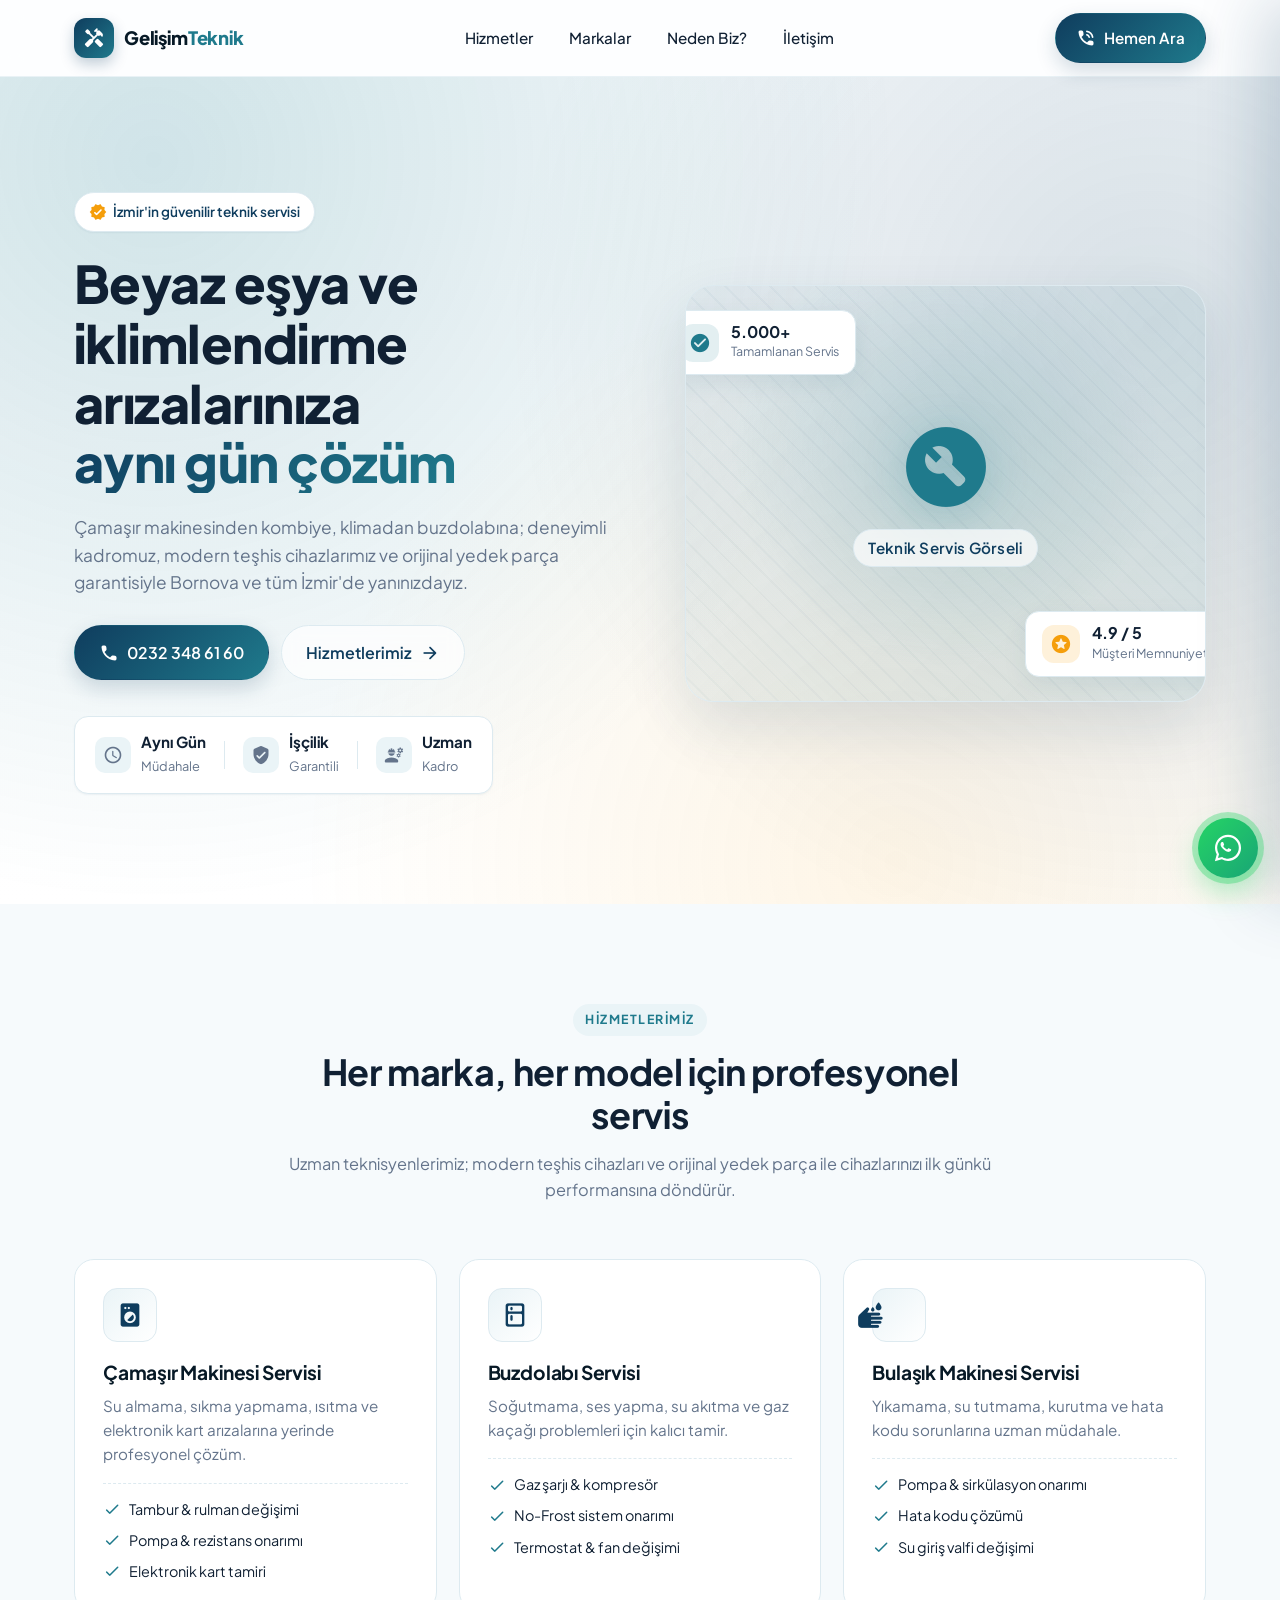
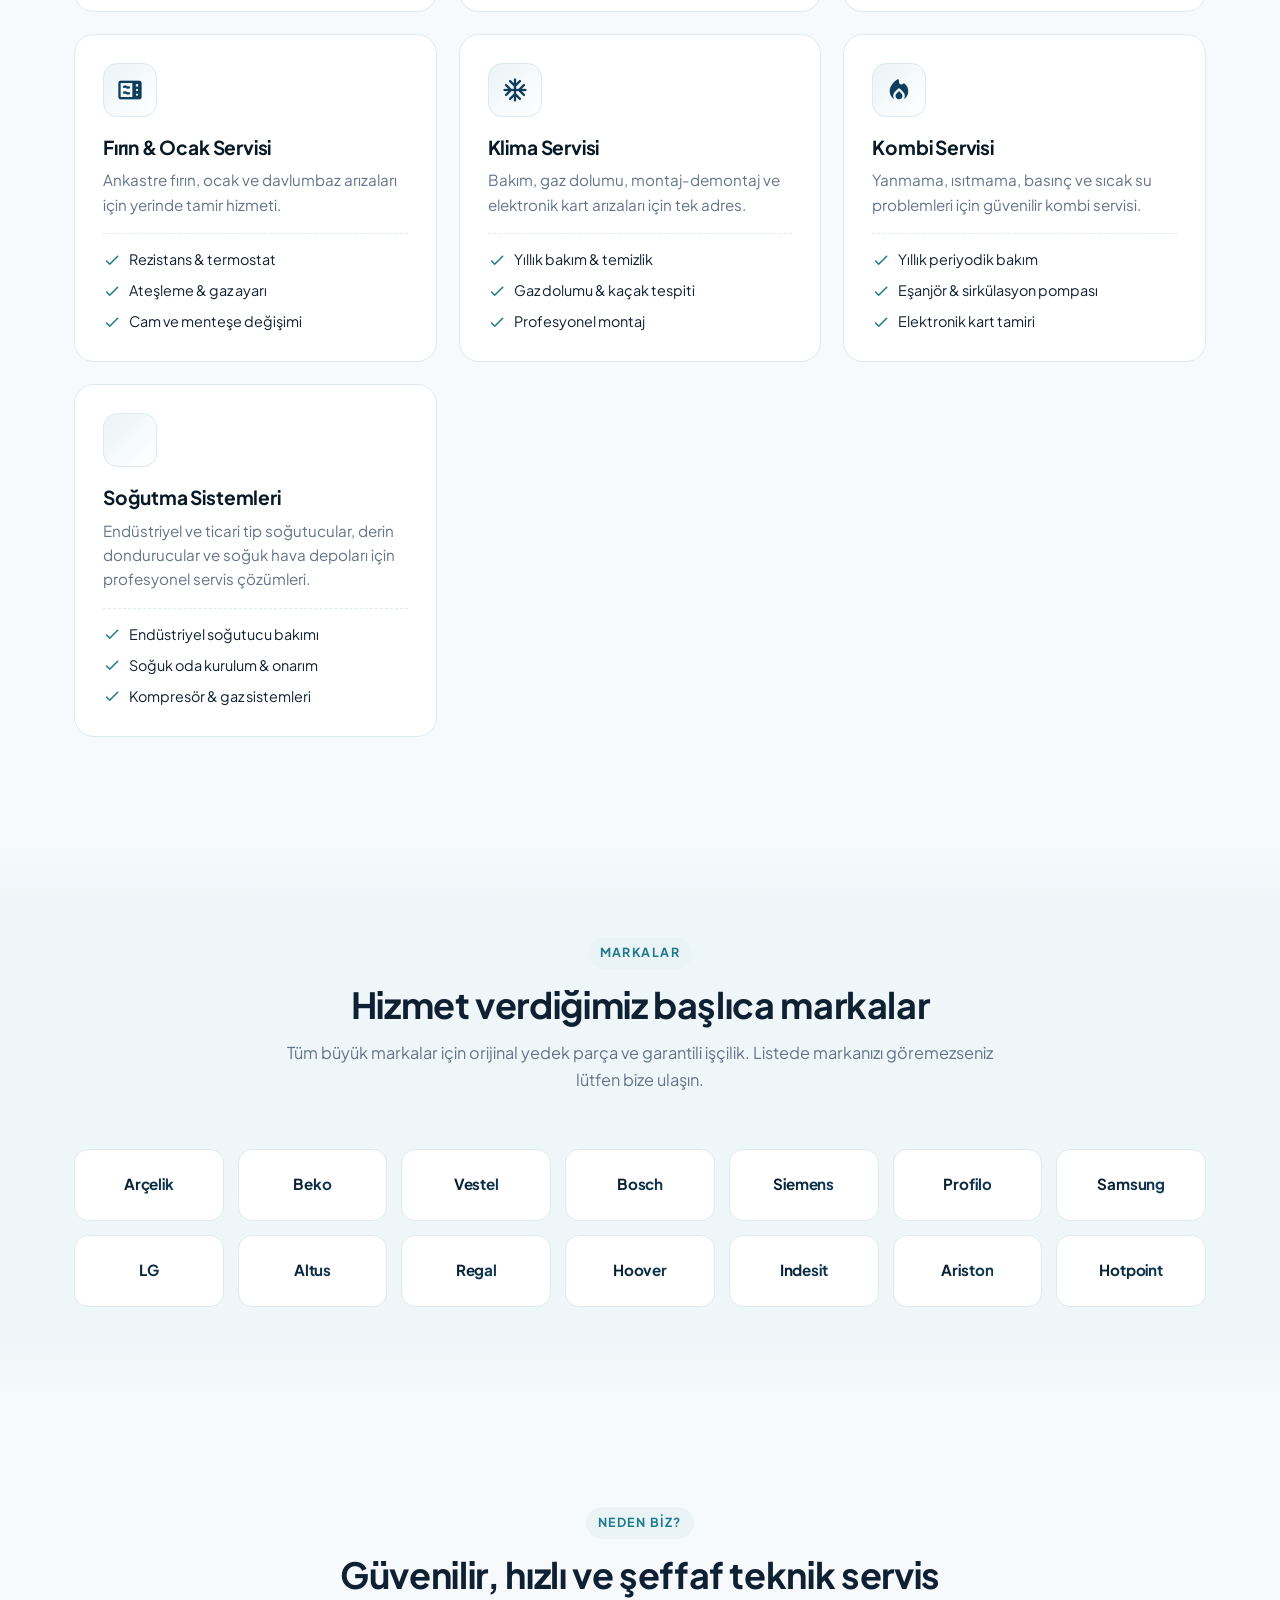
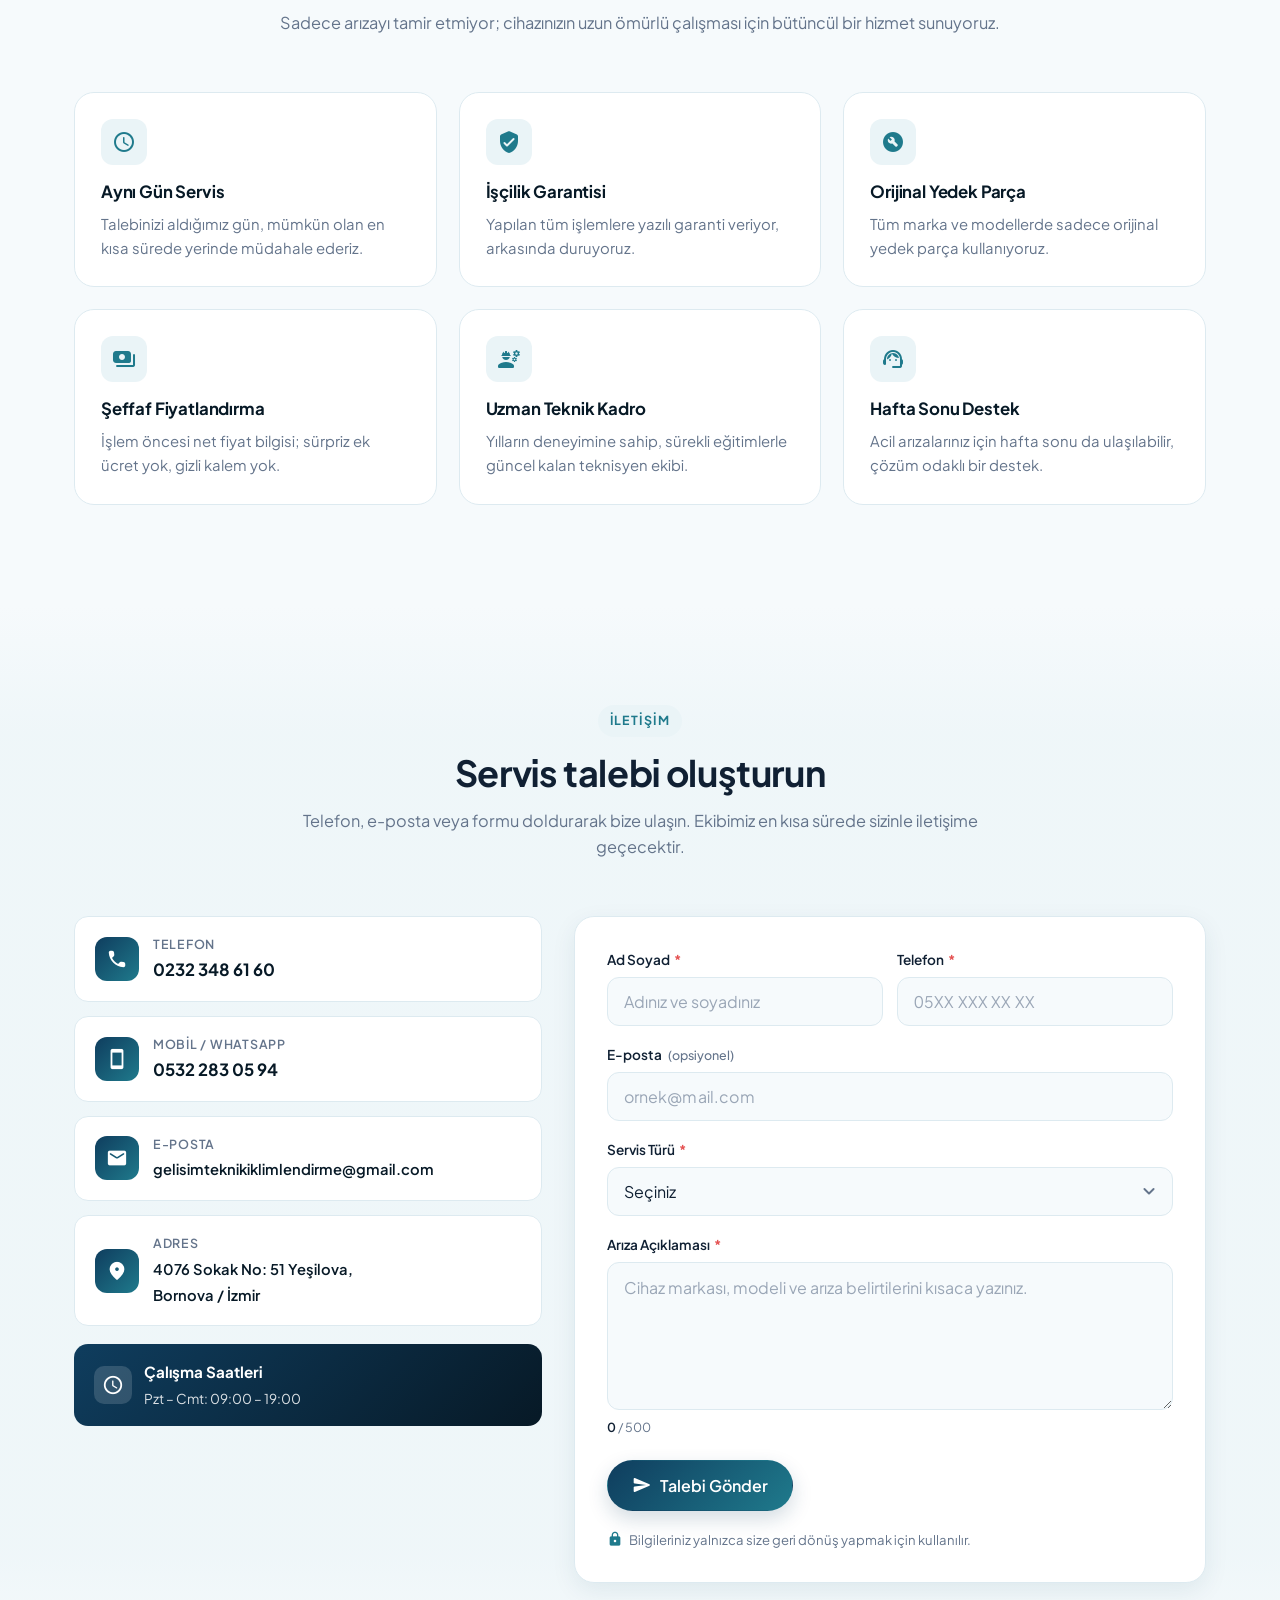
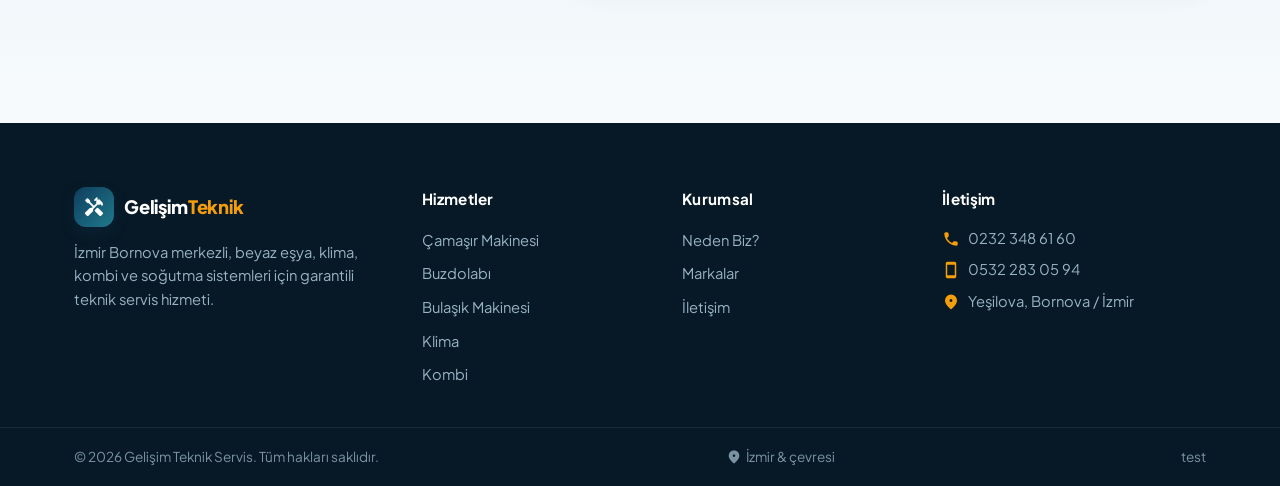
<file: index.html>
<!DOCTYPE html>
<html lang="tr">
<head>
  <meta charset="UTF-8" />
  <meta name="viewport" content="width=device-width, initial-scale=1.0" />
  <title>Gelişim Teknik Servis | İzmir Beyaz Eşya, Klima ve Kombi Servisi</title>
  <meta
    name="description"
    content="Gelişim Teknik Servis – İzmir Bornova merkezli, beyaz eşya, klima, kombi ve soğutma sistemleri için garantili, hızlı ve uzman teknik servis hizmeti."
  />

  <!-- Plus Jakarta Sans -->
  <link rel="preconnect" href="https://fonts.googleapis.com" />
  <link rel="preconnect" href="https://fonts.gstatic.com" crossorigin />
  <link
    href="https://fonts.googleapis.com/css2?family=Plus+Jakarta+Sans:wght@400;500;600;700;800&display=swap"
    rel="stylesheet"
  />

  <!-- Material Icons Round -->
  <link
    href="https://fonts.googleapis.com/icon?family=Material+Icons+Round"
    rel="stylesheet"
  />

  <!-- AOS -->
  <link href="https://unpkg.com/aos@2.3.1/dist/aos.css" rel="stylesheet" />

  <link rel="stylesheet" href="./assets/css/main.css" />
</head>
<body>
  <!-- ============ HEADER ============ -->
  <header class="site-header">
    <div class="container header-inner">
      <a href="#" class="logo" aria-label="Gelişim Teknik Servis">
        <span class="logo-mark">
          <i class="material-icons-round">handyman</i>
        </span>
        <span class="logo-text">
          Gelişim<span class="logo-text-accent">Teknik</span>
        </span>
      </a>

      <nav class="nav" aria-label="Ana menü">
        <a href="#hizmetler">Hizmetler</a>
        <a href="#markalar">Markalar</a>
        <a href="#neden-biz">Neden Biz?</a>
        <a href="#iletisim">İletişim</a>
      </nav>

      <a href="tel:02323486160" class="btn btn-primary header-cta">
        <i class="material-icons-round">phone_in_talk</i>
        Hemen Ara
      </a>

      <!-- Hamburger button (mobil) -->
      <button
        class="hamburger"
        type="button"
        id="hamburgerBtn"
        aria-label="Menüyü aç"
        aria-controls="mobileMenu"
        aria-expanded="false"
      >
        <span></span>
        <span></span>
        <span></span>
      </button>
    </div>
  </header>

  <!-- ============ MOBİL MENÜ ============ -->
  <div class="mobile-menu-backdrop" id="mobileMenuBackdrop" aria-hidden="true"></div>

  <aside class="mobile-menu" id="mobileMenu" aria-label="Mobil menü" aria-hidden="true">
    <div class="mobile-menu-head">
      <a href="#" class="logo" aria-label="Gelişim Teknik Servis">
        <span class="logo-mark">
          <i class="material-icons-round">handyman</i>
        </span>
        <span class="logo-text">
          Gelişim<span class="logo-text-accent">Teknik</span>
        </span>
      </a>
      <button
        class="mobile-menu-close"
        type="button"
        id="mobileMenuClose"
        aria-label="Menüyü kapat"
      >
        <i class="material-icons-round">close</i>
      </button>
    </div>

    <nav class="mobile-nav" aria-label="Ana menü mobil">
      <a href="#hizmetler" class="mobile-nav-link">
        <i class="material-icons-round">build</i>
        <span>Hizmetler</span>
        <i class="material-icons-round arrow">chevron_right</i>
      </a>
      <a href="#markalar" class="mobile-nav-link">
        <i class="material-icons-round">verified</i>
        <span>Markalar</span>
        <i class="material-icons-round arrow">chevron_right</i>
      </a>
      <a href="#neden-biz" class="mobile-nav-link">
        <i class="material-icons-round">workspace_premium</i>
        <span>Neden Biz?</span>
        <i class="material-icons-round arrow">chevron_right</i>
      </a>
      <a href="#iletisim" class="mobile-nav-link">
        <i class="material-icons-round">mail</i>
        <span>İletişim</span>
        <i class="material-icons-round arrow">chevron_right</i>
      </a>
    </nav>

    <div class="mobile-menu-cta">
      <a href="tel:02323486160" class="btn btn-primary btn-lg mobile-cta-btn">
        <i class="material-icons-round">phone_in_talk</i>
        0232 348 61 60
      </a>
      <a
        href="https://wa.me/905322830594"
        target="_blank"
        rel="noopener"
        class="btn btn-ghost btn-lg mobile-cta-btn mobile-cta-wa"
      >
        <i class="material-icons-round">chat</i>
        WhatsApp ile Yaz
      </a>
    </div>

    <div class="mobile-menu-info">
      <div class="mobile-info-item">
        <i class="material-icons-round">place</i>
        <span>4076 Sokak No:51 Yeşilova, Bornova / İzmir</span>
      </div>
      <div class="mobile-info-item">
        <i class="material-icons-round">schedule</i>
        <span>Pzt – Cmt: 09:00 – 19:00</span>
      </div>
    </div>
  </aside>

  <!-- ============ HERO ============ -->
  <section class="hero">
    <div class="hero-bg" aria-hidden="true"></div>

    <div class="container hero-inner">
      <div class="hero-content" data-aos="fade-right" data-aos-duration="800">
        <span class="badge">
          <i class="material-icons-round">verified</i>
          İzmir'in güvenilir teknik servisi
        </span>

        <h1>
          Beyaz eşya ve iklimlendirme arızalarınıza
          <span class="hl">aynı gün çözüm</span>
        </h1>

        <p class="hero-desc">
          Çamaşır makinesinden kombiye, klimadan buzdolabına;
          deneyimli kadromuz, modern teşhis cihazlarımız ve orijinal
          yedek parça garantisiyle Bornova ve tüm İzmir'de yanınızdayız.
        </p>

        <div class="hero-cta">
          <a href="tel:02323486160" class="btn btn-primary btn-lg">
            <i class="material-icons-round">phone</i>
            0232 348 61 60
          </a>
          <a href="#hizmetler" class="btn btn-ghost btn-lg">
            Hizmetlerimiz
            <i class="material-icons-round">arrow_forward</i>
          </a>
        </div>

        <div class="hero-meta">
          <div class="meta-item">
            <span class="meta-icon"><i class="material-icons-round">schedule</i></span>
            <div>
              <strong>Aynı Gün</strong>
              <span>Müdahale</span>
            </div>
          </div>
          <div class="meta-divider" aria-hidden="true"></div>
          <div class="meta-item">
            <span class="meta-icon"><i class="material-icons-round">verified_user</i></span>
            <div>
              <strong>İşçilik</strong>
              <span>Garantili</span>
            </div>
          </div>
          <div class="meta-divider" aria-hidden="true"></div>
          <div class="meta-item">
            <span class="meta-icon"><i class="material-icons-round">engineering</i></span>
            <div>
              <strong>Uzman</strong>
              <span>Kadro</span>
            </div>
          </div>
        </div>
      </div>

      <div class="hero-visual" data-aos="fade-left" data-aos-duration="900">
        <div class="hero-card">
          <div class="hero-card-img">
            <i class="material-icons-round hero-card-icon">build_circle</i>
            <span class="hero-card-label">Teknik Servis Görseli</span>
          </div>

          <div class="floating-card floating-1">
            <span class="floating-icon ok">
              <i class="material-icons-round">check_circle</i>
            </span>
            <div>
              <strong>5.000+</strong>
              <span>Tamamlanan Servis</span>
            </div>
          </div>

          <div class="floating-card floating-2">
            <span class="floating-icon star">
              <i class="material-icons-round">stars</i>
            </span>
            <div>
              <strong>4.9 / 5</strong>
              <span>Müşteri Memnuniyeti</span>
            </div>
          </div>
        </div>
      </div>
    </div>
  </section>

  <!-- ============ HİZMETLER ============ -->
  <section class="section" id="hizmetler">
    <div class="container">
      <div class="section-head" data-aos="fade-up">
        <span class="eyebrow">Hizmetlerimiz</span>
        <h2>Her marka, her model için profesyonel servis</h2>
        <p>
          Uzman teknisyenlerimiz; modern teşhis cihazları ve orijinal
          yedek parça ile cihazlarınızı ilk günkü performansına döndürür.
        </p>
      </div>

      <div class="services-grid">
        <article class="service-card" data-aos="fade-up" data-aos-delay="0">
          <div class="service-icon"><i class="material-icons-round">local_laundry_service</i></div>
          <h3>Çamaşır Makinesi Servisi</h3>
          <p>Su almama, sıkma yapmama, ısıtma ve elektronik kart arızalarına yerinde profesyonel çözüm.</p>
          <ul class="fault-list">
            <li><i class="material-icons-round">check</i>Tambur & rulman değişimi</li>
            <li><i class="material-icons-round">check</i>Pompa & rezistans onarımı</li>
            <li><i class="material-icons-round">check</i>Elektronik kart tamiri</li>
          </ul>
        </article>

        <article class="service-card" data-aos="fade-up" data-aos-delay="60">
          <div class="service-icon"><i class="material-icons-round">kitchen</i></div>
          <h3>Buzdolabı Servisi</h3>
          <p>Soğutmama, ses yapma, su akıtma ve gaz kaçağı problemleri için kalıcı tamir.</p>
          <ul class="fault-list">
            <li><i class="material-icons-round">check</i>Gaz şarjı & kompresör</li>
            <li><i class="material-icons-round">check</i>No-Frost sistem onarımı</li>
            <li><i class="material-icons-round">check</i>Termostat & fan değişimi</li>
          </ul>
        </article>

        <article class="service-card" data-aos="fade-up" data-aos-delay="120">
          <div class="service-icon"><i class="material-icons-round">dishwasher_gen</i></div>
          <h3>Bulaşık Makinesi Servisi</h3>
          <p>Yıkamama, su tutmama, kurutma ve hata kodu sorunlarına uzman müdahale.</p>
          <ul class="fault-list">
            <li><i class="material-icons-round">check</i>Pompa & sirkülasyon onarımı</li>
            <li><i class="material-icons-round">check</i>Hata kodu çözümü</li>
            <li><i class="material-icons-round">check</i>Su giriş valfi değişimi</li>
          </ul>
        </article>

        <article class="service-card" data-aos="fade-up" data-aos-delay="0">
          <div class="service-icon"><i class="material-icons-round">microwave</i></div>
          <h3>Fırın & Ocak Servisi</h3>
          <p>Ankastre fırın, ocak ve davlumbaz arızaları için yerinde tamir hizmeti.</p>
          <ul class="fault-list">
            <li><i class="material-icons-round">check</i>Rezistans & termostat</li>
            <li><i class="material-icons-round">check</i>Ateşleme & gaz ayarı</li>
            <li><i class="material-icons-round">check</i>Cam ve menteşe değişimi</li>
          </ul>
        </article>

        <article class="service-card" data-aos="fade-up" data-aos-delay="60">
          <div class="service-icon"><i class="material-icons-round">ac_unit</i></div>
          <h3>Klima Servisi</h3>
          <p>Bakım, gaz dolumu, montaj-demontaj ve elektronik kart arızaları için tek adres.</p>
          <ul class="fault-list">
            <li><i class="material-icons-round">check</i>Yıllık bakım & temizlik</li>
            <li><i class="material-icons-round">check</i>Gaz dolumu & kaçak tespiti</li>
            <li><i class="material-icons-round">check</i>Profesyonel montaj</li>
          </ul>
        </article>

        <article class="service-card" data-aos="fade-up" data-aos-delay="120">
          <div class="service-icon"><i class="material-icons-round">local_fire_department</i></div>
          <h3>Kombi Servisi</h3>
          <p>Yanmama, ısıtmama, basınç ve sıcak su problemleri için güvenilir kombi servisi.</p>
          <ul class="fault-list">
            <li><i class="material-icons-round">check</i>Yıllık periyodik bakım</li>
            <li><i class="material-icons-round">check</i>Eşanjör & sirkülasyon pompası</li>
            <li><i class="material-icons-round">check</i>Elektronik kart tamiri</li>
          </ul>
        </article>

        <article class="service-card service-card-wide" data-aos="fade-up" data-aos-delay="0">
          <div class="service-icon"><i class="material-icons-round">mode_cool</i></div>
          <h3>Soğutma Sistemleri</h3>
          <p>Endüstriyel ve ticari tip soğutucular, derin dondurucular ve soğuk hava depoları için profesyonel servis çözümleri.</p>
          <ul class="fault-list">
            <li><i class="material-icons-round">check</i>Endüstriyel soğutucu bakımı</li>
            <li><i class="material-icons-round">check</i>Soğuk oda kurulum & onarım</li>
            <li><i class="material-icons-round">check</i>Kompresör & gaz sistemleri</li>
          </ul>
        </article>
      </div>
    </div>
  </section>

  <!-- ============ MARKALAR ============ -->
  <section class="section section-soft" id="markalar">
    <div class="container">
      <div class="section-head" data-aos="fade-up">
        <span class="eyebrow">Markalar</span>
        <h2>Hizmet verdiğimiz başlıca markalar</h2>
        <p>Tüm büyük markalar için orijinal yedek parça ve garantili işçilik. Listede markanızı göremezseniz lütfen bize ulaşın.</p>
      </div>

      <div class="brands-grid" data-aos="fade-up">
        <div class="brand-chip"><span>Arçelik</span></div>
        <div class="brand-chip"><span>Beko</span></div>
        <div class="brand-chip"><span>Vestel</span></div>
        <div class="brand-chip"><span>Bosch</span></div>
        <div class="brand-chip"><span>Siemens</span></div>
        <div class="brand-chip"><span>Profilo</span></div>
        <div class="brand-chip"><span>Samsung</span></div>
        <div class="brand-chip"><span>LG</span></div>
        <div class="brand-chip"><span>Altus</span></div>
        <div class="brand-chip"><span>Regal</span></div>
        <div class="brand-chip"><span>Hoover</span></div>
        <div class="brand-chip"><span>Indesit</span></div>
        <div class="brand-chip"><span>Ariston</span></div>
        <div class="brand-chip"><span>Hotpoint</span></div>
      </div>
    </div>
  </section>

  <!-- ============ NEDEN BİZ ============ -->
  <section class="section" id="neden-biz">
    <div class="container">
      <div class="section-head" data-aos="fade-up">
        <span class="eyebrow">Neden Biz?</span>
        <h2>Güvenilir, hızlı ve şeffaf teknik servis</h2>
        <p>Sadece arızayı tamir etmiyor; cihazınızın uzun ömürlü çalışması için bütüncül bir hizmet sunuyoruz.</p>
      </div>

      <div class="benefits-grid">
        <div class="benefit-card" data-aos="fade-up" data-aos-delay="0">
          <span class="benefit-icon"><i class="material-icons-round">schedule</i></span>
          <h4>Aynı Gün Servis</h4>
          <p>Talebinizi aldığımız gün, mümkün olan en kısa sürede yerinde müdahale ederiz.</p>
        </div>
        <div class="benefit-card" data-aos="fade-up" data-aos-delay="60">
          <span class="benefit-icon"><i class="material-icons-round">verified_user</i></span>
          <h4>İşçilik Garantisi</h4>
          <p>Yapılan tüm işlemlere yazılı garanti veriyor, arkasında duruyoruz.</p>
        </div>
        <div class="benefit-card" data-aos="fade-up" data-aos-delay="120">
          <span class="benefit-icon"><i class="material-icons-round">build_circle</i></span>
          <h4>Orijinal Yedek Parça</h4>
          <p>Tüm marka ve modellerde sadece orijinal yedek parça kullanıyoruz.</p>
        </div>
        <div class="benefit-card" data-aos="fade-up" data-aos-delay="0">
          <span class="benefit-icon"><i class="material-icons-round">payments</i></span>
          <h4>Şeffaf Fiyatlandırma</h4>
          <p>İşlem öncesi net fiyat bilgisi; sürpriz ek ücret yok, gizli kalem yok.</p>
        </div>
        <div class="benefit-card" data-aos="fade-up" data-aos-delay="60">
          <span class="benefit-icon"><i class="material-icons-round">engineering</i></span>
          <h4>Uzman Teknik Kadro</h4>
          <p>Yılların deneyimine sahip, sürekli eğitimlerle güncel kalan teknisyen ekibi.</p>
        </div>
        <div class="benefit-card" data-aos="fade-up" data-aos-delay="120">
          <span class="benefit-icon"><i class="material-icons-round">support_agent</i></span>
          <h4>Hafta Sonu Destek</h4>
          <p>Acil arızalarınız için hafta sonu da ulaşılabilir, çözüm odaklı bir destek.</p>
        </div>
      </div>
    </div>
  </section>

  <!-- ============ İLETİŞİM ============ -->
  <section class="section section-soft" id="iletisim">
    <div class="container">
      <div class="section-head" data-aos="fade-up">
        <span class="eyebrow">İletişim</span>
        <h2>Servis talebi oluşturun</h2>
        <p>Telefon, e-posta veya formu doldurarak bize ulaşın. Ekibimiz en kısa sürede sizinle iletişime geçecektir.</p>
      </div>

      <div class="contact-grid">
        <!-- Sol kolon: bilgiler -->
        <aside class="contact-info" data-aos="fade-right">
          <div class="info-card">
            <span class="info-icon"><i class="material-icons-round">phone</i></span>
            <div>
              <span class="info-label">Telefon</span>
              <a href="tel:02323486160" class="info-value">0232 348 61 60</a>
            </div>
          </div>

          <div class="info-card">
            <span class="info-icon"><i class="material-icons-round">smartphone</i></span>
            <div>
              <span class="info-label">Mobil / WhatsApp</span>
              <a href="tel:05322830594" class="info-value">0532 283 05 94</a>
            </div>
          </div>

          <div class="info-card">
            <span class="info-icon"><i class="material-icons-round">mail</i></span>
            <div>
              <span class="info-label">E-posta</span>
              <a href="mailto:gelisimteknikiklimlendirme@gmail.com" class="info-value info-value-sm"
                >gelisimteknikiklimlendirme@gmail.com</a>
            </div>
          </div>

          <div class="info-card">
            <span class="info-icon"><i class="material-icons-round">location_on</i></span>
            <div>
              <span class="info-label">Adres</span>
              <span class="info-value info-value-sm">
                4076 Sokak No: 51 Yeşilova,<br />Bornova / İzmir
              </span>
            </div>
          </div>

          <div class="info-hours">
            <i class="material-icons-round">schedule</i>
            <div>
              <strong>Çalışma Saatleri</strong>
              <span>Pzt – Cmt: 09:00 – 19:00</span>
            </div>
          </div>
        </aside>

        <!-- Sağ kolon: form -->
        <form class="contact-form" id="contactForm" data-aos="fade-left" novalidate>
          <div class="form-row">
            <div class="form-group">
              <label for="name">Ad Soyad <span class="req">*</span></label>
              <input
                type="text"
                id="name"
                name="name"
                placeholder="Adınız ve soyadınız"
                autocomplete="name"
                minlength="3"
                maxlength="60"
                pattern="[A-Za-zÇĞİıÖŞÜçğıöşü\s'\-]{3,60}"
                oninput="this.value=this.value.replace(/[^A-Za-zÇĞİıÖŞÜçğıöşü\s'\-]/g,'')"
                required
                data-error-required="Ad soyad alanı boş bırakılamaz."
                data-error-minlength="Ad soyad en az 3 karakter olmalıdır."
                data-error-pattern="Lütfen geçerli bir ad soyad giriniz (sadece harfler)."
              />
              <span class="form-error" data-error-for="name"></span>
            </div>

            <div class="form-group">
              <label for="phone">Telefon <span class="req">*</span></label>
              <input
                type="tel"
                id="phone"
                name="phone"
                placeholder="05XX XXX XX XX"
                autocomplete="tel"
                inputmode="numeric"
                maxlength="11"
                minlength="10"
                pattern="0[0-9]{9,10}"
                oninput="this.value=this.value.replace(/\D/g,'').slice(0,11)"
                onkeydown="if(['e','E','+','-','.',',',' '].includes(event.key))event.preventDefault()"
                required
                data-error-required="Telefon numarası boş bırakılamaz."
                data-error-minlength="Telefon numarası en az 10 haneli olmalıdır."
                data-error-pattern="Lütfen geçerli bir telefon numarası giriniz (örn: 05XX XXX XX XX)."
              />
              <span class="form-error" data-error-for="phone"></span>
            </div>
          </div>

          <div class="form-group">
            <label for="email">E-posta <span class="optional">(opsiyonel)</span></label>
            <input
              type="email"
              id="email"
              name="email"
              placeholder="ornek@mail.com"
              autocomplete="email"
              inputmode="email"
              maxlength="80"
              data-error-typemismatch="Lütfen geçerli bir e-posta adresi giriniz."
              data-error-pattern="Lütfen geçerli bir e-posta adresi giriniz."
              data-error-required="E-posta alanı boş bırakılamaz."
            />
            <span class="form-error" data-error-for="email"></span>
          </div>

          <div class="form-group">
            <label for="service">Servis Türü <span class="req">*</span></label>
            <div class="select-wrap">
              <select
                id="service"
                name="service"
                required
                data-error-required="Lütfen bir servis türü seçiniz."
              >
                <option value="">Seçiniz</option>
                <option>Çamaşır Makinesi</option>
                <option>Buzdolabı</option>
                <option>Bulaşık Makinesi</option>
                <option>Fırın & Ocak</option>
                <option>Klima</option>
                <option>Kombi</option>
                <option>Soğutma Sistemleri</option>
              </select>
              <i class="material-icons-round select-caret">expand_more</i>
            </div>
            <span class="form-error" data-error-for="service"></span>
          </div>

          <div class="form-group">
            <label for="message">Arıza Açıklaması <span class="req">*</span></label>
            <textarea
              id="message"
              name="message"
              rows="5"
              maxlength="500"
              minlength="10"
              placeholder="Cihaz markası, modeli ve arıza belirtilerini kısaca yazınız."
              required
              data-error-required="Lütfen arıza açıklamasını giriniz."
              data-error-minlength="Açıklama en az 10 karakter olmalıdır."
            ></textarea>
            <div class="form-meta">
              <span class="form-error" data-error-for="message"></span>
              <span class="form-counter"><span id="msgCount">0</span> / 500</span>
            </div>
          </div>

          <button type="submit" class="btn btn-primary btn-lg form-submit">
            <i class="material-icons-round">send</i>
            Talebi Gönder
          </button>

          <p class="form-success" id="formSuccess">
            <i class="material-icons-round">check_circle</i>
            Talebiniz alındı. En kısa sürede sizinle iletişime geçeceğiz.
          </p>

          <p class="form-note">
            <i class="material-icons-round">lock</i>
            Bilgileriniz yalnızca size geri dönüş yapmak için kullanılır.
          </p>
        </form>
      </div>
    </div>
  </section>

  <!-- ============ FOOTER ============ -->
  <footer class="site-footer">
    <div class="container footer-inner">
      <div class="footer-brand">
        <a href="#" class="logo logo-light">
          <span class="logo-mark"><i class="material-icons-round">handyman</i></span>
          <span class="logo-text">Gelişim<span class="logo-text-accent">Teknik</span></span>
        </a>
        <p>İzmir Bornova merkezli, beyaz eşya, klima, kombi ve soğutma sistemleri için garantili teknik servis hizmeti.</p>
      </div>

      <div class="footer-col">
        <h5>Hizmetler</h5>
        <ul>
          <li><a href="#hizmetler">Çamaşır Makinesi</a></li>
          <li><a href="#hizmetler">Buzdolabı</a></li>
          <li><a href="#hizmetler">Bulaşık Makinesi</a></li>
          <li><a href="#hizmetler">Klima</a></li>
          <li><a href="#hizmetler">Kombi</a></li>
        </ul>
      </div>

      <div class="footer-col">
        <h5>Kurumsal</h5>
        <ul>
          <li><a href="#neden-biz">Neden Biz?</a></li>
          <li><a href="#markalar">Markalar</a></li>
          <li><a href="#iletisim">İletişim</a></li>
        </ul>
      </div>

      <div class="footer-col">
        <h5>İletişim</h5>
        <ul class="footer-contact">
          <li><i class="material-icons-round">phone</i> 0232 348 61 60</li>
          <li><i class="material-icons-round">smartphone</i> 0532 283 05 94</li>
          <li><i class="material-icons-round">place</i> Yeşilova, Bornova / İzmir</li>
        </ul>
      </div>
    </div>

    <div class="footer-bottom">
      <div class="container footer-bottom-inner">
        <span>© 2026 Gelişim Teknik Servis. Tüm hakları saklıdır.</span>
        <span class="footer-region"><i class="material-icons-round">place</i> İzmir & çevresi</span>
         <span ><a href="./index-Second.html" target="_blank">test</a></span>
    </div>
    </div>
  </footer>

  <!-- ============ WHATSAPP FLOATING ============ -->
  <a
    href="https://wa.me/905322830594"
    target="_blank"
    rel="noopener"
    class="whatsapp-float"
    aria-label="WhatsApp ile iletişime geç"
  >
    <svg viewBox="0 0 32 32" width="28" height="28" aria-hidden="true">
      <path fill="currentColor" d="M19.11 17.21c-.3-.15-1.78-.88-2.06-.98-.28-.1-.48-.15-.68.15-.2.3-.78.98-.96 1.18-.18.2-.35.22-.65.07-.3-.15-1.27-.47-2.42-1.5-.9-.8-1.5-1.78-1.67-2.08-.18-.3-.02-.46.13-.61.13-.13.3-.35.45-.52.15-.18.2-.3.3-.5.1-.2.05-.37-.02-.52-.07-.15-.68-1.62-.92-2.22-.24-.6-.5-.5-.68-.5h-.58c-.2 0-.52.07-.8.37-.27.3-1.05 1.02-1.05 2.5 0 1.47 1.07 2.9 1.22 3.1.15.2 2.1 3.2 5.1 4.48.71.3 1.27.49 1.7.62.71.23 1.36.2 1.87.12.57-.08 1.78-.72 2.03-1.42.25-.7.25-1.3.18-1.43-.08-.13-.28-.2-.58-.35z" />
      <path fill="currentColor" d="M26.65 5.34A14.86 14.86 0 0 0 16.02.93C7.83.93 1.16 7.6 1.16 15.79c0 2.62.69 5.18 2 7.43L1 31.07l7.99-2.1a14.84 14.84 0 0 0 7.04 1.79h.01c8.19 0 14.86-6.66 14.86-14.86a14.78 14.78 0 0 0-4.25-10.56zM16.04 28.27h-.01c-2.22 0-4.4-.6-6.3-1.72l-.45-.27-4.74 1.24 1.27-4.62-.3-.47a12.32 12.32 0 0 1-1.9-6.64c0-6.81 5.55-12.36 12.37-12.36 3.3 0 6.4 1.29 8.74 3.62a12.27 12.27 0 0 1 3.62 8.75c0 6.81-5.55 12.37-12.3 12.37z" />
    </svg>
  </a>

  <!-- AOS -->
  <script src="https://unpkg.com/aos@2.3.1/dist/aos.js"></script>
  <script src="./assets/js/main.js"></script>

</body>
</html>
</file>
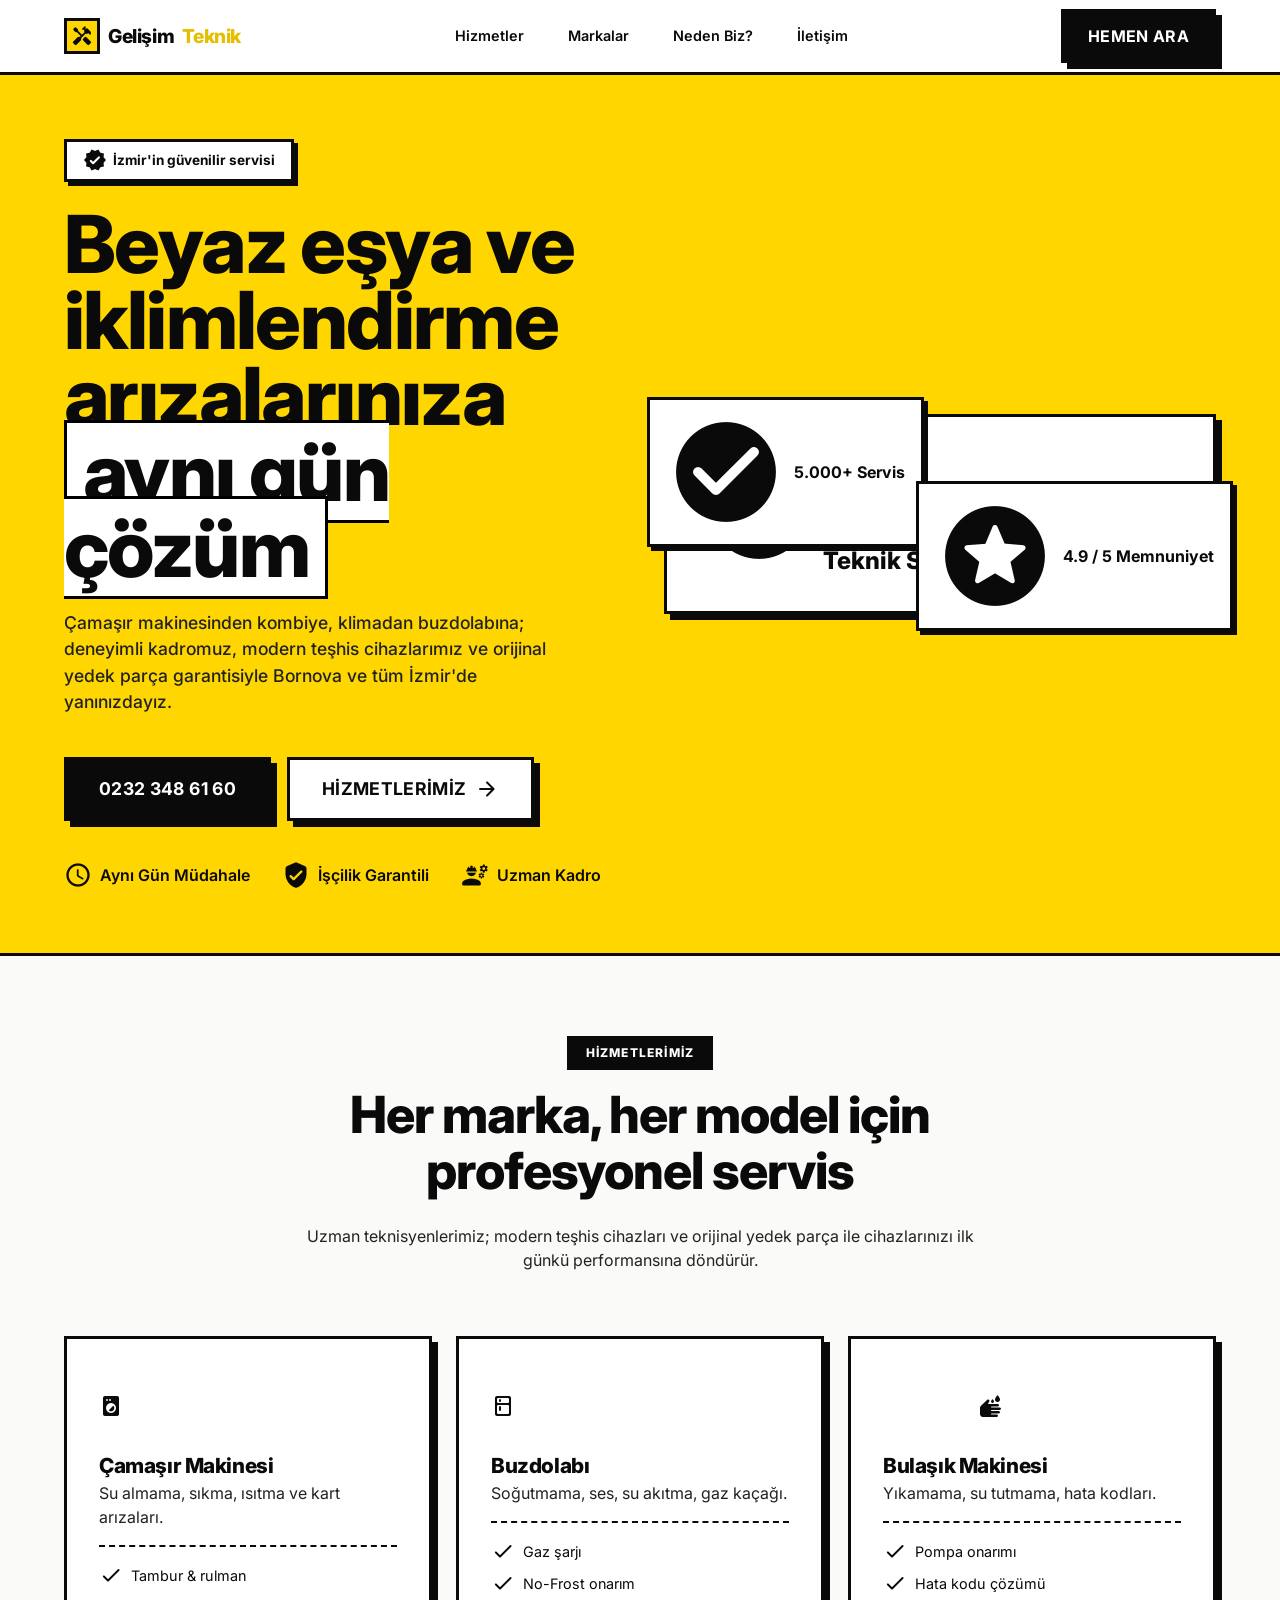
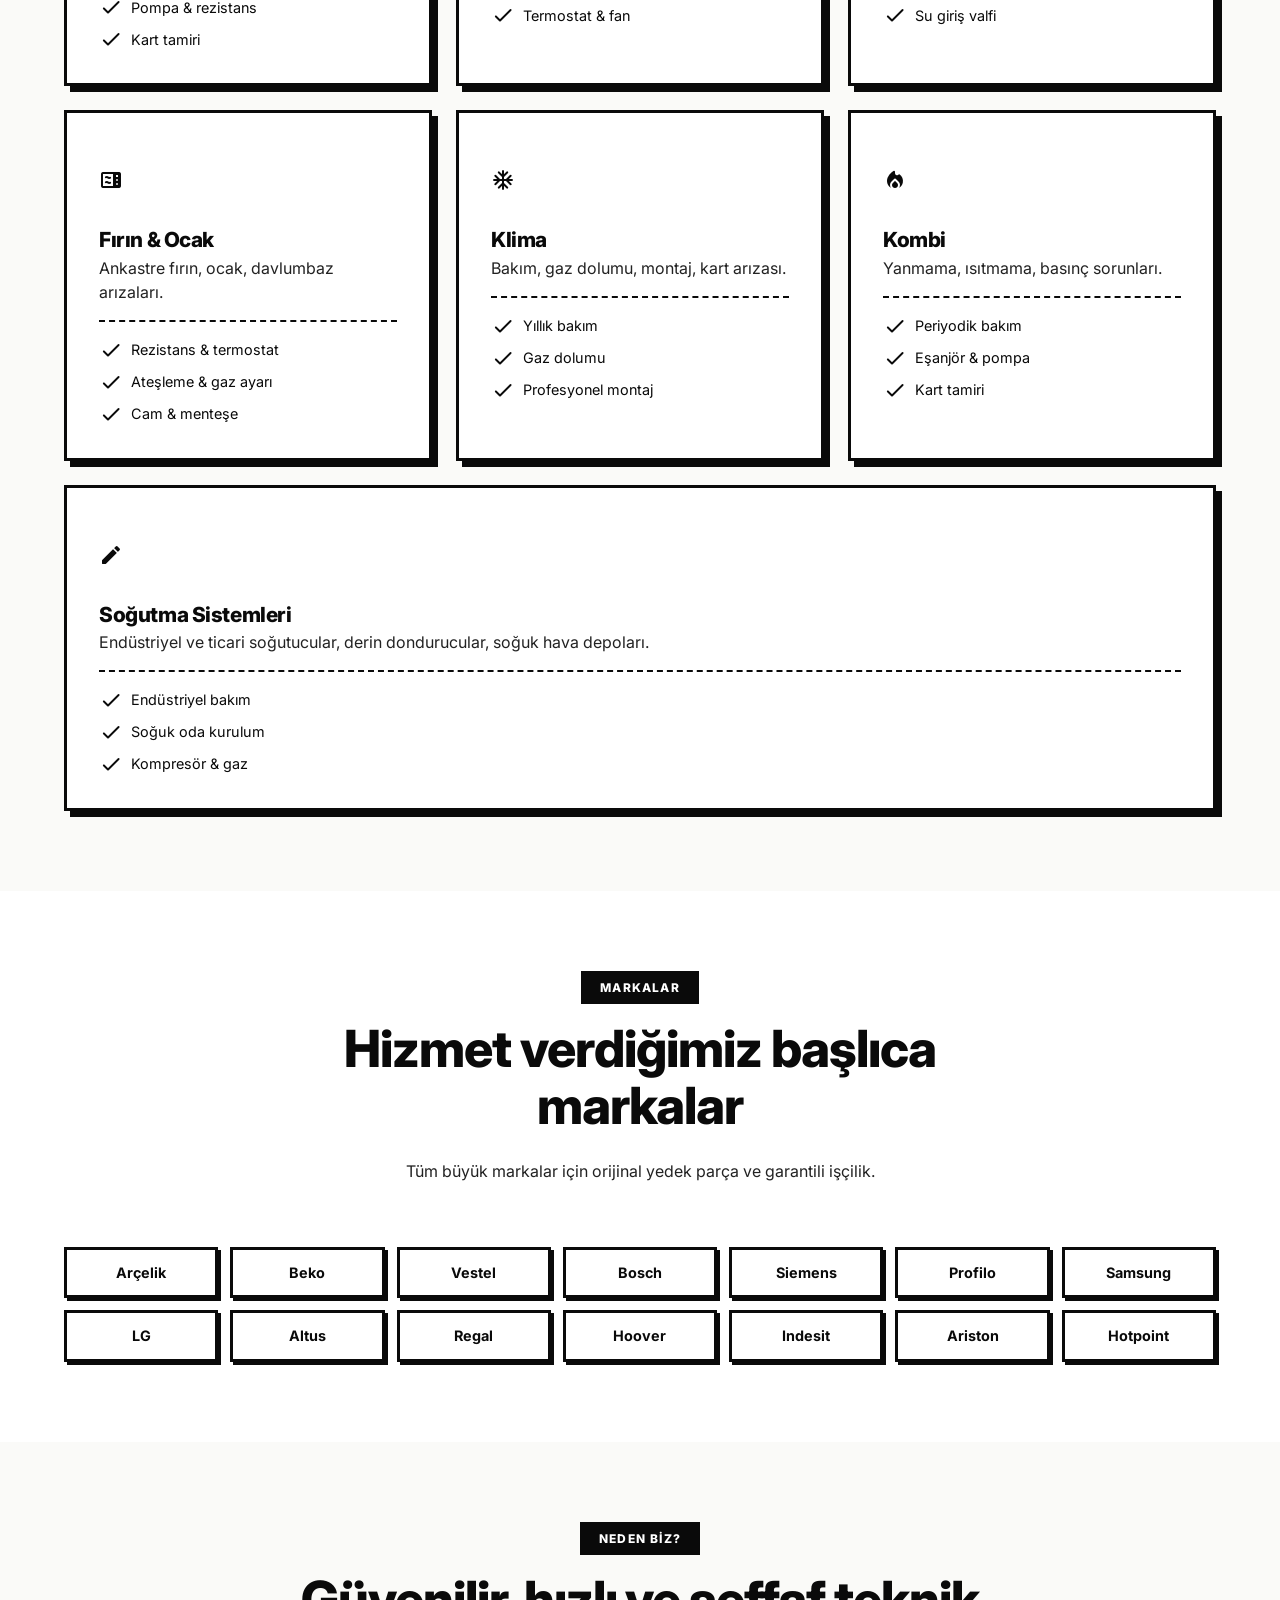
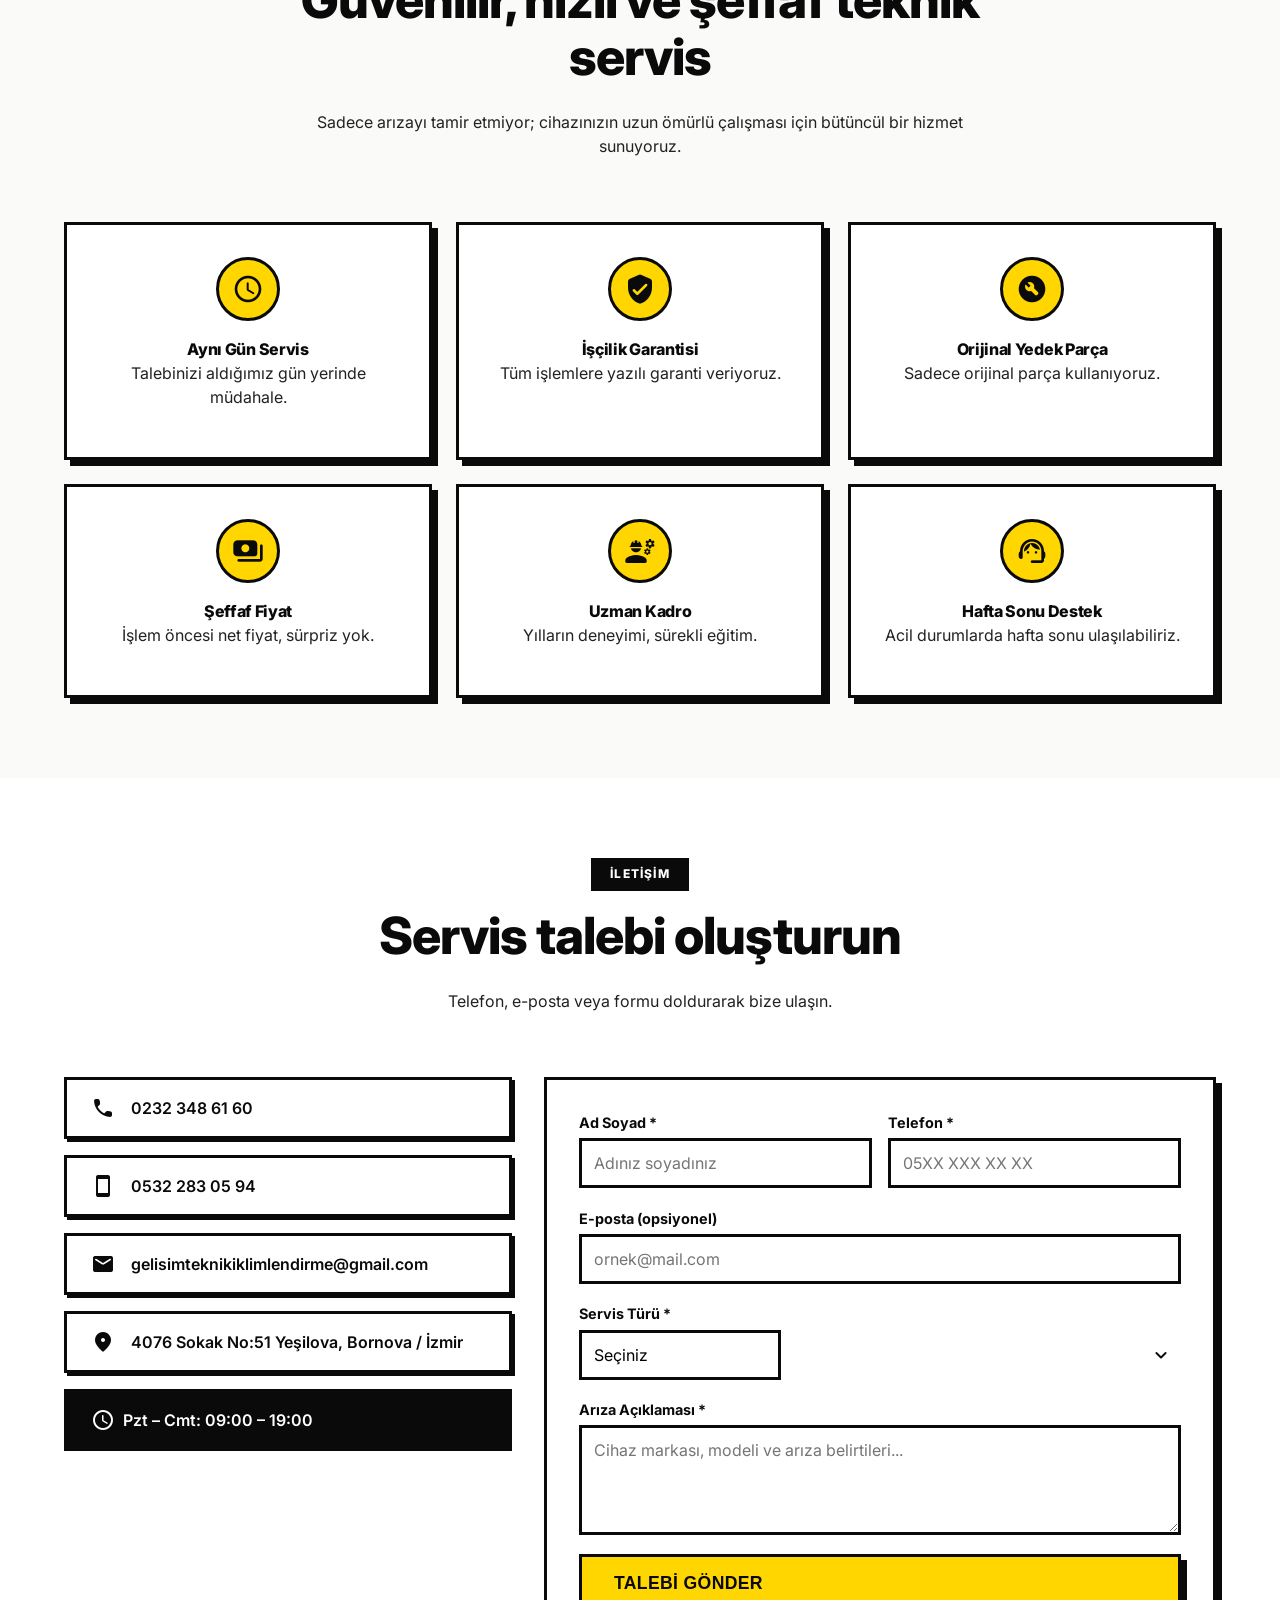
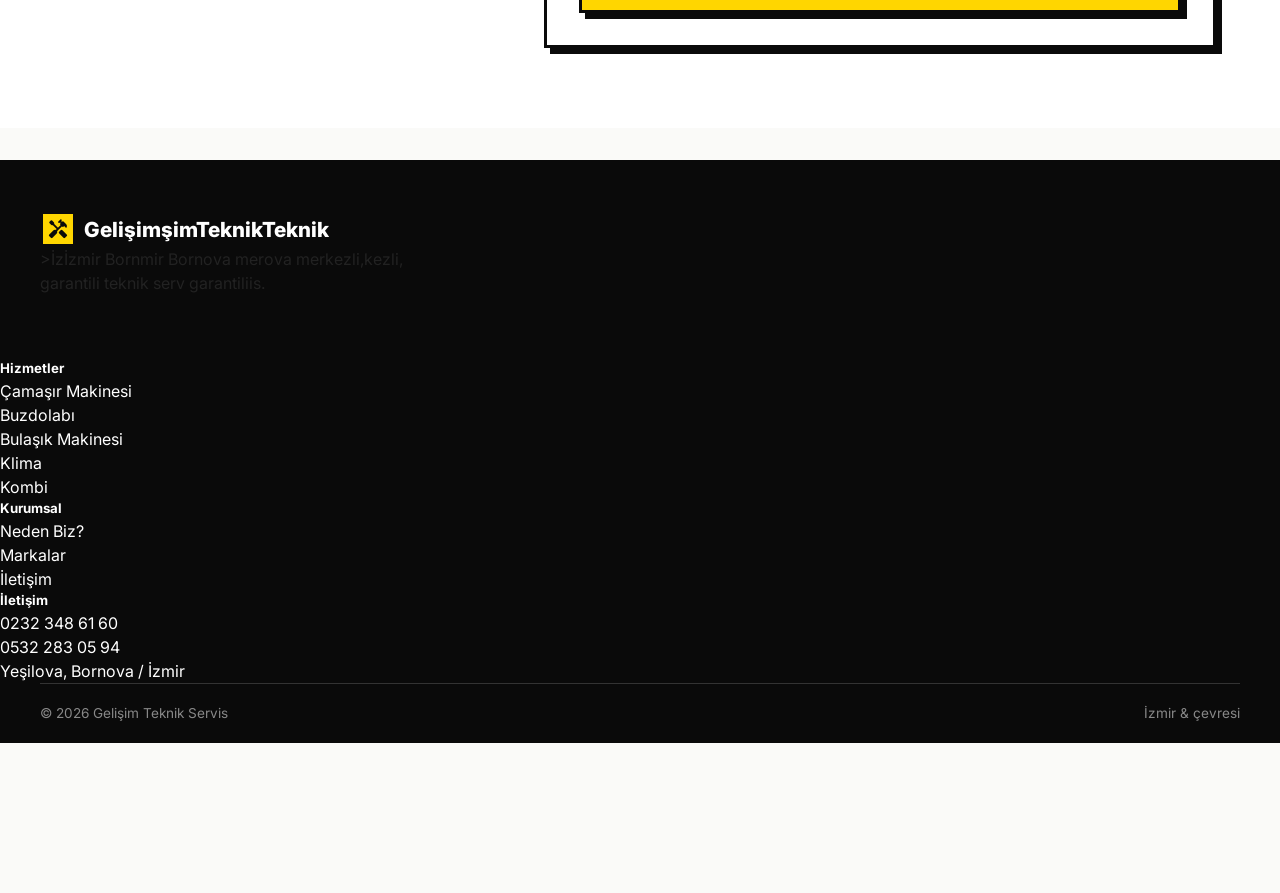
<file: index-Fourth.html>
<!DOCTYPE html>
<html lang="tr">
<head>
  <meta charset="UTF-8" />
  <meta name="viewport" content="width=device-width, initial-scale=1.0" />
  <title>Gelişim Teknik Servis | İzmir Beyaz Eşya, Klima ve Kombi Servisi</title>
  <meta name="description" content="Gelişim Teknik Servis – İzmir Bornova merkezli, beyaz eşya, klima, kombi ve soğutma sistemleri için garantili, hızlı ve uzman teknik servis hizmeti." />

  <link rel="preconnect" href="https://fonts.googleapis.com" />
  <link rel="preconnect" href="https://fonts.gstatic.com" crossorigin />
  <link href="https://fonts.googleapis.com/css2?family=Inter:opsz,wght@14..32,400;14..32,500;14..32,600;14..32,700;14..32,800&display=swap" rel="stylesheet" />

  <link href="https://fonts.googleapis.com/icon?family=Material+Icons+Round" rel="stylesheet" />
  <link href="https://unpkg.com/aos@2.3.1/dist/aos.css" rel="stylesheet" />

  <style>
    :root {
      --ink: #0a0a0a;
      --paper: #fafaf8;
      --yellow: #ffd600;
      --yellow-dark: #e6be00;
      --red: #ff3b30;
      --blue: #007aff;
      --border: 3px solid var(--ink);
      --shadow: 6px 6px 0 var(--ink);
      --shadow-hover: 10px 10px 0 var(--ink);
      --radius: 0px;
      --transition: 0.15s ease;
      --container: 1200px;
    }

    * { box-sizing: border-box; margin: 0; padding: 0; }
    html { scroll-behavior: smooth; }

    body {
      font-family: "Inter", system-ui, sans-serif;
      font-size: 16px;
      line-height: 1.5;
      color: var(--ink);
      background: var(--paper);
      -webkit-font-smoothing: antialiased;
    }

    img, svg { display: block; max-width: 100%; }
    a { color: inherit; text-decoration: none; }
    ul { list-style: none; padding: 0; }

    h1, h2, h3, h4 { font-weight: 800; color: var(--ink); letter-spacing: -0.02em; }
    h1 { font-size: clamp(2.5rem, 8vw, 5rem); line-height: 0.95; }
    h2 { font-size: clamp(1.8rem, 5vw, 3.2rem); line-height: 1.1; margin-bottom: 0.5em; }
    h3 { font-size: 1.3rem; }
    p { color: #222; margin-bottom: 1em; font-size: 1rem; }

    .container { width: 100%; max-width: var(--container); margin: 0 auto; padding: 0 1.5rem; }

    /* Buttons */
    .btn {
      display: inline-flex; align-items: center; gap: 8px;
      padding: 0.75rem 1.5rem;
      font-weight: 700; font-size: 1rem;
      border: var(--border); background: var(--ink); color: #fff;
      box-shadow: var(--shadow); transition: all var(--transition);
      text-transform: uppercase; letter-spacing: 0.02em;
      cursor: pointer; white-space: nowrap;
    }
    .btn:hover { background: var(--yellow); color: var(--ink); border-color: var(--ink); box-shadow: var(--shadow-hover); transform: translate(-2px, -2px); }
    .btn-yellow { background: var(--yellow); color: var(--ink); }
    .btn-white { background: #fff; color: var(--ink); }
    .btn-lg { padding: 1rem 2rem; font-size: 1.1rem; }

    /* Header */
    .site-header {
      border-bottom: var(--border); background: #fff;
      position: sticky; top: 0; z-index: 100;
    }
    .header-inner {
      display: flex; align-items: center; justify-content: space-between;
      height: 72px; gap: 1rem;
    }
    .logo {
      display: inline-flex; align-items: center; gap: 8px;
      font-weight: 800; font-size: 1.2rem; color: var(--ink);
      letter-spacing: -0.02em;
    }
    .logo-square {
      width: 36px; height: 36px; background: var(--yellow);
      border: var(--border); display: flex; align-items: center; justify-content: center;
    }
    .logo-square .material-icons-round { font-size: 22px; color: var(--ink); }
    .nav { display: flex; gap: 0.5rem; }
    .nav a {
      padding: 0.5rem 1rem; font-weight: 600; font-size: 0.9rem;
      border: 2px solid transparent; transition: all var(--transition);
    }
    .nav a:hover { border: 2px solid var(--ink); background: var(--yellow); }

    /* Hamburger */
    .hamburger {
      display: none; flex-direction: column; justify-content: center; align-items: center;
      gap: 5px; width: 44px; height: 44px; background: #fff; border: var(--border);
      cursor: pointer; padding: 0; transition: background var(--transition);
    }
    .hamburger span { display: block; width: 22px; height: 3px; background: var(--ink); transition: all 0.3s; }
    .hamburger.is-active span:nth-child(1) { transform: translateY(8px) rotate(45deg); }
    .hamburger.is-active span:nth-child(2) { opacity: 0; }
    .hamburger.is-active span:nth-child(3) { transform: translateY(-8px) rotate(-45deg); }

    /* Mobile Menu */
    .mobile-backdrop {
      position: fixed; inset: 0; background: rgba(0,0,0,0.7);
      z-index: 90; opacity: 0; visibility: hidden; transition: all 0.3s;
    }
    .mobile-backdrop.is-open { opacity: 1; visibility: visible; }
    .mobile-menu {
      position: fixed; top: 0; right: 0; width: min(340px, 90vw); height: 100dvh;
      background: #fff; border-left: var(--border); z-index: 95;
      transform: translateX(100%); transition: transform 0.35s ease;
      display: flex; flex-direction: column; overflow-y: auto;
    }
    .mobile-menu.is-open { transform: translateX(0); }
    .mobile-menu-head {
      display: flex; align-items: center; justify-content: space-between;
      padding: 1rem 1.5rem; border-bottom: var(--border);
    }
    .mobile-close {
      width: 40px; height: 40px; border: var(--border); background: #fff;
      cursor: pointer; display: flex; align-items: center; justify-content: center;
    }
    .mobile-nav { padding: 1rem; flex: 1; }
    .mobile-nav a {
      display: flex; align-items: center; gap: 12px; padding: 0.75rem 1rem;
      font-weight: 700; font-size: 1.1rem; border: 2px solid transparent;
      margin-bottom: 0.5rem; transition: all var(--transition);
    }
    .mobile-nav a:hover { border: 2px solid var(--ink); background: var(--yellow); }
    .mobile-nav .material-icons-round { font-size: 24px; }
    .mobile-cta { padding: 1.5rem; border-top: var(--border); }
    .mobile-cta .btn { width: 100%; justify-content: center; margin-bottom: 0.5rem; }

    /* Hero */
    .hero {
      padding: 4rem 0; background: var(--yellow);
      border-bottom: var(--border); position: relative; overflow: hidden;
    }
    .hero-inner { display: grid; grid-template-columns: 1fr 1fr; gap: 3rem; align-items: center; }
    .hero-content { display: flex; flex-direction: column; gap: 1.5rem; }
    .hero-badge {
      display: inline-flex; align-items: center; gap: 6px;
      background: #fff; border: var(--border); padding: 0.4rem 1rem;
      font-weight: 700; font-size: 0.85rem; width: fit-content;
      box-shadow: 4px 4px 0 var(--ink);
    }
    .hero-desc { font-size: 1.1rem; max-width: 500px; font-weight: 500; }
    .hero-cta { display: flex; gap: 1rem; flex-wrap: wrap; }
    .hero-meta { display: flex; gap: 2rem; margin-top: 1rem; }
    .meta-item { display: flex; align-items: center; gap: 0.5rem; font-weight: 600; }
    .meta-item .material-icons-round { font-size: 28px; }

    .hero-visual {
      border: var(--border); background: #fff; padding: 2rem;
      box-shadow: var(--shadow); position: relative;
    }
    .hero-visual .material-icons-round { font-size: 120px; }
    .floating-card {
      position: absolute; background: #fff; border: var(--border);
      padding: 0.75rem 1rem; box-shadow: 4px 4px 0 var(--ink);
      font-weight: 700; display: flex; align-items: center; gap: 0.5rem;
    }
    .floating-1 { top: -20px; left: -20px; }
    .floating-2 { bottom: -20px; right: -20px; }

    /* Sections */
    .section { padding: 5rem 0; }
    .section-head { max-width: 700px; margin: 0 auto 4rem; text-align: center; }
    .eyebrow {
      display: inline-block; font-size: 0.75rem; font-weight: 800; text-transform: uppercase;
      letter-spacing: 0.1em; background: var(--ink); color: #fff; padding: 0.3rem 1rem;
      border: var(--border); margin-bottom: 1rem;
    }

    /* Services */
    .services-grid { display: grid; grid-template-columns: repeat(3, 1fr); gap: 1.5rem; }
    .service-card {
      background: #fff; border: var(--border); padding: 2rem;
      box-shadow: var(--shadow); transition: all var(--transition);
      position: relative;
    }
    .service-card:hover { box-shadow: var(--shadow-hover); transform: translate(-3px, -3px); background: var(--yellow); }
    .service-icon { font-size: 42px; margin-bottom: 1rem; }
    .fault-list { border-top: 2px dashed var(--ink); padding-top: 1rem; margin-top: 1rem; display: flex; flex-direction: column; gap: 0.5rem; }
    .fault-list li { display: flex; align-items: center; gap: 0.5rem; font-size: 0.9rem; }
    .service-card-wide { grid-column: 1 / -1; }

    /* Brands */
    .brands-grid { display: grid; grid-template-columns: repeat(7, 1fr); gap: 0.75rem; }
    .brand-chip {
      background: #fff; border: var(--border); padding: 0.75rem 0.5rem;
      text-align: center; font-weight: 700; font-size: 0.9rem;
      box-shadow: 3px 3px 0 var(--ink); transition: all var(--transition);
    }
    .brand-chip:hover { background: var(--yellow); box-shadow: 5px 5px 0 var(--ink); transform: translate(-2px, -2px); }

    /* Benefits */
    .benefits-grid { display: grid; grid-template-columns: repeat(3, 1fr); gap: 1.5rem; }
    .benefit-card {
      background: #fff; border: var(--border); padding: 2rem; text-align: center;
      box-shadow: var(--shadow); transition: all var(--transition);
    }
    .benefit-card:hover { box-shadow: var(--shadow-hover); transform: translate(-3px, -3px); }
    .benefit-icon-circle {
      width: 64px; height: 64px; border: var(--border); border-radius: 50%;
      display: flex; align-items: center; justify-content: center; margin: 0 auto 1rem;
      background: var(--yellow);
    }
    .benefit-icon-circle .material-icons-round { font-size: 32px; }

    /* Contact */
    .contact-grid { display: grid; grid-template-columns: 1fr 1.5fr; gap: 2rem; }
    .contact-info-cards { display: flex; flex-direction: column; gap: 1rem; }
    .contact-info-card {
      background: #fff; border: var(--border); padding: 1rem 1.5rem;
      display: flex; align-items: center; gap: 1rem; font-weight: 600;
      box-shadow: 3px 3px 0 var(--ink); transition: all var(--transition);
    }
    .contact-info-card:hover { box-shadow: 5px 5px 0 var(--ink); transform: translate(-2px, -2px); }
    .contact-hours {
      background: var(--ink); color: #fff; padding: 1rem 1.5rem; border: var(--border);
      font-weight: 600; display: flex; align-items: center; gap: 0.5rem;
    }

    .contact-form {
      background: #fff; border: var(--border); padding: 2rem;
      box-shadow: var(--shadow); display: flex; flex-direction: column; gap: 1.2rem;
    }
    .form-row { display: grid; grid-template-columns: 1fr 1fr; gap: 1rem; }
    .form-group { display: flex; flex-direction: column; gap: 0.3rem; }
    .form-group label { font-weight: 700; font-size: 0.9rem; }
    .form-group input, .form-group select, .form-group textarea {
      padding: 0.75rem; border: var(--border); font-family: inherit; font-size: 1rem;
      background: #fff; transition: all var(--transition);
    }
    .form-group input:focus, .form-group select:focus, .form-group textarea:focus {
      outline: none; background: var(--yellow); box-shadow: 0 0 0 3px rgba(0,0,0,0.1);
    }
    .select-wrap { position: relative; }
    .select-wrap select { appearance: none; padding-right: 2.5rem; }
    .select-caret { position: absolute; right: 0.5rem; top: 50%; transform: translateY(-50%); pointer-events: none; }
    .form-error { display: none; color: var(--red); font-size: 0.8rem; font-weight: 600; }
    .form-group.has-error .form-error { display: block; }
    .form-group.has-error input, .form-group.has-error select, .form-group.has-error textarea { border-color: var(--red); background: #fff5f5; }
    .form-success {
      display: none; background: #000; color: #fff; padding: 1rem; font-weight: 700; border: var(--border);
    }
    .form-success.is-visible { display: block; }

    /* Footer */
    .site-footer { background: var(--ink); color: #fff; border-top: var(--border); margin-top: 2rem; }
    .footer-inner { display: grid; grid-template-columns: 1.5fr 1fr 1fr 1fr; gap: 2rem; padding: 3rem 0; }
    .footer-logo { font-weight: 800; font-size: 1.3rem; color: #fff; display: flex; align-items: center; gap: 0.5rem; }
    .footer-logo .logo-square { background: var(--yellow); }
    .footer-col h5 { font-weight: 700; margin-bottom: 1rem; color: #fff; }
    .footer-col ul li { margin-bottom: 0.5rem; }
    .footer-col a { color: #aaa; transition: color var(--transition); }
    .footer-col a:hover { color: var(--yellow); }
    .footer-bottom { border-top: 1px solid #333; padding: 1.2rem 0; display: flex; justify-content: space-between; font-size: 0.85rem; color: #888; }

    .whatsapp-float {
      position: fixed; bottom: 20px; right: 20px; width: 56px; height: 56px;
      background: #25d366; border: var(--border); box-shadow: 4px 4px 0 var(--ink);
      display: flex; align-items: center; justify-content: center; border-radius: 50%;
      z-index: 80; transition: all var(--transition);
    }
    .whatsapp-float:hover { box-shadow: 6px 6px 0 var(--ink); transform: translate(-2px, -2px); }

    @media (max-width: 1024px) {
      .nav, .header-cta { display: none; }
      .hamburger { display: flex; }
      .hero-inner { grid-template-columns: 1fr; }
      .services-grid, .benefits-grid { grid-template-columns: repeat(2, 1fr); }
      .brands-grid { grid-template-columns: repeat(4, 1fr); }
      .contact-grid { grid-template-columns: 1fr; }
      .footer-inner { grid-template-columns: 1fr 1fr; }
    }

    @media (max-width: 640px) {
      .services-grid, .benefits-grid { grid-template-columns: 1fr; }
      .brands-grid { grid-template-columns: repeat(3, 1fr); }
      .form-row { grid-template-columns: 1fr; }
      .footer-inner { grid-template-columns: 1fr; }
      .hero-meta { flex-direction: column; gap: 0.5rem; }
    }
  </style>
</head>
<body>
  <header class="site-header">
    <div class="container header-inner">
      <a href="#" class="logo">
        <span class="logo-square"><i class="material-icons-round">handyman</i></span>
        Gelişim<span style="color:var(--yellow-dark)">Teknik</span>
      </a>
      <nav class="nav">
        <a href="#hizmetler">Hizmetler</a>
        <a href="#markalar">Markalar</a>
        <a href="#neden-biz">Neden Biz?</a>
        <a href="#iletisim">İletişim</a>
      </nav>
      <a href="tel:02323486160" class="btn header-cta">Hemen Ara</a>
      <button class="hamburger" id="hamburgerBtn" aria-label="Menü"><span></span><span></span><span></span></button>
    </div>
  </header>

  <div class="mobile-backdrop" id="mobileBackdrop"></div>
  <aside class="mobile-menu" id="mobileMenu">
    <div class="mobile-menu-head">
      <a href="#" class="logo"><span class="logo-square"><i class="material-icons-round">handyman</i></span>GelişimTeknik</a>
      <button class="mobile-close" id="mobileClose"><i class="material-icons-round">close</i></button>
    </div>
    <nav class="mobile-nav">
      <a href="#hizmetler"><i class="material-icons-round">build</i>Hizmetler</a>
      <a href="#markalar"><i class="material-icons-round">verified</i>Markalar</a>
      <a href="#neden-biz"><i class="material-icons-round">workspace_premium</i>Neden Biz?</a>
      <a href="#iletisim"><i class="material-icons-round">mail</i>İletişim</a>
    </nav>
    <div class="mobile-cta">
      <a href="tel:02323486160" class="btn btn-lg">0232 348 61 60</a>
      <a href="https://wa.me/905322830594" class="btn btn-lg btn-yellow">WhatsApp</a>
    </div>
  </aside>

  <section class="hero">
    <div class="container hero-inner">
      <div class="hero-content" data-aos="fade-up">
        <span class="hero-badge"><i class="material-icons-round">verified</i> İzmir'in güvenilir servisi</span>
        <h1>Beyaz eşya ve iklimlendirme arızalarınıza <span style="background: #fff; padding: 0 0.2em; border: 3px solid #000;">aynı gün çözüm</span></h1>
        <p class="hero-desc">Çamaşır makinesinden kombiye, klimadan buzdolabına; deneyimli kadromuz, modern teşhis cihazlarımız ve orijinal yedek parça garantisiyle Bornova ve tüm İzmir'de yanınızdayız.</p>
        <div class="hero-cta">
          <a href="tel:02323486160" class="btn btn-lg">0232 348 61 60</a>
          <a href="#hizmetler" class="btn btn-lg btn-white">Hizmetlerimiz <i class="material-icons-round">arrow_forward</i></a>
        </div>
        <div class="hero-meta">
          <div class="meta-item"><i class="material-icons-round">schedule</i> Aynı Gün Müdahale</div>
          <div class="meta-item"><i class="material-icons-round">verified_user</i> İşçilik Garantili</div>
          <div class="meta-item"><i class="material-icons-round">engineering</i> Uzman Kadro</div>
        </div>
      </div>
      <div class="hero-visual" data-aos="fade-left">
        <i class="material-icons-round">build_circle</i>
        <span style="font-weight:800; font-size:1.5rem;">Teknik Servis</span>
        <div class="floating-card floating-1"><i class="material-icons-round">check_circle</i> 5.000+ Servis</div>
        <div class="floating-card floating-2"><i class="material-icons-round">stars</i> 4.9 / 5 Memnuniyet</div>
      </div>
    </div>
  </section>

  <section class="section" id="hizmetler">
    <div class="container">
      <div class="section-head" data-aos="fade-up">
        <span class="eyebrow">Hizmetlerimiz</span>
        <h2>Her marka, her model için profesyonel servis</h2>
        <p>Uzman teknisyenlerimiz; modern teşhis cihazları ve orijinal yedek parça ile cihazlarınızı ilk günkü performansına döndürür.</p>
      </div>
      <div class="services-grid">
        <article class="service-card" data-aos="fade-up"><div class="service-icon"><i class="material-icons-round">local_laundry_service</i></div><h3>Çamaşır Makinesi</h3><p>Su almama, sıkma, ısıtma ve kart arızaları.</p><ul class="fault-list"><li><i class="material-icons-round">check</i>Tambur & rulman</li><li><i class="material-icons-round">check</i>Pompa & rezistans</li><li><i class="material-icons-round">check</i>Kart tamiri</li></ul></article>
        <article class="service-card" data-aos="fade-up"><div class="service-icon"><i class="material-icons-round">kitchen</i></div><h3>Buzdolabı</h3><p>Soğutmama, ses, su akıtma, gaz kaçağı.</p><ul class="fault-list"><li><i class="material-icons-round">check</i>Gaz şarjı</li><li><i class="material-icons-round">check</i>No-Frost onarım</li><li><i class="material-icons-round">check</i>Termostat & fan</li></ul></article>
        <article class="service-card" data-aos="fade-up"><div class="service-icon"><i class="material-icons-round">dishwasher_gen</i></div><h3>Bulaşık Makinesi</h3><p>Yıkamama, su tutmama, hata kodları.</p><ul class="fault-list"><li><i class="material-icons-round">check</i>Pompa onarımı</li><li><i class="material-icons-round">check</i>Hata kodu çözümü</li><li><i class="material-icons-round">check</i>Su giriş valfi</li></ul></article>
        <article class="service-card" data-aos="fade-up"><div class="service-icon"><i class="material-icons-round">microwave</i></div><h3>Fırın & Ocak</h3><p>Ankastre fırın, ocak, davlumbaz arızaları.</p><ul class="fault-list"><li><i class="material-icons-round">check</i>Rezistans & termostat</li><li><i class="material-icons-round">check</i>Ateşleme & gaz ayarı</li><li><i class="material-icons-round">check</i>Cam & menteşe</li></ul></article>
        <article class="service-card" data-aos="fade-up"><div class="service-icon"><i class="material-icons-round">ac_unit</i></div><h3>Klima</h3><p>Bakım, gaz dolumu, montaj, kart arızası.</p><ul class="fault-list"><li><i class="material-icons-round">check</i>Yıllık bakım</li><li><i class="material-icons-round">check</i>Gaz dolumu</li><li><i class="material-icons-round">check</i>Profesyonel montaj</li></ul></article>
        <article class="service-card" data-aos="fade-up"><div class="service-icon"><i class="material-icons-round">local_fire_department</i></div><h3>Kombi</h3><p>Yanmama, ısıtmama, basınç sorunları.</p><ul class="fault-list"><li><i class="material-icons-round">check</i>Periyodik bakım</li><li><i class="material-icons-round">check</i>Eşanjör & pompa</li><li><i class="material-icons-round">check</i>Kart tamiri</li></ul></article>
        <article class="service-card service-card-wide" data-aos="fade-up"><div class="service-icon"><i class="material-icons-round">mode_cool</i></div><h3>Soğutma Sistemleri</h3><p>Endüstriyel ve ticari soğutucular, derin dondurucular, soğuk hava depoları.</p><ul class="fault-list"><li><i class="material-icons-round">check</i>Endüstriyel bakım</li><li><i class="material-icons-round">check</i>Soğuk oda kurulum</li><li><i class="material-icons-round">check</i>Kompresör & gaz</li></ul></article>
      </div>
    </div>
  </section>

  <section class="section" id="markalar" style="background:#fff;">
    <div class="container">
      <div class="section-head" data-aos="fade-up"><span class="eyebrow">Markalar</span><h2>Hizmet verdiğimiz başlıca markalar</h2><p>Tüm büyük markalar için orijinal yedek parça ve garantili işçilik.</p></div>
      <div class="brands-grid" data-aos="fade-up">
        <div class="brand-chip">Arçelik</div><div class="brand-chip">Beko</div><div class="brand-chip">Vestel</div><div class="brand-chip">Bosch</div><div class="brand-chip">Siemens</div><div class="brand-chip">Profilo</div><div class="brand-chip">Samsung</div><div class="brand-chip">LG</div><div class="brand-chip">Altus</div><div class="brand-chip">Regal</div><div class="brand-chip">Hoover</div><div class="brand-chip">Indesit</div><div class="brand-chip">Ariston</div><div class="brand-chip">Hotpoint</div>
      </div>
    </div>
  </section>

  <section class="section" id="neden-biz">
    <div class="container">
      <div class="section-head" data-aos="fade-up"><span class="eyebrow">Neden Biz?</span><h2>Güvenilir, hızlı ve şeffaf teknik servis</h2><p>Sadece arızayı tamir etmiyor; cihazınızın uzun ömürlü çalışması için bütüncül bir hizmet sunuyoruz.</p></div>
      <div class="benefits-grid">
        <div class="benefit-card" data-aos="fade-up"><div class="benefit-icon-circle"><i class="material-icons-round">schedule</i></div><h4>Aynı Gün Servis</h4><p>Talebinizi aldığımız gün yerinde müdahale.</p></div>
        <div class="benefit-card" data-aos="fade-up"><div class="benefit-icon-circle"><i class="material-icons-round">verified_user</i></div><h4>İşçilik Garantisi</h4><p>Tüm işlemlere yazılı garanti veriyoruz.</p></div>
        <div class="benefit-card" data-aos="fade-up"><div class="benefit-icon-circle"><i class="material-icons-round">build_circle</i></div><h4>Orijinal Yedek Parça</h4><p>Sadece orijinal parça kullanıyoruz.</p></div>
        <div class="benefit-card" data-aos="fade-up"><div class="benefit-icon-circle"><i class="material-icons-round">payments</i></div><h4>Şeffaf Fiyat</h4><p>İşlem öncesi net fiyat, sürpriz yok.</p></div>
        <div class="benefit-card" data-aos="fade-up"><div class="benefit-icon-circle"><i class="material-icons-round">engineering</i></div><h4>Uzman Kadro</h4><p>Yılların deneyimi, sürekli eğitim.</p></div>
        <div class="benefit-card" data-aos="fade-up"><div class="benefit-icon-circle"><i class="material-icons-round">support_agent</i></div><h4>Hafta Sonu Destek</h4><p>Acil durumlarda hafta sonu ulaşılabiliriz.</p></div>
      </div>
    </div>
  </section>

  <section class="section" id="iletisim" style="background:#fff;">
    <div class="container">
      <div class="section-head" data-aos="fade-up"><span class="eyebrow">İletişim</span><h2>Servis talebi oluşturun</h2><p>Telefon, e-posta veya formu doldurarak bize ulaşın.</p></div>
      <div class="contact-grid">
        <aside class="contact-info-cards" data-aos="fade-up">
          <div class="contact-info-card"><i class="material-icons-round">phone</i> 0232 348 61 60</div>
          <div class="contact-info-card"><i class="material-icons-round">smartphone</i> 0532 283 05 94</div>
          <div class="contact-info-card"><i class="material-icons-round">mail</i> gelisimteknikiklimlendirme@gmail.com</div>
          <div class="contact-info-card"><i class="material-icons-round">location_on</i> 4076 Sokak No:51 Yeşilova, Bornova / İzmir</div>
          <div class="contact-hours"><i class="material-icons-round">schedule</i> Pzt – Cmt: 09:00 – 19:00</div>
        </aside>
        <form class="contact-form" id="contactForm" data-aos="fade-up" novalidate>
          <div class="form-row">
            <div class="form-group"><label>Ad Soyad *</label><input type="text" id="name" required placeholder="Adınız soyadınız" /></div>
            <div class="form-group"><label>Telefon *</label><input type="tel" id="phone" required placeholder="05XX XXX XX XX" /></div>
          </div>
          <div class="form-group"><label>E-posta (opsiyonel)</label><input type="email" id="email" placeholder="ornek@mail.com" /></div>
          <div class="form-group">
            <label>Servis Türü *</label>
            <div class="select-wrap">
              <select id="service" required><option value="">Seçiniz</option><option>Çamaşır Makinesi</option><option>Buzdolabı</option><option>Bulaşık Makinesi</option><option>Fırın & Ocak</option><option>Klima</option><option>Kombi</option><option>Soğutma Sistemleri</option></select>
              <i class="material-icons-round select-caret">expand_more</i>
            </div>
          </div>
          <div class="form-group"><label>Arıza Açıklaması *</label><textarea id="message" rows="4" required placeholder="Cihaz markası, modeli ve arıza belirtileri..."></textarea></div>
          <button type="submit" class="btn btn-lg btn-yellow">Talebi Gönder</button>
          <div class="form-success" id="formSuccess">✅ Talebiniz alındı, en kısa sürede dönüş yapacağız.</div>
        </form>
      </div>
    </div>
  </section>

  <footer class="site-footer">
    <div class="container footer-inner">
      <div class="footer-brand"><a href="#" class="footer-logo"><span class="logo-square"><i class="material-icons-round">handyman</i></span>GelişimşimTeknikTeknik</a><p</a><p>>İzİzmir Bornmir Bornova merova merkezli,kezli, garantili teknik serv garantiliis.</p></div teknik servis.</p></div>
      <div class="footer">
      <div class="footer-col-col"><h5>Hizmetler</h5><ul><li><a href="#">Çamaşır Makinesi</a></li><li><a href="#">Buzdolabı</a></li><li><a href="#">Bulaşık Makinesi</a></li><li><a href="#">Klima</a></li><li><a href="#">Kombi</a></li></ul></div>

    <div class="footer-col-col"><h5>Kurumsal</h5><ul><li><a href="#">Neden Biz?</a></li><li><a href="#">Markalar</a></li><li><a href="#">İletişim</a></li></ul></div>

    <div class="footer-col-col"><h5>İletişim</h5><ul><li>0232 348 61 60</li><li>0532 283 05 94</li><li>Yeşilova, Bornova / İzmir</li></ul></div>

    </div>

  <div class="container footer-bottom"><span>© 2026 Gelişim Teknik Servis</span><span>İzmir & çevresi</span></div>

  </footer>



 <a href="https://https://wa.mewa.me/905/905322830322830594" class=" class="whatswhatsapp-float"app-float" target="_ target="_blankblank"><svg"><svg width width="28="28" height" height="28="28" view" viewBox="Box="0 0 0 0 32 32 32" fill="32" fill="whitewhite"><path d"><path d="M="M19.19.11 11 17.17.21c21c-.3-.3-.15-.15-1-1.78-.88.78-.88-2-2.06.06-.98-.98-.28-.28-.1-.1-.48-.48-.15-.15-.68-.68.15.15-.2-.2.3.3-.78-.78.98.98-.96-.96 1 1.18.18-.18-.18.2.2-.35-.35.22.22-.65.07-.65.07-.3-.3-.15-.15-1-1.27.27-.47-.47-2-2.42.42-1-1.5.5-.9-.9-.8-.8--11.5.5-1-1.78-1.78-1.67.67-2-2.08.08-.18-.18-.3-.3-.02-.02-.46-.46.13.13-.61-.61.13.13-.13-.13.3.3-.35-.35.45.45-.52-.52.15.15-.18-.18.2.2-.3-.3.3.3-.5-.5.1.1-.2-.2.05.05-.37-.37-.02-.02-.52-.52-.07-.15-.07-.15-.68-.68-1-1.62.62-.92-.92-2-2.22.22-.24-.24-.6-.6-.5-.5-.5-.5-.68-.68-.5-.5h-.h-.58c58c-.2-.2 0 0-.52-.52.07.07-.8-.8.37.37-.27-.27.3.3-1.05-1.05 1 1.02.02-1-1.05.05 2 2.5.5 0 0 1 1.47.47 1 1.07 2.07 2.9.9 1 1.22.22 3 3.1.1.15.15.2.2 2 2..1 31 3..2 52 5.1 4.1 4.48.48.71.71.3.3 1.27 1.27.49.49 1 1.7.7.62.71.62.71.23.23 1.36 1.36.2 1.2 1.87.87.12.12.57.57-.08-.08 1.78 1.78-.72-.72 2.03 2.03-1-1.42.25.42.25-.7-.7.25-1.25-1.3.3.18-1.18-1.43.43-.08-.08-.13-.28-.13-.28-.2-.58-.2-.58-.35-.35z"/z"/><path d="M26><path d="M26.65.65 5 5.34A14.86.34A14.86 14.86 0 14.86 0 0 0 0 0 16.02 16.02.93.93C7.83C7.83.93.93 1 1.16 7.16 7.6 1.6 1.16 15.79c0.16 15.79c0 2 2.62.69.62.69 5 5.18 2.18 2 7 7.43L1.43L1 31.07l7 31.07l7.99.99-2.1-2.1a14a14.84 14.84.84 14.84 0 0 0 0 0 0 7.04 1 7.04 1.79.79h.h.01c01c8.19 8.19 00  14.14.86-86-6.6.66 66 14.14.86-86-14.14.86a14.86a14.78 78 14.14.78 78 0 0 0 0 0-0-4.4.25-25-10.10.56z56zM16M16.04.04 28 28.27.27h-.h-.01c01c-2-2.22.22 0 0-4-4.4.4-.6-.6-6-6.3.3-1-1.72.72l-.l-.45-.27-4.45-.27-4.74 74 1.24 1.24 1.1.27-27-4.4.62-.62-.3-.3-.47a47a12.12.32 32 12.12.32 32 0 0 0 0 1-1-1.1.9-9-6.6.64c64c0-0-6.6.81 81 5.5.55-55-12.12.36 36 12.12.37-37-12.12.36 36 3.3.3 3 0 0 6.6.4 4 1.1.29 29 8.8.74 74 3.3.62a62a12.12.27 27 12.12.27 27 0 0 0 1 0 1 3.3.62 62 8.8.75c75c0 0 6.6.81-81-5.5.55 55 12.12.37-37-12.12.3 3 12.37z12.37z"/></svg></svg></a>

  <script src="https://unpkg.com/aos@2.3.1/dist/aos.js"></script>
  <script>
    AOS.init({ once: true, duration: 600, easing: "ease-out-quadratic" });
    // Mobile menu
    const btn = document.getElementById("hamburgerBtn"),
          menu = document.getElementById("mobileMenu"),
          backdrop = document.getElementById("mobileBackdrop"),
          close = document.getElementById("mobileClose");
    function open() {
      menu.classList.add("is-open");
      backdrop.classList.add("is-open");
      btn.classList.add("is-active");
      document.body.style.overflow = "hidden";
    }
    function shut() {
      menu.classList.remove("is-open");
      backdrop.classList.remove("is-open");
      btn.classList.remove("is-active");
      document.body.style.overflow = "";
    }
    btn.onclick = () => (menu.classList.contains("is-open") ? shut() : open());
    close.onclick = shut;
    backdrop.onclick = shut;
    document.querySelectorAll(".mobile-nav a").forEach((a) =>
      a.addEventListener("click", shut)
    );
    // Basit form
    document
      .getElementById("contactForm")
      .addEventListener("submit", function (e) {
        e.preventDefault();
        document.getElementById("formSuccess").classList.add("is-visible");
        this.reset();
      });
      setTimeout(() => document.getElementById("formSuccess").classList.remove("is-visible"), 4000);
  </script>
</body>
</html>
</file>
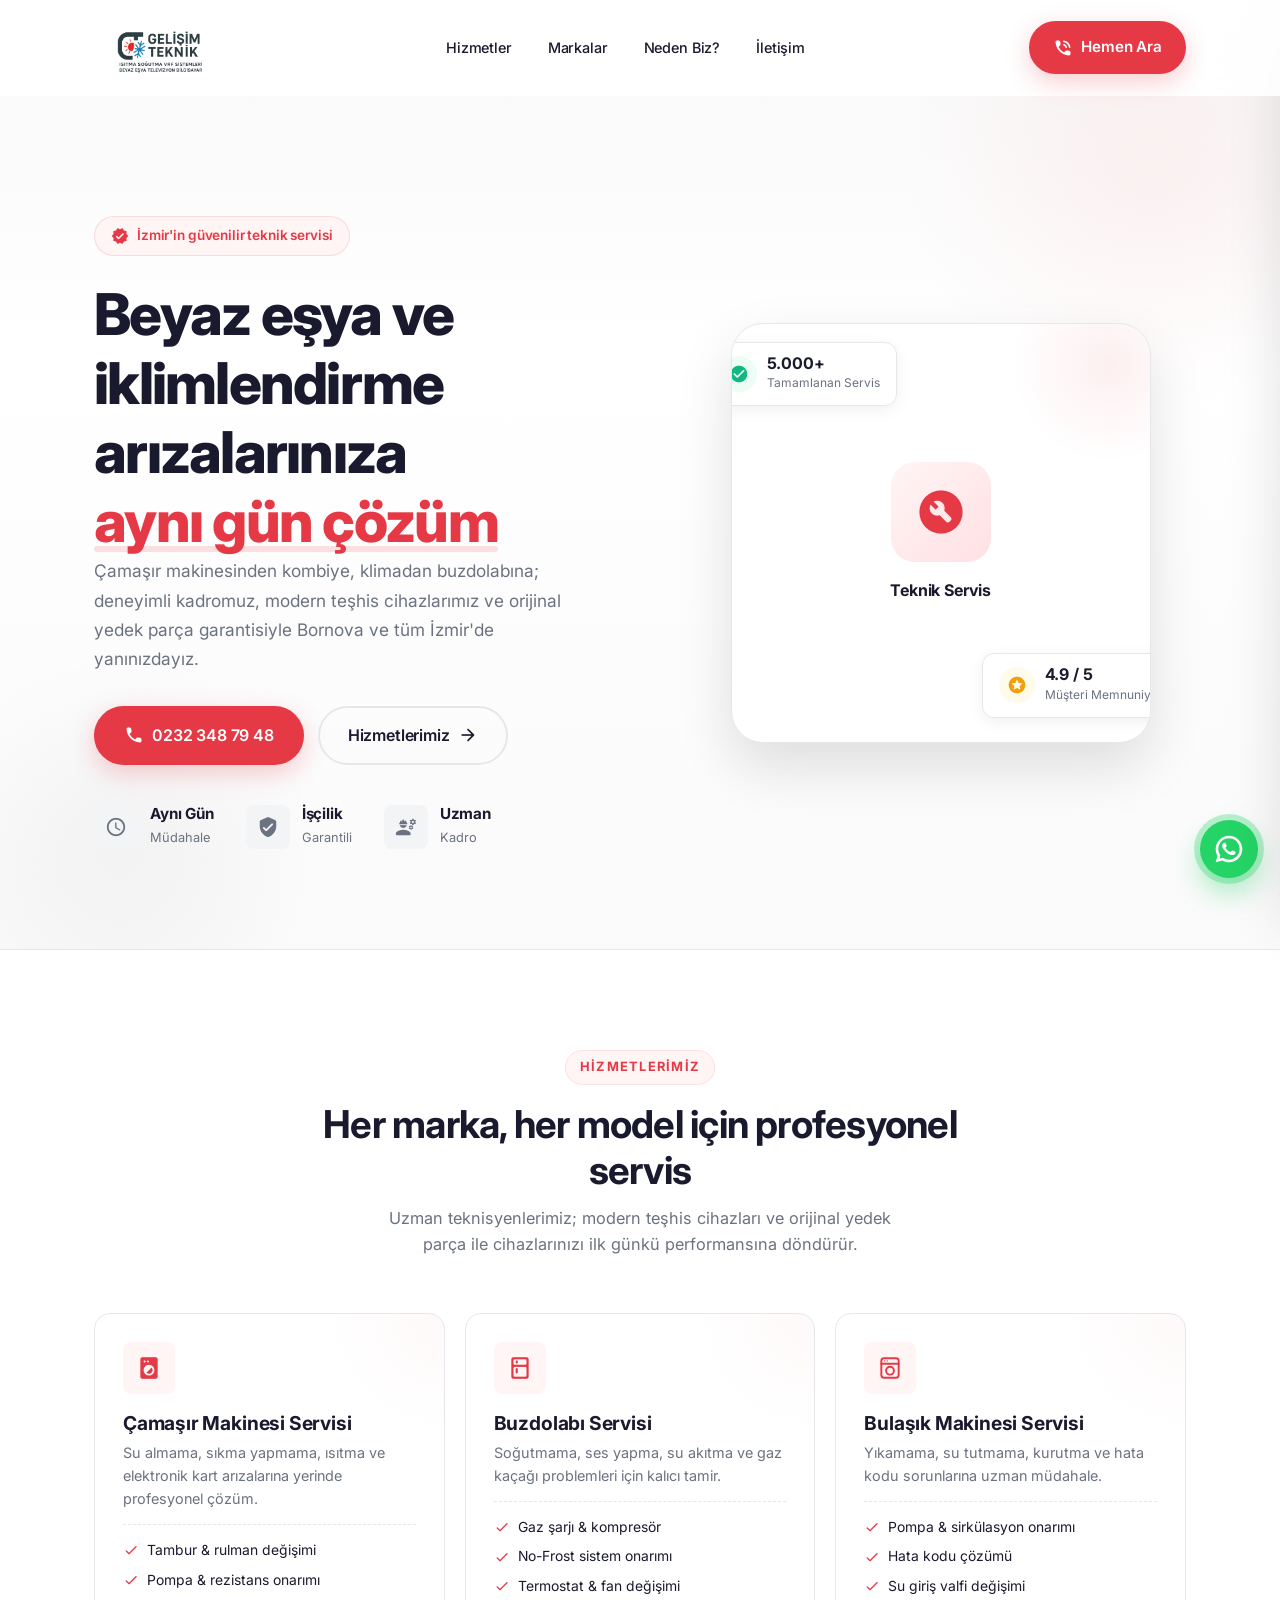
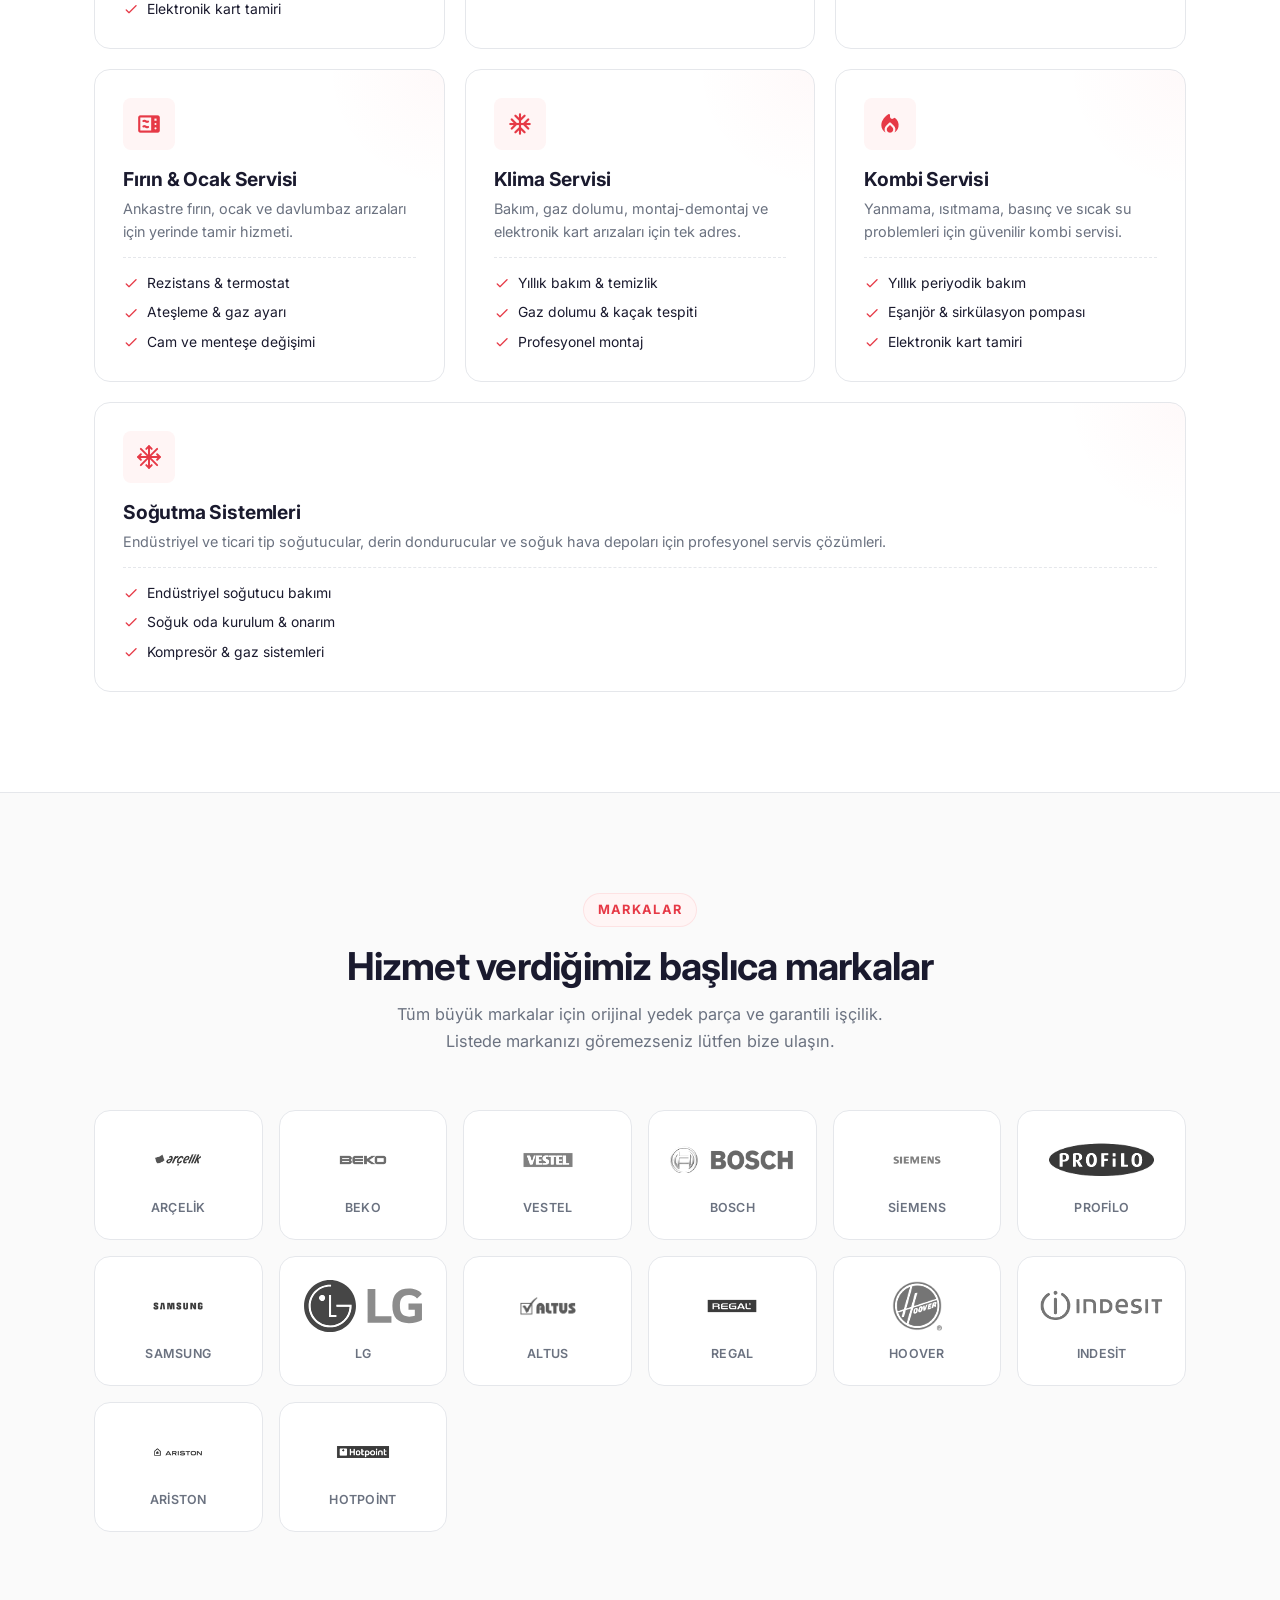
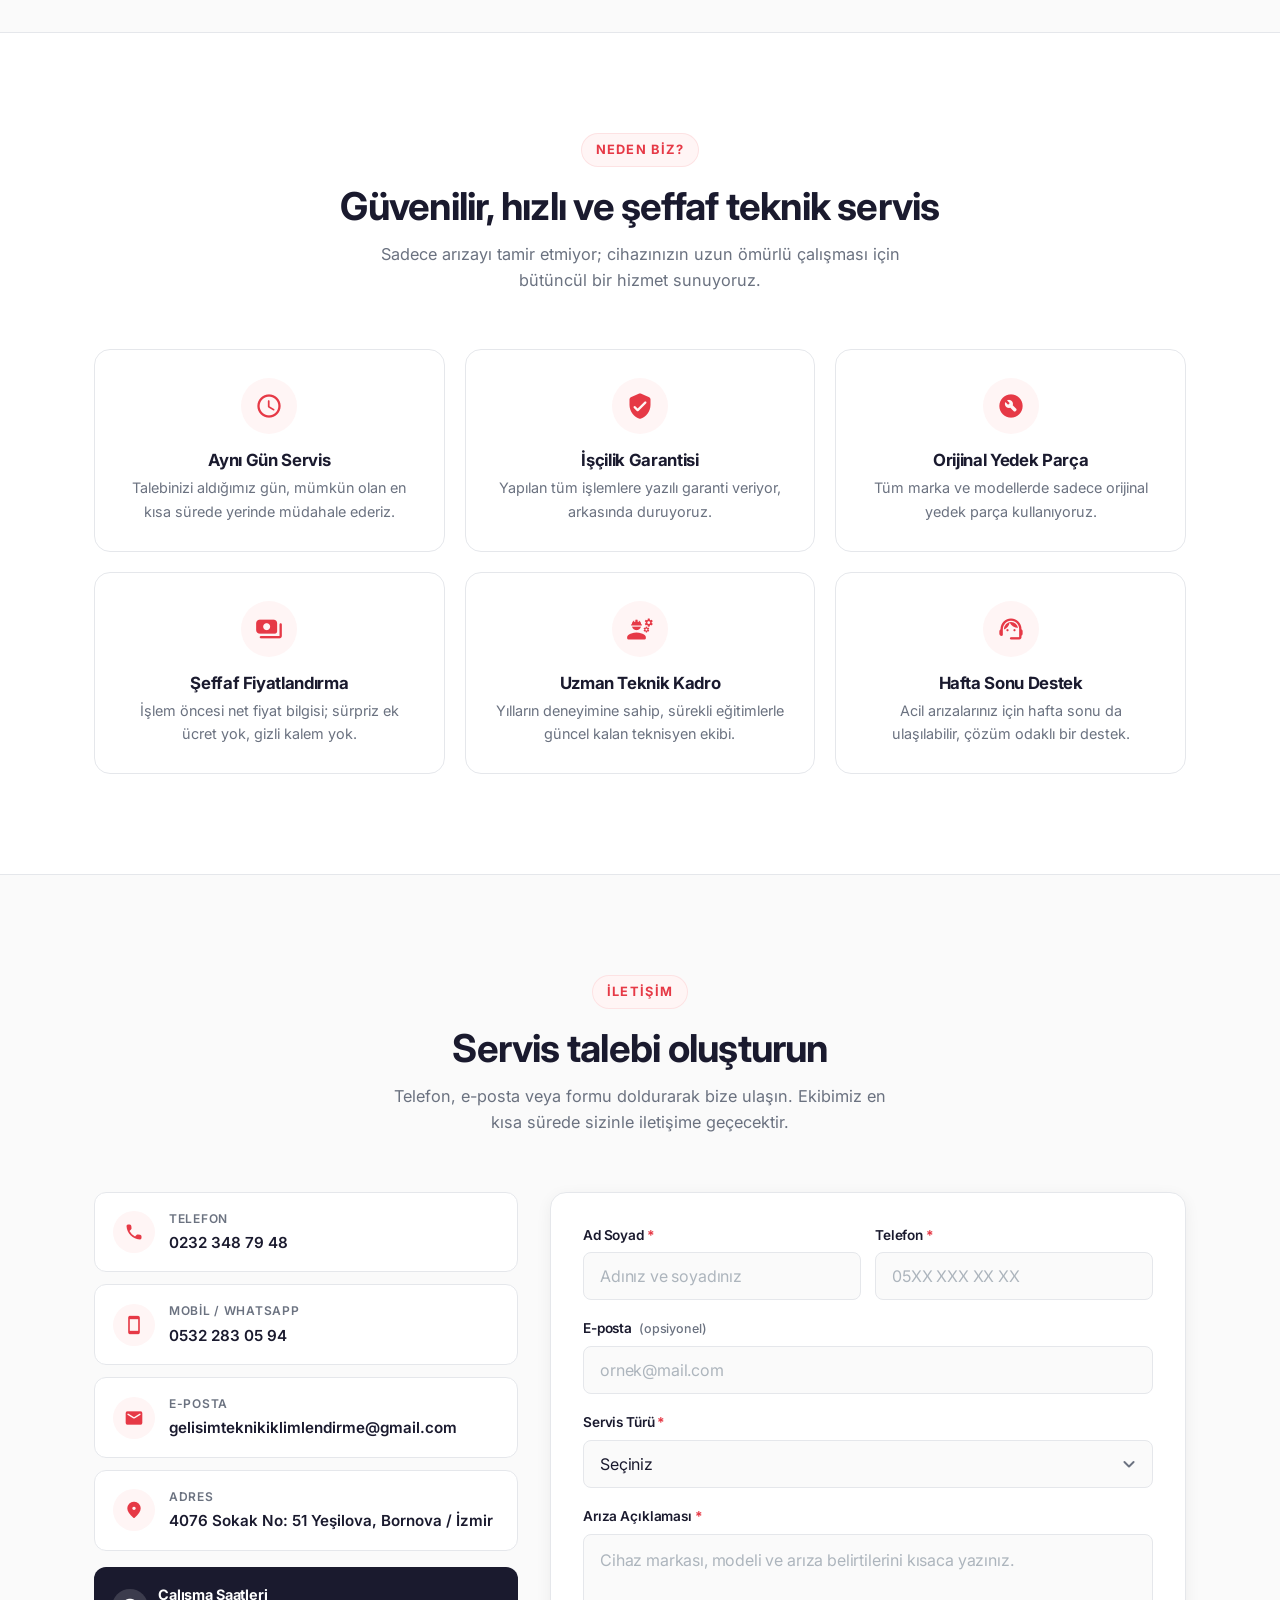
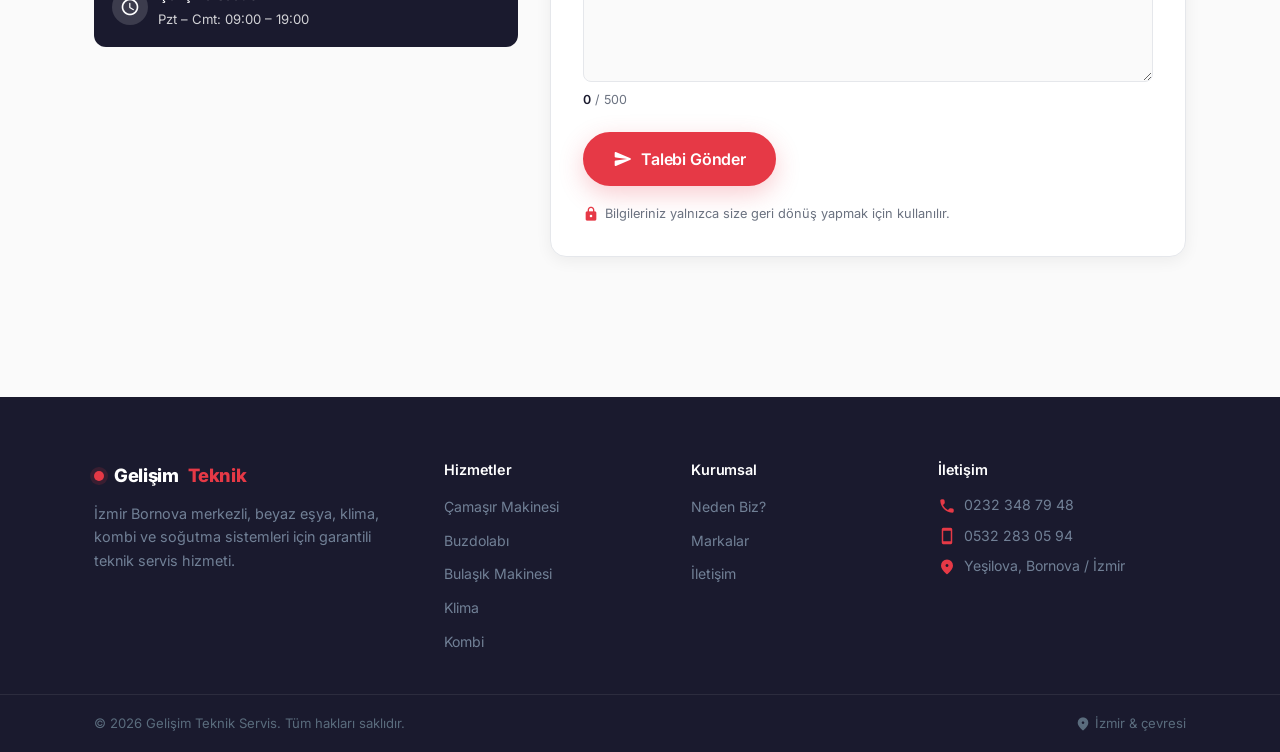
<file: index-Second.html>
<!DOCTYPE html>
<html lang="tr">
<head>
    <meta charset="UTF-8" />
    <meta name="viewport" content="width=device-width, initial-scale=1.0" />
    <title>Gelişim Teknik Servis | İzmir Beyaz Eşya, Klima ve Kombi Servisi</title>
    <meta
        name="description"
        content="Gelişim Teknik Servis – İzmir Bornova merkezli, beyaz eşya, klima, kombi ve soğutma sistemleri için garantili, hızlı ve uzman teknik servis hizmeti."
    />
    <meta name="keywords" content="İzmir teknik servis, Bornova beyaz eşya servisi, İzmir klima servisi, İzmir kombi servisi, klima bakım, kombi bakım, soğutma sistemleri, buzdolabı tamiri, çamaşır makinesi tamiri, bulaşık makinesi tamiri, gaz dolumu, klima montaj" />
    <meta name="author" content="Gelişim Teknik Servis" />
    <meta name="robots" content="index, follow, max-image-preview:large" />
    <meta name="googlebot" content="index, follow" />
    <meta name="language" content="Turkish" />
    <meta name="revisit-after" content="7 days" />

    <!-- Geo / Local SEO -->
    <meta name="geo.region" content="TR-35" />
    <meta name="geo.placename" content="Bornova, İzmir" />
    <meta name="geo.position" content="38.4622;27.2178" />
    <meta name="ICBM" content="38.4622, 27.2178" />

    <!-- Canonical -->
    <link rel="canonical" href="https://www.gelisimteknikservis.com/" />

    <!-- Open Graph / Facebook -->
    <meta property="og:type" content="website" />
    <meta property="og:locale" content="tr_TR" />
    <meta property="og:site_name" content="Gelişim Teknik Servis" />
    <meta property="og:url" content="https://www.gelisimteknikservis.com/" />
    <meta property="og:title" content="Gelişim Teknik Servis | İzmir Beyaz Eşya, Klima ve Kombi Servisi" />
    <meta property="og:description" content="İzmir Bornova merkezli; beyaz eşya, klima, kombi ve soğutma sistemleri için garantili, hızlı ve uzman teknik servis hizmeti." />
    <meta property="og:image" content="https://www.gelisimteknikservis.com/og-image.jpg" />
    <meta property="og:image:width" content="1200" />
    <meta property="og:image:height" content="630" />
    <meta property="og:image:alt" content="Gelişim Teknik Servis – İzmir" />

    <!-- Twitter Card -->
    <meta name="twitter:card" content="summary_large_image" />
    <meta name="twitter:title" content="Gelişim Teknik Servis | İzmir Beyaz Eşya, Klima ve Kombi Servisi" />
    <meta name="twitter:description" content="İzmir Bornova merkezli; beyaz eşya, klima, kombi ve soğutma sistemleri için garantili, hızlı ve uzman teknik servis hizmeti." />
    <meta name="twitter:image" content="https://www.gelisimteknikservis.com/og-image.jpg" />

    <!-- Theme color -->
    <meta name="theme-color" content="#e63946" />
    <meta name="msapplication-TileColor" content="#e63946" />

    <!-- Structured Data: LocalBusiness -->
    <script type="application/ld+json">
    {
      "@context": "https://schema.org",
      "@type": "LocalBusiness",
      "name": "Gelişim Teknik Servis",
      "image": "https://www.gelisimteknikservis.com/og-image.jpg",
      "url": "https://www.gelisimteknikservis.com/",
      "telephone": "+90 532 283 05 94",
      "email": "gelisimteknikiklimlendirme@gmail.com",
      "priceRange": "₺₺",
      "address": {
        "@type": "PostalAddress",
        "streetAddress": "4076 Sokak No:51 Yeşilova",
        "addressLocality": "Bornova",
        "addressRegion": "İzmir",
        "postalCode": "35070",
        "addressCountry": "TR"
      },
      "geo": {
        "@type": "GeoCoordinates",
        "latitude": 38.4622,
        "longitude": 27.2178
      },
      "openingHoursSpecification": [
        {
          "@type": "OpeningHoursSpecification",
          "dayOfWeek": ["Monday","Tuesday","Wednesday","Thursday","Friday","Saturday"],
          "opens": "08:30",
          "closes": "19:00"
        }
      ],
      "areaServed": {
        "@type": "City",
        "name": "İzmir"
      },
      "serviceType": [
        "Beyaz Eşya Servisi",
        "Klima Servisi",
        "Kombi Servisi",
        "Soğutma Sistemleri Servisi",
        "Klima Bakım ve Gaz Dolumu",
        "Kombi Bakımı"
      ],
      "sameAs": [
        "https://wa.me/905322830594"
      ]
    }
    </script>

    <!-- Favicon -->
    <link rel="icon" type="image/svg+xml" href="data:image/svg+xml,%3Csvg xmlns='http://www.w3.org/2000/svg' viewBox='0 0 64 64'%3E%3Crect width='64' height='64' rx='14' fill='%23e63946'/%3E%3Ctext x='50%25' y='50%25' dy='.08em' text-anchor='middle' dominant-baseline='middle' font-family='Inter,Arial,sans-serif' font-size='38' font-weight='800' fill='white' letter-spacing='-1'%3EGT%3C/text%3E%3C/svg%3E" />
    <link rel="apple-touch-icon" href="data:image/svg+xml,%3Csvg xmlns='http://www.w3.org/2000/svg' viewBox='0 0 64 64'%3E%3Crect width='64' height='64' rx='14' fill='%23e63946'/%3E%3Ctext x='50%25' y='50%25' dy='.08em' text-anchor='middle' dominant-baseline='middle' font-family='Inter,Arial,sans-serif' font-size='38' font-weight='800' fill='white' letter-spacing='-1'%3EGT%3C/text%3E%3C/svg%3E" />

    <!-- Inter Font -->
    <link rel="preconnect" href="https://fonts.googleapis.com" />
    <link rel="preconnect" href="https://fonts.gstatic.com" crossorigin />
    <link
        href="https://fonts.googleapis.com/css2?family=Inter:opsz,wght@14..32,400;14..32,500;14..32,600;14..32,700;14..32,800&display=swap"
        rel="stylesheet"
    />

    <!-- Material Icons Round -->
    <link
        href="https://fonts.googleapis.com/icon?family=Material+Icons+Round"
        rel="stylesheet"
    />

    <!-- AOS -->
    <link href="https://unpkg.com/aos@2.3.1/dist/aos.css" rel="stylesheet" />

    <style>
        :root {
            --primary: #1a1a2e;
            --primary-light: #16213e;
            --accent: #e63946;
            --accent-hover: #c1121f;
            --accent-soft: #fff5f5;
            --secondary: #457b9d;
            --bg: #fafafa;
            --surface: #ffffff;
            --text: #1a1a2e;
            --muted: #6b7280;
            --border: #e5e7eb;
            --border-light: #f3f4f6;
            --shadow-sm: 0 1px 2px rgba(0, 0, 0, 0.04);
            --shadow: 0 4px 16px rgba(0, 0, 0, 0.06);
            --shadow-lg: 0 12px 40px rgba(0, 0, 0, 0.08);
            --shadow-xl: 0 24px 56px rgba(0, 0, 0, 0.12);
            --radius-sm: 8px;
            --radius: 12px;
            --radius-lg: 16px;
            --radius-xl: 24px;
            --radius-2xl: 32px;
            --container: 1140px;
            --transition: 0.25s cubic-bezier(0.4, 0, 0.2, 1);
        }

        *,
        *::before,
        *::after {
            box-sizing: border-box;
            margin: 0;
            padding: 0;
        }

        html {
            scroll-behavior: smooth;
            -webkit-text-size-adjust: 100%;
        }

        body {
            font-family: "Inter", system-ui, -apple-system, Segoe UI, Roboto, sans-serif;
            font-size: 16px;
            line-height: 1.6;
            color: var(--text);
            background: var(--bg);
            -webkit-font-smoothing: antialiased;
            -moz-osx-font-smoothing: grayscale;
            overflow-x: hidden;
        }

        img,
        svg {
            display: block;
            max-width: 100%;
        }

        a {
            color: inherit;
            text-decoration: none;
            transition: color var(--transition);
        }

        ul {
            list-style: none;
        }

        h1,
        h2,
        h3,
        h4,
        h5,
        h6 {
            font-weight: 700;
            color: var(--text);
            letter-spacing: -0.02em;
            line-height: 1.2;
        }

        h1 {
            font-size: clamp(2.2rem, 5vw, 3.6rem);
            font-weight: 800;
            letter-spacing: -0.03em;
        }
        h2 {
            font-size: clamp(1.7rem, 3.2vw, 2.4rem);
            letter-spacing: -0.02em;
        }
        h3 {
            font-size: 1.2rem;
            letter-spacing: -0.01em;
        }
        h4 {
            font-size: 1.05rem;
        }
        p {
            color: var(--muted);
            margin-bottom: 1em;
        }

        .container {
            width: 100%;
            max-width: var(--container);
            margin: 0 auto;
            padding: 0 24px;
        }

        .material-icons-round {
            font-family: "Material Icons Round";
            font-feature-settings: "liga";
            user-select: none;
            display: inline-flex;
            align-items: center;
            justify-content: center;
        }

        /* Buttons */
        .btn {
            display: inline-flex;
            align-items: center;
            gap: 8px;
            padding: 12px 22px;
            border-radius: 999px;
            font-weight: 600;
            font-size: 0.95rem;
            cursor: pointer;
            border: 2px solid transparent;
            transition: all var(--transition);
            white-space: nowrap;
            font-family: inherit;
            letter-spacing: -0.01em;
        }
        .btn .material-icons-round {
            font-size: 20px;
        }
        .btn-lg {
            padding: 15px 28px;
            font-size: 1rem;
        }
        .btn-primary {
            background: var(--accent);
            color: #fff;
            border-color: var(--accent);
            box-shadow: 0 8px 24px rgba(230, 57, 70, 0.25);
        }
        .btn-primary:hover {
            background: var(--accent-hover);
            border-color: var(--accent-hover);
            transform: translateY(-2px);
            box-shadow: 0 14px 32px rgba(230, 57, 70, 0.35);
        }
        .btn-outline {
            background: transparent;
            color: var(--primary);
            border-color: var(--border);
        }
        .btn-outline:hover {
            background: var(--surface);
            border-color: var(--primary);
            transform: translateY(-2px);
            box-shadow: var(--shadow);
        }
        .btn-ghost {
            background: transparent;
            color: var(--primary);
            border-color: transparent;
        }
        .btn-ghost:hover {
            background: var(--border-light);
            border-color: var(--border);
        }

        /* Header */
        .site-header {
            position: sticky;
            top: 0;
            z-index: 100;
            background: rgba(255, 255, 255, 0.85);
            backdrop-filter: blur(20px);
            -webkit-backdrop-filter: blur(20px);
            border-bottom: 1px solid transparent;
            transition: border-color var(--transition), box-shadow var(--transition);
        }
        .site-header.scrolled {
            border-bottom-color: var(--border);
            box-shadow: var(--shadow-sm);
        }
        .header-inner {
            display: flex;
            align-items: center;
            justify-content: space-between;
            height: 95px;
            gap: 24px;
        }
        .logo {
            display: inline-flex;
            align-items: center;
            gap: 10px;
            font-weight: 800;
            font-size: 1.2rem;
            color: var(--primary);
            letter-spacing: -0.02em;
            flex-shrink: 0;
            line-height: 0;
            transition: transform var(--transition), opacity var(--transition);
        }
        .logo:hover {
            transform: translateY(-1px);
            opacity: 0.92;
        }
        .logo:focus-visible {
            outline: 2px solid var(--accent);
            outline-offset: 4px;
            border-radius: var(--radius-sm);
        }
        .logo img {
            height: 85px;
            width: auto;
            display: block;
            object-fit: contain;
            -webkit-user-drag: none;
            user-select: none;
        }
        .logo-dot {
            width: 10px;
            height: 10px;
            border-radius: 50%;
            background: var(--accent);
            display: inline-block;
            box-shadow: 0 0 0 4px rgba(230, 57, 70, 0.15);
            animation: dotPulse 2s ease-in-out infinite;
        }
        @keyframes dotPulse {
            0%,
            100% {
                box-shadow: 0 0 0 4px rgba(230, 57, 70, 0.15);
            }
            50% {
                box-shadow: 0 0 0 10px rgba(230, 57, 70, 0);
            }
        }
        .logo-text-accent {
            color: var(--accent);
        }
        .nav {
            display: flex;
            align-items: center;
            gap: 4px;
        }
        .nav a {
            position: relative;
            padding: 8px 16px;
            font-weight: 500;
            font-size: 0.9rem;
            color: var(--text);
            border-radius: 999px;
            transition: color var(--transition), background var(--transition);
            letter-spacing: -0.01em;
        }
        .nav a:hover {
            color: var(--accent);
            background: var(--accent-soft);
        }
        .header-cta {
            flex-shrink: 0;
        }

        /* Hamburger */
        .hamburger {
            display: none;
            flex-direction: column;
            justify-content: center;
            align-items: center;
            gap: 5px;
            width: 44px;
            height: 44px;
            background: var(--border-light);
            border: 1px solid var(--border);
            border-radius: var(--radius-sm);
            cursor: pointer;
            padding: 0;
            transition: all var(--transition);
            position: relative;
            z-index: 110;
        }
        .hamburger:hover {
            background: var(--surface);
            border-color: var(--accent);
        }
        .hamburger span {
            display: block;
            width: 20px;
            height: 2px;
            background: var(--primary);
            border-radius: 2px;
            transition: all 0.3s ease;
            transform-origin: center;
        }
        .hamburger.is-active span:nth-child(1) {
            transform: translateY(7px) rotate(45deg);
        }
        .hamburger.is-active span:nth-child(2) {
            opacity: 0;
            transform: scaleX(0);
        }
        .hamburger.is-active span:nth-child(3) {
            transform: translateY(-7px) rotate(-45deg);
        }

        /* Mobile Menu */
        .mobile-menu-backdrop {
            position: fixed;
            inset: 0;
            background: rgba(0, 0, 0, 0.5);
            backdrop-filter: blur(4px);
            -webkit-backdrop-filter: blur(4px);
            opacity: 0;
            visibility: hidden;
            z-index: 90;
            transition: opacity 0.3s ease, visibility 0.3s ease;
        }
        .mobile-menu-backdrop.is-open {
            opacity: 1;
            visibility: visible;
        }
        .mobile-menu {
            position: fixed;
            top: 0;
            right: 0;
            width: min(380px, 90vw);
            height: 100vh;
            height: 100dvh;
            background: var(--surface);
            z-index: 95;
            transform: translateX(100%);
            transition: transform 0.35s cubic-bezier(0.4, 0, 0.2, 1);
            display: flex;
            flex-direction: column;
            overflow-y: auto;
            box-shadow: var(--shadow-xl);
            border-radius: var(--radius-2xl) 0 0 var(--radius-2xl);
        }
        .mobile-menu.is-open {
            transform: translateX(0);
        }
        .mobile-menu-head {
            display: flex;
            align-items: center;
            justify-content: space-between;
            padding: 20px 24px;
            border-bottom: 1px solid var(--border);
        }
        .mobile-menu-close {
            width: 40px;
            height: 40px;
            border-radius: 50%;
            border: 1px solid var(--border);
            background: var(--border-light);
            color: var(--primary);
            cursor: pointer;
            display: inline-flex;
            align-items: center;
            justify-content: center;
            transition: all var(--transition);
        }
        .mobile-menu-close:hover {
            background: var(--accent);
            color: #fff;
            border-color: var(--accent);
            transform: rotate(90deg);
        }
        .mobile-menu-close .material-icons-round {
            font-size: 22px;
        }
        .mobile-nav {
            display: flex;
            flex-direction: column;
            padding: 16px;
            gap: 6px;
            flex: 1;
        }
        .mobile-nav-link {
            display: flex;
            align-items: center;
            gap: 14px;
            padding: 14px 16px;
            border-radius: var(--radius);
            color: var(--text);
            font-weight: 600;
            font-size: 1rem;
            transition: all var(--transition);
            letter-spacing: -0.01em;
        }
        .mobile-nav-link .nav-icon {
            width: 42px;
            height: 42px;
            border-radius: var(--radius-sm);
            background: var(--accent-soft);
            color: var(--accent);
            display: inline-flex;
            align-items: center;
            justify-content: center;
            flex-shrink: 0;
            transition: all var(--transition);
        }
        .mobile-nav-link .nav-icon .material-icons-round {
            font-size: 22px;
        }
        .mobile-nav-link span {
            flex: 1;
        }
        .mobile-nav-link .arrow {
            font-size: 20px;
            color: var(--muted);
            transition: transform var(--transition);
        }
        .mobile-nav-link:hover {
            background: var(--accent-soft);
            color: var(--accent);
        }
        .mobile-nav-link:hover .nav-icon {
            background: var(--accent);
            color: #fff;
        }
        .mobile-nav-link:hover .arrow {
            transform: translateX(4px);
            color: var(--accent);
        }
        .mobile-menu-cta {
            padding: 20px 24px;
            display: flex;
            flex-direction: column;
            gap: 10px;
            border-top: 1px solid var(--border);
        }
        .mobile-cta-btn {
            width: 100%;
            justify-content: center;
        }
        .mobile-cta-wa {
            background: #f0fdf4;
            color: #16a34a;
            border-color: #bbf7d0;
        }
        .mobile-cta-wa:hover {
            background: #16a34a;
            color: #fff;
            border-color: #16a34a;
        }
        .mobile-menu-info {
            padding: 12px 24px 28px;
            display: flex;
            flex-direction: column;
            gap: 10px;
        }
        .mobile-info-item {
            display: flex;
            align-items: flex-start;
            gap: 10px;
            font-size: 0.85rem;
            color: var(--muted);
            line-height: 1.45;
        }
        .mobile-info-item .material-icons-round {
            font-size: 18px;
            color: var(--accent);
            flex-shrink: 0;
            margin-top: 1px;
        }

        /* Hero */
        .hero {
            position: relative;
            padding: clamp(60px, 10vw, 120px) 0 clamp(60px, 10vw, 100px);
            overflow: hidden;
            background: linear-gradient(180deg, #fafafa 0%, #fff 30%, #fafafa 100%);
        }
        .hero-accent-top {
            position: absolute;
            top: -180px;
            right: -120px;
            width: 500px;
            height: 500px;
            border-radius: 50%;
            background: radial-gradient(circle, rgba(230, 57, 70, 0.06) 0%, transparent 70%);
            pointer-events: none;
        }
        .hero-accent-bottom {
            position: absolute;
            bottom: -100px;
            left: -80px;
            width: 400px;
            height: 400px;
            border-radius: 50%;
            background: radial-gradient(circle, rgba(26, 26, 46, 0.04) 0%, transparent 70%);
            pointer-events: none;
        }
        .hero-inner {
            display: grid;
            grid-template-columns: 1fr 0.9fr;
            gap: 56px;
            align-items: center;
            position: relative;
            z-index: 1;
        }
        .hero-badge {
            display: inline-flex;
            align-items: center;
            gap: 8px;
            background: var(--accent-soft);
            color: var(--accent);
            padding: 8px 16px;
            border-radius: 999px;
            font-size: 0.85rem;
            font-weight: 600;
            margin-bottom: 24px;
            border: 1px solid rgba(230, 57, 70, 0.15);
            letter-spacing: -0.01em;
        }
        .hero-badge .material-icons-round {
            font-size: 18px;
        }
        .hero h1 .hl {
            position: relative;
            color: var(--accent);
            display: inline-block;
        }
        .hero h1 .hl::after {
            content: "";
            position: absolute;
            bottom: 4px;
            left: 0;
            width: 100%;
            height: 6px;
            background: rgba(230, 57, 70, 0.15);
            border-radius: 3px;
            z-index: -1;
        }
        .hero-desc {
            font-size: 1.08rem;
            color: var(--muted);
            max-width: 500px;
            margin-bottom: 32px;
            line-height: 1.7;
        }
        .hero-cta {
            display: flex;
            gap: 14px;
            flex-wrap: wrap;
            margin-bottom: 40px;
        }
        .hero-meta {
            display: flex;
            gap: 32px;
            flex-wrap: wrap;
        }
        .meta-item {
            display: flex;
            align-items: center;
            gap: 12px;
        }
        .meta-icon {
            width: 44px;
            height: 44px;
            border-radius: var(--radius-sm);
            background: var(--border-light);
            display: inline-flex;
            align-items: center;
            justify-content: center;
            color: var(--accent);
            flex-shrink: 0;
        }
        .meta-icon .material-icons-round {
            font-size: 22px;
        }
        .meta-item strong {
            display: block;
            font-size: 0.95rem;
            color: var(--text);
            line-height: 1.2;
            letter-spacing: -0.01em;
        }
        .meta-item span {
            font-size: 0.8rem;
            color: var(--muted);
        }

        /* Hero Visual */
        .hero-visual {
            position: relative;
            display: flex;
            align-items: center;
            justify-content: center;
        }
        .hero-card-main {
            width: 100%;
            max-width: 420px;
            aspect-ratio: 1 / 1;
            background: var(--surface);
            border: 1px solid var(--border);
            border-radius: var(--radius-2xl);
            box-shadow: var(--shadow-xl);
            display: flex;
            flex-direction: column;
            align-items: center;
            justify-content: center;
            gap: 16px;
            position: relative;
            overflow: hidden;
        }
        .hero-card-main::before {
            content: "";
            position: absolute;
            top: -60px;
            right: -60px;
            width: 200px;
            height: 200px;
            border-radius: 50%;
            background: radial-gradient(circle, rgba(230, 57, 70, 0.08) 0%, transparent 70%);
        }
        .hero-card-icon-bg {
            width: 100px;
            height: 100px;
            border-radius: var(--radius-xl);
            background: linear-gradient(135deg, #fff5f5 0%, #ffe0e3 100%);
            display: flex;
            align-items: center;
            justify-content: center;
            position: relative;
            z-index: 1;
        }
        .hero-card-icon-bg .material-icons-round {
            font-size: 52px !important;
            color: var(--accent);
        }
        .hero-card-label {
            font-weight: 700;
            font-size: 1rem;
            color: var(--primary);
            letter-spacing: -0.01em;
            position: relative;
            z-index: 1;
        }
        .floating-card {
            position: absolute;
            display: flex;
            align-items: center;
            gap: 10px;
            padding: 12px 16px;
            background: var(--surface);
            border: 1px solid var(--border);
            border-radius: var(--radius);
            box-shadow: var(--shadow);
            font-size: 0.82rem;
            z-index: 2;
        }
        .floating-card strong {
            display: block;
            font-size: 1rem;
            font-weight: 700;
            color: var(--text);
            line-height: 1.1;
            letter-spacing: -0.01em;
        }
        .floating-card span {
            color: var(--muted);
            font-size: 0.75rem;
        }
        .floating-dot {
            width: 36px;
            height: 36px;
            border-radius: 50%;
            display: inline-flex;
            align-items: center;
            justify-content: center;
            flex-shrink: 0;
        }
        .floating-dot.green {
            background: #ecfdf5;
            color: #10b981;
        }
        .floating-dot.amber {
            background: #fffbeb;
            color: #f59e0b;
        }
        .floating-dot .material-icons-round {
            font-size: 20px;
        }
        .floating-1 {
            top: 18px;
            left: -28px;
        }
        .floating-2 {
            bottom: 24px;
            right: -32px;
        }

        /* Section */
        .section {
            padding: clamp(60px, 8vw, 100px) 0;
        }
        .section-alt {
            background: #fff;
            border-top: 1px solid var(--border);
            border-bottom: 1px solid var(--border);
        }
        .section-head {
            max-width: 680px;
            margin: 0 auto 56px;
            text-align: center;
        }
        .eyebrow {
            display: inline-block;
            font-size: 0.8rem;
            font-weight: 700;
            letter-spacing: 0.1em;
            text-transform: uppercase;
            color: var(--accent);
            background: var(--accent-soft);
            padding: 6px 14px;
            border-radius: 999px;
            margin-bottom: 16px;
            border: 1px solid rgba(230, 57, 70, 0.1);
        }
        .section-head h2 {
            margin-bottom: 12px;
        }
        .section-head p {
            font-size: 1.02rem;
            max-width: 520px;
            margin: 0 auto;
        }

        /* Services Grid */
        .services-grid {
            display: grid;
            grid-template-columns: repeat(3, 1fr);
            gap: 20px;
        }
        .service-card {
            background: var(--surface);
            border: 1px solid var(--border);
            border-radius: var(--radius-lg);
            padding: 28px;
            transition: transform var(--transition), box-shadow var(--transition), border-color var(--transition);
            position: relative;
            overflow: hidden;
            isolation: isolate;
        }
        .service-card::before {
            content: "";
            position: absolute;
            left: 0;
            top: 22px;
            bottom: 22px;
            width: 4px;
            border-radius: 0 4px 4px 0;
            background: var(--accent);
            transform: scaleY(0);
            transform-origin: center;
            transition: transform 0.4s cubic-bezier(0.22, 1, 0.36, 1);
            z-index: 1;
        }
        .service-card:hover {
            transform: translateY(-6px);
            box-shadow: var(--shadow-lg);
            border-color: rgba(230, 57, 70, 0.22);
        }
        .service-card:hover::before {
            transform: scaleY(1);
        }
        .service-card::after {
            content: "";
            position: absolute;
            top: 0;
            right: 0;
            width: 120px;
            height: 120px;
            background: radial-gradient(circle at top right, rgba(230, 57, 70, 0.05), transparent 70%);
            border-radius: 0 0 0 120px;
            opacity: 0.6;
            transition: opacity var(--transition);
            pointer-events: none;
        }
        .service-card:hover::after {
            opacity: 1;
        }
        .service-icon {
            width: 52px;
            height: 52px;
            border-radius: var(--radius-sm);
            background: var(--accent-soft);
            display: inline-flex;
            align-items: center;
            justify-content: center;
            color: var(--accent);
            margin-bottom: 18px;
            transition: background 0.35s cubic-bezier(0.22, 1, 0.36, 1), color 0.35s cubic-bezier(0.22, 1, 0.36, 1), transform 0.45s cubic-bezier(0.22, 1, 0.36, 1), box-shadow 0.35s cubic-bezier(0.22, 1, 0.36, 1);
            box-shadow: 0 0 0 0 rgba(230, 57, 70, 0);
        }
        .service-icon .material-icons-round {
            font-size: 26px;
            transition: transform 0.4s cubic-bezier(0.22, 1, 0.36, 1);
        }
        .service-card:hover .service-icon {
            background: var(--accent);
            color: #fff;
            transform: rotate(-6deg) scale(1.08);
            box-shadow: 0 10px 22px rgba(230, 57, 70, 0.28);
        }
        .service-card:hover .service-icon .material-icons-round {
            transform: rotate(6deg);
        }
        .service-card h3 {
            color: var(--primary);
            margin-bottom: 6px;
        }
        .service-card p {
            font-size: 0.9rem;
            margin-bottom: 14px;
        }
        .fault-list {
            display: flex;
            flex-direction: column;
            gap: 7px;
            border-top: 1px dashed var(--border);
            padding-top: 14px;
        }
        .fault-list li {
            display: flex;
            align-items: center;
            gap: 8px;
            font-size: 0.87rem;
            color: var(--text);
        }
        .fault-list .material-icons-round {
            font-size: 16px;
            color: var(--accent);
            flex-shrink: 0;
        }
        .service-card-wide {
            grid-column: 1 / -1;
        }

        /* Brands */
        .brands-grid {
            display: grid;
            grid-template-columns: repeat(auto-fit, minmax(150px, 1fr));
            gap: 16px;
        }
        .brand-chip {
            position: relative;
            display: flex;
            flex-direction: column;
            align-items: center;
            justify-content: center;
            gap: 10px;
            height: 130px;
            background: var(--surface);
            border: 1px solid var(--border);
            border-radius: 16px;
            padding: 18px 14px;
            text-align: center;
            font-weight: 600;
            font-size: 0.78rem;
            color: var(--muted);
            letter-spacing: 0.02em;
            text-transform: uppercase;
            transition: transform 0.4s cubic-bezier(0.22, 1, 0.36, 1), border-color var(--transition), box-shadow var(--transition), background var(--transition);
            cursor: default;
            overflow: hidden;
        }
        .brand-chip::before {
            content: "";
            position: absolute;
            inset: 0;
            background: linear-gradient(135deg, var(--accent-soft), transparent 60%);
            opacity: 0;
            transition: opacity 0.4s ease;
            pointer-events: none;
        }
        .brand-chip::after {
            content: "";
            position: absolute;
            top: 0;
            left: 0;
            right: 0;
            height: 3px;
            background: linear-gradient(90deg, var(--accent), transparent);
            transform: scaleX(0);
            transform-origin: left;
            transition: transform 0.45s cubic-bezier(0.22, 1, 0.36, 1);
        }
        .brand-logo-wrap {
            position: relative;
            display: flex;
            align-items: center;
            justify-content: center;
            width: 100%;
            height: 56px;
            z-index: 1;
        }
        .brand-chip img {
            max-width: 90%;
            max-height: 56px;
            width: auto;
            height: auto;
            object-fit: contain;
            mix-blend-mode: multiply;
            filter: grayscale(1) contrast(1.25) brightness(1.05) opacity(0.78);
            transition: filter 0.4s cubic-bezier(0.22, 1, 0.36, 1), transform 0.4s cubic-bezier(0.22, 1, 0.36, 1);
        }
        .brand-chip:hover img {
            filter: grayscale(0) contrast(1.1) brightness(1.02) opacity(1);
            transform: scale(1.08);
        }
        .brand-chip .brand-name {
            position: relative;
            z-index: 1;
            color: var(--muted);
            transition: color var(--transition);
        }
        .brand-chip:hover {
            transform: translateY(-6px);
            border-color: var(--accent);
            box-shadow: 0 18px 42px -22px rgba(0, 0, 0, 0.25);
            background: #fff;
        }
        .brand-chip:hover::before {
            opacity: 1;
        }
        .brand-chip:hover::after {
            transform: scaleX(1);
        }
        .brand-chip:hover .brand-name {
            color: var(--accent);
        }

        /* Benefits */
        .benefits-grid {
            display: grid;
            grid-template-columns: repeat(3, 1fr);
            gap: 20px;
        }
        .benefit-card {
            background: var(--surface);
            border: 1px solid var(--border);
            border-radius: var(--radius-lg);
            padding: 28px;
            transition: all var(--transition);
            text-align: center;
        }
        .benefit-card:hover {
            transform: translateY(-4px);
            box-shadow: var(--shadow-lg);
            border-color: #e0e0e0;
        }
        .benefit-icon-circle {
            width: 56px;
            height: 56px;
            border-radius: 50%;
            background: var(--accent-soft);
            display: inline-flex;
            align-items: center;
            justify-content: center;
            color: var(--accent);
            margin-bottom: 16px;
            transition: all var(--transition);
        }
        .benefit-icon-circle .material-icons-round {
            font-size: 28px;
        }
        .benefit-card:hover .benefit-icon-circle {
            background: var(--accent);
            color: #fff;
            transform: scale(1.08);
        }
        .benefit-card h4 {
            color: var(--primary);
            margin-bottom: 6px;
        }
        .benefit-card p {
            font-size: 0.9rem;
            margin: 0;
        }

        /* Contact */
        .contact-grid {
            display: grid;
            grid-template-columns: 0.8fr 1.2fr;
            gap: 32px;
            align-items: start;
        }
        .contact-info-cards {
            display: flex;
            flex-direction: column;
            gap: 12px;
        }
        .contact-info-card {
            display: flex;
            align-items: center;
            gap: 14px;
            padding: 16px 18px;
            background: var(--surface);
            border: 1px solid var(--border);
            border-radius: var(--radius);
            transition: all var(--transition);
        }
        .contact-info-card:hover {
            transform: translateX(4px);
            border-color: var(--accent);
            box-shadow: var(--shadow-sm);
        }
        .contact-info-icon {
            width: 42px;
            height: 42px;
            border-radius: 50%;
            background: var(--accent-soft);
            display: inline-flex;
            align-items: center;
            justify-content: center;
            color: var(--accent);
            flex-shrink: 0;
        }
        .contact-info-icon .material-icons-round {
            font-size: 20px;
        }
        .contact-info-label {
            display: block;
            font-size: 0.75rem;
            font-weight: 600;
            color: var(--muted);
            text-transform: uppercase;
            letter-spacing: 0.06em;
            margin-bottom: 2px;
        }
        .contact-info-value {
            font-weight: 600;
            color: var(--primary);
            font-size: 0.95rem;
            word-break: break-word;
        }
        a.contact-info-value:hover {
            color: var(--accent);
        }
        .contact-hours-badge {
            display: flex;
            align-items: center;
            gap: 10px;
            padding: 16px 18px;
            background: var(--primary);
            border-radius: var(--radius);
            color: #fff;
            margin-top: 4px;
        }
        .contact-hours-badge .material-icons-round {
            background: rgba(255, 255, 255, 0.15);
            padding: 8px;
            border-radius: 50%;
            font-size: 20px;
            flex-shrink: 0;
        }
        .contact-hours-badge strong {
            display: block;
            font-size: 0.9rem;
            letter-spacing: -0.01em;
        }
        .contact-hours-badge span {
            font-size: 0.82rem;
            opacity: 0.8;
        }

        /* Form */
        .contact-form {
            background: var(--surface);
            border: 1px solid var(--border);
            border-radius: var(--radius-lg);
            padding: 32px;
            box-shadow: var(--shadow);
            display: flex;
            flex-direction: column;
            gap: 18px;
        }
        .form-row {
            display: grid;
            grid-template-columns: 1fr 1fr;
            gap: 14px;
        }
        .form-group {
            display: flex;
            flex-direction: column;
            gap: 6px;
        }
        .form-group label {
            font-size: 0.85rem;
            font-weight: 600;
            color: var(--text);
            letter-spacing: -0.01em;
        }
        .form-group label .req {
            color: var(--accent);
            font-weight: 700;
        }
        .form-group label .optional {
            font-weight: 500;
            color: var(--muted);
            font-size: 0.78rem;
            margin-left: 4px;
        }
        .form-group input,
        .form-group select,
        .form-group textarea {
            width: 100%;
            padding: 13px 16px;
            font-size: 16px;
            font-family: inherit;
            color: var(--text);
            background: var(--bg);
            border: 1.5px solid var(--border);
            border-radius: var(--radius-sm);
            transition: all var(--transition);
            outline: none;
            letter-spacing: -0.01em;
        }
        .form-group input::placeholder,
        .form-group textarea::placeholder {
            color: #adb5bd;
        }
        .form-group input:focus,
        .form-group select:focus,
        .form-group textarea:focus {
            background: #fff;
            border-color: var(--accent);
            box-shadow: 0 0 0 4px rgba(230, 57, 70, 0.08);
        }
        .form-group textarea {
            resize: vertical;
            min-height: 120px;
            line-height: 1.5;
        }
        .select-wrap {
            position: relative;
        }
        .select-wrap select {
            appearance: none;
            -webkit-appearance: none;
            padding-right: 44px;
            cursor: pointer;
        }
        .select-caret {
            position: absolute;
            right: 12px;
            top: 50%;
            transform: translateY(-50%);
            color: var(--muted);
            pointer-events: none;
        }
        .form-meta {
            display: flex;
            align-items: center;
            justify-content: space-between;
            gap: 12px;
            margin-top: 2px;
        }
        .form-counter {
            font-size: 0.78rem;
            color: var(--muted);
            white-space: nowrap;
        }
        .form-counter span {
            font-weight: 600;
            color: var(--text);
        }
        .form-error {
            display: none;
            align-items: center;
            gap: 6px;
            font-size: 0.8rem;
            color: #c53030;
            font-weight: 500;
            line-height: 1.35;
            animation: errorSlide 0.25s ease-out;
        }
        .form-group.has-error .form-error {
            display: flex;
        }
        .form-error::before {
            content: "error_outline";
            font-family: "Material Icons Round";
            font-size: 16px;
            flex-shrink: 0;
        }
        @keyframes errorSlide {
            from {
                opacity: 0;
                transform: translateY(-4px);
            }
            to {
                opacity: 1;
                transform: translateY(0);
            }
        }
        .form-group.has-error input,
        .form-group.has-error select,
        .form-group.has-error textarea {
            border-color: #e55353;
            background: #fff6f6;
        }
        .form-group.has-error input:focus,
        .form-group.has-error select:focus,
        .form-group.has-error textarea:focus {
            border-color: #e55353;
            box-shadow: 0 0 0 4px rgba(229, 83, 83, 0.1);
        }
        .form-group.has-error label {
            color: #c53030;
        }
        .form-submit {
            align-self: flex-start;
            margin-top: 4px;
        }
        .form-success {
            display: none;
            align-items: center;
            gap: 8px;
            padding: 14px 16px;
            border-radius: var(--radius-sm);
            background: #f0fdf4;
            border: 1px solid #bbf7d0;
            color: #16a34a;
            font-size: 0.9rem;
            font-weight: 600;
            animation: successSlide 0.4s ease-out;
        }
        .form-success.is-visible {
            display: flex;
        }
        .form-success .material-icons-round {
            font-size: 22px;
        }
        @keyframes successSlide {
            from {
                opacity: 0;
                transform: translateY(-8px);
            }
            to {
                opacity: 1;
                transform: translateY(0);
            }
        }
        .form-note {
            display: flex;
            align-items: center;
            gap: 6px;
            font-size: 0.8rem;
            color: var(--muted);
            margin: 0;
        }
        .form-note .material-icons-round {
            font-size: 16px;
            color: var(--accent);
        }

        /* Footer */
        .site-footer {
            background: var(--primary);
            color: #a0aec0;
            margin-top: 40px;
        }
        .footer-inner {
            display: grid;
            grid-template-columns: 1.5fr 1fr 1fr 1.2fr;
            gap: 40px;
            padding: 64px 24px 40px;
        }
        .footer-brand p {
            color: #718096;
            font-size: 0.9rem;
            max-width: 300px;
            margin-top: 12px;
            line-height: 1.6;
        }
        .footer-logo {
            display: inline-flex;
            align-items: center;
            gap: 10px;
            font-weight: 800;
            font-size: 1.15rem;
            color: #fff;
            letter-spacing: -0.02em;
        }
        .footer-logo .logo-dot {
            background: var(--accent);
        }
        .footer-logo .logo-text-accent {
            color: var(--accent);
        }
        .footer-col h5 {
            color: #fff;
            font-size: 0.9rem;
            margin-bottom: 16px;
            letter-spacing: -0.01em;
            font-weight: 600;
        }
        .footer-col ul {
            display: flex;
            flex-direction: column;
            gap: 8px;
        }
        .footer-col a {
            color: #718096;
            font-size: 0.88rem;
            transition: all var(--transition);
            padding-left: 0;
            display: inline-block;
        }
        .footer-col a:hover {
            color: #fff;
            padding-left: 6px;
        }
        .footer-contact li {
            display: flex;
            align-items: center;
            gap: 8px;
            color: #718096;
            font-size: 0.88rem;
        }
        .footer-contact .material-icons-round {
            font-size: 18px;
            color: var(--accent);
        }
        .footer-bottom {
            border-top: 1px solid rgba(255, 255, 255, 0.08);
            padding: 18px 0;
            font-size: 0.82rem;
        }
        .footer-bottom-inner {
            display: flex;
            align-items: center;
            justify-content: space-between;
            color: #5a6c7d;
        }
        .footer-region {
            display: inline-flex;
            align-items: center;
            gap: 4px;
        }
        .footer-region .material-icons-round {
            font-size: 16px;
        }

        /* WhatsApp Float */
        .whatsapp-float {
            position: fixed;
            right: 22px;
            bottom: 22px;
            width: 58px;
            height: 58px;
            border-radius: 50%;
            background: #25d366;
            color: #fff;
            display: inline-flex;
            align-items: center;
            justify-content: center;
            box-shadow: 0 14px 28px rgba(37, 211, 102, 0.4);
            z-index: 80;
            transition: all var(--transition);
        }
        .whatsapp-float svg {
            display: block;
            width: 32px;
            height: 32px;
        }
        .whatsapp-float::before {
            content: "";
            position: absolute;
            inset: -6px;
            border-radius: 50%;
            background: rgba(37, 211, 102, 0.3);
            z-index: -1;
            animation: pulse 2s ease-out infinite;
        }
        .whatsapp-float:hover {
            transform: scale(1.1);
            box-shadow: 0 20px 36px rgba(37, 211, 102, 0.5);
        }
        @keyframes pulse {
            0% {
                transform: scale(0.9);
                opacity: 0.7;
            }
            70% {
                transform: scale(1.3);
                opacity: 0;
            }
            100% {
                transform: scale(1.3);
                opacity: 0;
            }
        }

        /* Responsive */
        @media (max-width: 1024px) {
            .nav {
                display: none;
            }
            .header-cta {
                display: none;
            }
            .hamburger {
                display: inline-flex;
            }
            .hero-inner {
                grid-template-columns: 1fr;
                gap: 48px;
                text-align: center;
            }
            .hero-desc {
                margin-left: auto;
                margin-right: auto;
            }
            .hero-cta {
                justify-content: center;
            }
            .hero-meta {
                justify-content: center;
            }
            .hero-visual {
                order: -1;
            }
            .hero-card-main {
                max-width: 320px;
                margin: 0 auto;
            }
            .floating-1 {
                left: -10px;
            }
            .floating-2 {
                right: -10px;
            }
            .services-grid {
                grid-template-columns: repeat(2, 1fr);
            }
            .service-card-wide {
                grid-column: auto;
            }
            .benefits-grid {
                grid-template-columns: repeat(2, 1fr);
            }
            .brands-grid {
                grid-template-columns: repeat(auto-fit, minmax(140px, 1fr));
            }
            .contact-grid {
                grid-template-columns: 1fr;
                gap: 24px;
            }
            .footer-inner {
                grid-template-columns: 1fr 1fr;
                gap: 32px;
            }
        }

        @media (max-width: 640px) {
            .container {
                padding: 0 18px;
            }
            .header-inner {
                height: 64px;
                gap: 10px;
            }
            .logo img {
                height: 36px;
            }
            .hero {
                padding: 48px 0 56px;
            }
            .hero h1 {
                font-size: clamp(1.8rem, 6vw, 2.4rem);
            }
            .hero-cta {
                width: 100%;
                flex-direction: column;
            }
            .hero-cta .btn {
                width: 100%;
                justify-content: center;
            }
            .hero-meta {
                flex-direction: column;
                gap: 12px;
                width: 100%;
            }
            .meta-item {
                background: var(--surface);
                padding: 10px 14px;
                border-radius: var(--radius-sm);
                border: 1px solid var(--border);
            }
            .floating-1 {
                left: 4px;
                top: 8px;
                padding: 8px 12px;
            }
            .floating-2 {
                right: 4px;
                bottom: 8px;
                padding: 8px 12px;
            }
            .floating-card strong {
                font-size: 0.85rem;
            }
            .floating-card span {
                font-size: 0.7rem;
            }
            .services-grid,
            .benefits-grid {
                grid-template-columns: 1fr;
            }
            .brands-grid {
                grid-template-columns: repeat(2, 1fr);
                gap: 12px;
            }
            .brand-chip {
                height: 110px;
                padding: 14px 10px;
                font-size: 0.72rem;
            }
            .brand-logo-wrap {
                height: 44px;
            }
            .brand-chip img {
                max-height: 44px;
            }
            .form-row {
                grid-template-columns: 1fr;
            }
            .contact-form {
                padding: 22px;
            }
            .form-submit {
                width: 100%;
                justify-content: center;
            }
            .footer-inner {
                grid-template-columns: 1fr;
                padding: 48px 18px 32px;
                gap: 28px;
            }
            .footer-bottom-inner {
                flex-direction: column;
                gap: 6px;
                text-align: center;
            }
            .whatsapp-float {
                width: 50px;
                height: 50px;
                right: 14px;
                bottom: 14px;
            }
            .whatsapp-float svg {
                width: 28px;
                height: 28px;
            }
        }

        @media (max-width: 380px) {
            .contact-form {
                padding: 18px 14px;
            }
            .brands-grid {
                grid-template-columns: repeat(2, 1fr);
            }
        }

        @media (prefers-reduced-motion: reduce) {
            *,
            *::before,
            *::after {
                animation-duration: 0.01ms !important;
                transition-duration: 0.01ms !important;
            }
            html {
                scroll-behavior: auto;
            }
        }
    </style>
</head>
<body>
    <!-- Header -->
    <header class="site-header" id="siteHeader">
        <div class="container header-inner">
            <a href="#" class="logo" aria-label="Gelişim Teknik Servis - Ana sayfa">
                <img
                    src="assets/images/firma-logo.png"
                    alt="Gelişim Teknik Servis"
                    width="264"
                    height="176"
                    decoding="async"
                    fetchpriority="high"
                />
            </a>
            <nav class="nav" aria-label="Ana menü">
                <a href="#hizmetler">Hizmetler</a>
                <a href="#markalar">Markalar</a>
                <a href="#neden-biz">Neden Biz?</a>
                <a href="#iletisim">İletişim</a>
            </nav>
            <a href="tel:02323487948" class="btn btn-primary header-cta">
                <i class="material-icons-round">phone_in_talk</i>
                Hemen Ara
            </a>
            <button
                class="hamburger"
                type="button"
                id="hamburgerBtn"
                aria-label="Menüyü aç"
                aria-controls="mobileMenu"
                aria-expanded="false"
            >
                <span></span><span></span><span></span>
            </button>
        </div>
    </header>

    <!-- Mobile Menu -->
    <div class="mobile-menu-backdrop" id="mobileMenuBackdrop" aria-hidden="true"></div>
    <aside class="mobile-menu" id="mobileMenu" aria-label="Mobil menü" aria-hidden="true">
        <div class="mobile-menu-head">
            <a href="#" class="logo" aria-label="Gelişim Teknik Servis - Ana sayfa">
                <img
                    src="assets/images/firma-logo.jpeg"
                    alt="Gelişim Teknik Servis"
                    width="240"
                    height="160"
                    decoding="async"
                    loading="lazy"
                />
            </a>
            <button class="mobile-menu-close" type="button" id="mobileMenuClose" aria-label="Menüyü kapat">
                <i class="material-icons-round">close</i>
            </button>
        </div>
        <nav class="mobile-nav" aria-label="Ana menü mobil">
            <a href="#hizmetler" class="mobile-nav-link">
                <span class="nav-icon"><i class="material-icons-round">build</i></span>
                <span>Hizmetler</span>
                <i class="material-icons-round arrow">chevron_right</i>
            </a>
            <a href="#markalar" class="mobile-nav-link">
                <span class="nav-icon"><i class="material-icons-round">verified</i></span>
                <span>Markalar</span>
                <i class="material-icons-round arrow">chevron_right</i>
            </a>
            <a href="#neden-biz" class="mobile-nav-link">
                <span class="nav-icon"><i class="material-icons-round">workspace_premium</i></span>
                <span>Neden Biz?</span>
                <i class="material-icons-round arrow">chevron_right</i>
            </a>
            <a href="#iletisim" class="mobile-nav-link">
                <span class="nav-icon"><i class="material-icons-round">mail</i></span>
                <span>İletişim</span>
                <i class="material-icons-round arrow">chevron_right</i>
            </a>
        </nav>
        <div class="mobile-menu-cta">
            <a href="tel:02323487948" class="btn btn-primary btn-lg mobile-cta-btn">
                <i class="material-icons-round">phone_in_talk</i>
                0232 348 79 48
            </a>
            <a href="https://wa.me/905322830594" target="_blank" rel="noopener" class="btn btn-outline btn-lg mobile-cta-btn mobile-cta-wa">
                <i class="material-icons-round">chat</i>
                WhatsApp ile Yaz
            </a>
        </div>
        <div class="mobile-menu-info">
            <div class="mobile-info-item">
                <i class="material-icons-round">place</i>
                <span>4076 Sokak No:51 Yeşilova, Bornova / İzmir</span>
            </div>
            <div class="mobile-info-item">
                <i class="material-icons-round">schedule</i>
                <span>Pzt – Cmt: 09:00 – 19:00</span>
            </div>
        </div>
    </aside>

    <!-- Hero -->
    <section class="hero">
        <div class="hero-accent-top" aria-hidden="true"></div>
        <div class="hero-accent-bottom" aria-hidden="true"></div>
        <div class="container hero-inner">
            <div class="hero-content" data-aos="fade-up" data-aos-duration="800">
                <span class="hero-badge">
                    <i class="material-icons-round">verified</i>
                    İzmir'in güvenilir teknik servisi
                </span>
                <h1>
                    Beyaz eşya ve iklimlendirme arızalarınıza
                    <span class="hl">aynı gün çözüm</span>
                </h1>
                <p class="hero-desc">
                    Çamaşır makinesinden kombiye, klimadan buzdolabına;
                    deneyimli kadromuz, modern teşhis cihazlarımız ve orijinal
                    yedek parça garantisiyle Bornova ve tüm İzmir'de yanınızdayız.
                </p>
                <div class="hero-cta">
                    <a href="tel:02323487948" class="btn btn-primary btn-lg">
                        <i class="material-icons-round">phone</i>
                        0232 348 79 48
                    </a>
                    <a href="#hizmetler" class="btn btn-outline btn-lg">
                        Hizmetlerimiz
                        <i class="material-icons-round">arrow_forward</i>
                    </a>
                </div>
                <div class="hero-meta">
                    <div class="meta-item">
                        <span class="meta-icon"><i class="material-icons-round">schedule</i></span>
                        <div>
                            <strong>Aynı Gün</strong>
                            <span>Müdahale</span>
                        </div>
                    </div>
                    <div class="meta-item">
                        <span class="meta-icon"><i class="material-icons-round">verified_user</i></span>
                        <div>
                            <strong>İşçilik</strong>
                            <span>Garantili</span>
                        </div>
                    </div>
                    <div class="meta-item">
                        <span class="meta-icon"><i class="material-icons-round">engineering</i></span>
                        <div>
                            <strong>Uzman</strong>
                            <span>Kadro</span>
                        </div>
                    </div>
                </div>
            </div>
            <div class="hero-visual" data-aos="fade-up" data-aos-duration="900" data-aos-delay="100">
                <div class="hero-card-main">
                    <div class="hero-card-icon-bg">
                        <i class="material-icons-round">build_circle</i>
                    </div>
                    <span class="hero-card-label">Teknik Servis</span>
                    <div class="floating-card floating-1">
                        <span class="floating-dot green"><i class="material-icons-round">check_circle</i></span>
                        <div>
                            <strong>5.000+</strong>
                            <span>Tamamlanan Servis</span>
                        </div>
                    </div>
                    <div class="floating-card floating-2">
                        <span class="floating-dot amber"><i class="material-icons-round">stars</i></span>
                        <div>
                            <strong>4.9 / 5</strong>
                            <span>Müşteri Memnuniyeti</span>
                        </div>
                    </div>
                </div>
            </div>
        </div>
    </section>

    <!-- Hizmetler -->
    <section class="section section-alt" id="hizmetler">
        <div class="container">
            <div class="section-head" data-aos="fade-up">
                <span class="eyebrow">Hizmetlerimiz</span>
                <h2>Her marka, her model için profesyonel servis</h2>
                <p>Uzman teknisyenlerimiz; modern teşhis cihazları ve orijinal yedek parça ile cihazlarınızı ilk günkü performansına döndürür.</p>
            </div>
            <div class="services-grid">
                <article class="service-card" data-aos="fade-up" data-aos-delay="0">
                    <div class="service-icon"><i class="material-icons-round">local_laundry_service</i></div>
                    <h3>Çamaşır Makinesi Servisi</h3>
                    <p>Su almama, sıkma yapmama, ısıtma ve elektronik kart arızalarına yerinde profesyonel çözüm.</p>
                    <ul class="fault-list">
                        <li><i class="material-icons-round">check</i>Tambur & rulman değişimi</li>
                        <li><i class="material-icons-round">check</i>Pompa & rezistans onarımı</li>
                        <li><i class="material-icons-round">check</i>Elektronik kart tamiri</li>
                    </ul>
                </article>
                <article class="service-card" data-aos="fade-up" data-aos-delay="60">
                    <div class="service-icon"><i class="material-icons-round">kitchen</i></div>
                    <h3>Buzdolabı Servisi</h3>
                    <p>Soğutmama, ses yapma, su akıtma ve gaz kaçağı problemleri için kalıcı tamir.</p>
                    <ul class="fault-list">
                        <li><i class="material-icons-round">check</i>Gaz şarjı & kompresör</li>
                        <li><i class="material-icons-round">check</i>No-Frost sistem onarımı</li>
                        <li><i class="material-icons-round">check</i>Termostat & fan değişimi</li>
                    </ul>
                </article>
                <article class="service-card" data-aos="fade-up" data-aos-delay="120">
                    <div class="service-icon"><i class="material-icons-round" aria-hidden="true"><svg width="26" height="26" viewBox="0 0 24 24" fill="none" stroke="currentColor" stroke-width="1.8" stroke-linecap="round" stroke-linejoin="round"><rect x="4" y="3" width="16" height="18" rx="2.5"/><line x1="4" y1="8" x2="20" y2="8"/><circle cx="12" cy="14.5" r="3.6"/><circle cx="7" cy="5.5" r="0.6" fill="currentColor" stroke="none"/><circle cx="9.5" cy="5.5" r="0.6" fill="currentColor" stroke="none"/></svg></i></div>
                    <h3>Bulaşık Makinesi Servisi</h3>
                    <p>Yıkamama, su tutmama, kurutma ve hata kodu sorunlarına uzman müdahale.</p>
                    <ul class="fault-list">
                        <li><i class="material-icons-round">check</i>Pompa & sirkülasyon onarımı</li>
                        <li><i class="material-icons-round">check</i>Hata kodu çözümü</li>
                        <li><i class="material-icons-round">check</i>Su giriş valfi değişimi</li>
                    </ul>
                </article>
                <article class="service-card" data-aos="fade-up" data-aos-delay="0">
                    <div class="service-icon"><i class="material-icons-round">microwave</i></div>
                    <h3>Fırın & Ocak Servisi</h3>
                    <p>Ankastre fırın, ocak ve davlumbaz arızaları için yerinde tamir hizmeti.</p>
                    <ul class="fault-list">
                        <li><i class="material-icons-round">check</i>Rezistans & termostat</li>
                        <li><i class="material-icons-round">check</i>Ateşleme & gaz ayarı</li>
                        <li><i class="material-icons-round">check</i>Cam ve menteşe değişimi</li>
                    </ul>
                </article>
                <article class="service-card" data-aos="fade-up" data-aos-delay="60">
                    <div class="service-icon"><i class="material-icons-round">ac_unit</i></div>
                    <h3>Klima Servisi</h3>
                    <p>Bakım, gaz dolumu, montaj-demontaj ve elektronik kart arızaları için tek adres.</p>
                    <ul class="fault-list">
                        <li><i class="material-icons-round">check</i>Yıllık bakım & temizlik</li>
                        <li><i class="material-icons-round">check</i>Gaz dolumu & kaçak tespiti</li>
                        <li><i class="material-icons-round">check</i>Profesyonel montaj</li>
                    </ul>
                </article>
                <article class="service-card" data-aos="fade-up" data-aos-delay="120">
                    <div class="service-icon"><i class="material-icons-round">local_fire_department</i></div>
                    <h3>Kombi Servisi</h3>
                    <p>Yanmama, ısıtmama, basınç ve sıcak su problemleri için güvenilir kombi servisi.</p>
                    <ul class="fault-list">
                        <li><i class="material-icons-round">check</i>Yıllık periyodik bakım</li>
                        <li><i class="material-icons-round">check</i>Eşanjör & sirkülasyon pompası</li>
                        <li><i class="material-icons-round">check</i>Elektronik kart tamiri</li>
                    </ul>
                </article>
                <article class="service-card service-card-wide" data-aos="fade-up" data-aos-delay="0">
                    <div class="service-icon"><i class="material-icons-round" aria-hidden="true"><svg width="26" height="26" viewBox="0 0 24 24" fill="none" stroke="currentColor" stroke-width="1.8" stroke-linecap="round" stroke-linejoin="round"><line x1="12" y1="2" x2="12" y2="22"/><line x1="2" y1="12" x2="22" y2="12"/><line x1="4.5" y1="4.5" x2="19.5" y2="19.5"/><line x1="19.5" y1="4.5" x2="4.5" y2="19.5"/><polyline points="9.5 4.5 12 2 14.5 4.5"/><polyline points="9.5 19.5 12 22 14.5 19.5"/><polyline points="4.5 9.5 2 12 4.5 14.5"/><polyline points="19.5 9.5 22 12 19.5 14.5"/></svg></i></div>
                    <h3>Soğutma Sistemleri</h3>
                    <p>Endüstriyel ve ticari tip soğutucular, derin dondurucular ve soğuk hava depoları için profesyonel servis çözümleri.</p>
                    <ul class="fault-list">
                        <li><i class="material-icons-round">check</i>Endüstriyel soğutucu bakımı</li>
                        <li><i class="material-icons-round">check</i>Soğuk oda kurulum & onarım</li>
                        <li><i class="material-icons-round">check</i>Kompresör & gaz sistemleri</li>
                    </ul>
                </article>
            </div>
        </div>
    </section>

    <!-- Markalar -->
    <section class="section" id="markalar">
        <div class="container">
            <div class="section-head" data-aos="fade-up">
                <span class="eyebrow">Markalar</span>
                <h2>Hizmet verdiğimiz başlıca markalar</h2>
                <p>Tüm büyük markalar için orijinal yedek parça ve garantili işçilik. Listede markanızı göremezseniz lütfen bize ulaşın.</p>
            </div>
            <div class="brands-grid" data-aos="fade-up">
                <div class="brand-chip" title="Arçelik">
                    <div class="brand-logo-wrap"><img src="assets/images/arcelik-vector-logo.png" alt="Arçelik" loading="lazy" onerror="this.style.display='none'"></div>
                    <span class="brand-name">Arçelik</span>
                </div>
                <div class="brand-chip" title="Beko">
                    <div class="brand-logo-wrap"><img src="assets/images/beko-logo-vector.png" alt="Beko" loading="lazy" onerror="this.style.display='none'"></div>
                    <span class="brand-name">Beko</span>
                </div>
                <div class="brand-chip" title="Vestel">
                    <div class="brand-logo-wrap"><img src="assets/images/vestel--eps--vector-logo.png" alt="Vestel" loading="lazy" onerror="this.style.display='none'"></div>
                    <span class="brand-name">Vestel</span>
                </div>
                <div class="brand-chip" title="Bosch">
                    <div class="brand-logo-wrap"><img src="assets/images/bosch-vector.png" alt="Bosch" loading="lazy" onerror="this.style.display='none'"></div>
                    <span class="brand-name">Bosch</span>
                </div>
                <div class="brand-chip" title="Siemens">
                    <div class="brand-logo-wrap"><img src="assets/images/siemens-ag-vector-logo.png" alt="Siemens" loading="lazy" onerror="this.style.display='none'"></div>
                    <span class="brand-name">Siemens</span>
                </div>
                <div class="brand-chip" title="Profilo">
                    <div class="brand-logo-wrap"><img src="assets/images/Profilo-logo.png" alt="Profilo" loading="lazy" onerror="this.style.display='none'"></div>
                    <span class="brand-name">Profilo</span>
                </div>
                <div class="brand-chip" title="Samsung">
                    <div class="brand-logo-wrap"><img src="assets/images/samsung-group-vector-logo.png" alt="Samsung" loading="lazy" onerror="this.style.display='none'"></div>
                    <span class="brand-name">Samsung</span>
                </div>
                <div class="brand-chip" title="LG">
                    <div class="brand-logo-wrap"><img src="assets/images/lg-logo.svg" alt="LG" loading="lazy" onerror="this.style.display='none'"></div>
                    <span class="brand-name">LG</span>
                </div>
                <div class="brand-chip" title="Altus">
                    <div class="brand-logo-wrap"><img src="assets/images/altus_logo_pink.png" alt="Altus" loading="lazy" onerror="this.style.display='none'"></div>
                    <span class="brand-name">Altus</span>
                </div>
                <div class="brand-chip" title="Regal">
                    <div class="brand-logo-wrap"><img src="assets/images/regal-vector-logo.png" alt="Regal" loading="lazy" onerror="this.style.display='none'"></div>
                    <span class="brand-name">Regal</span>
                </div>
                <div class="brand-chip" title="Hoover">
                    <div class="brand-logo-wrap"><img src="assets/images/hoover-logo-vector-01.png" alt="Hoover" loading="lazy" onerror="this.style.display='none'"></div>
                    <span class="brand-name">Hoover</span>
                </div>
                <div class="brand-chip" title="Indesit">
                    <div class="brand-logo-wrap"><img src="assets/images/indesit-logo.png" alt="Indesit" loading="lazy" onerror="this.style.display='none'"></div>
                    <span class="brand-name">Indesit</span>
                </div>
                <div class="brand-chip" title="Ariston">
                    <div class="brand-logo-wrap"><img src="assets/images/ariston-black-vector-logo.png" alt="Ariston" loading="lazy" onerror="this.style.display='none'"></div>
                    <span class="brand-name">Ariston</span>
                </div>
                <div class="brand-chip" title="Hotpoint">
                    <div class="brand-logo-wrap"><img src="assets/images/hotpoint-new-vector-logo.png" alt="Hotpoint" loading="lazy" onerror="this.style.display='none'"></div>
                    <span class="brand-name">Hotpoint</span>
                </div>
            </div>
        </div>
    </section>

    <!-- Neden Biz -->
    <section class="section section-alt" id="neden-biz">
        <div class="container">
            <div class="section-head" data-aos="fade-up">
                <span class="eyebrow">Neden Biz?</span>
                <h2>Güvenilir, hızlı ve şeffaf teknik servis</h2>
                <p>Sadece arızayı tamir etmiyor; cihazınızın uzun ömürlü çalışması için bütüncül bir hizmet sunuyoruz.</p>
            </div>
            <div class="benefits-grid">
                <div class="benefit-card" data-aos="fade-up" data-aos-delay="0">
                    <span class="benefit-icon-circle"><i class="material-icons-round">schedule</i></span>
                    <h4>Aynı Gün Servis</h4>
                    <p>Talebinizi aldığımız gün, mümkün olan en kısa sürede yerinde müdahale ederiz.</p>
                </div>
                <div class="benefit-card" data-aos="fade-up" data-aos-delay="60">
                    <span class="benefit-icon-circle"><i class="material-icons-round">verified_user</i></span>
                    <h4>İşçilik Garantisi</h4>
                    <p>Yapılan tüm işlemlere yazılı garanti veriyor, arkasında duruyoruz.</p>
                </div>
                <div class="benefit-card" data-aos="fade-up" data-aos-delay="120">
                    <span class="benefit-icon-circle"><i class="material-icons-round">build_circle</i></span>
                    <h4>Orijinal Yedek Parça</h4>
                    <p>Tüm marka ve modellerde sadece orijinal yedek parça kullanıyoruz.</p>
                </div>
                <div class="benefit-card" data-aos="fade-up" data-aos-delay="0">
                    <span class="benefit-icon-circle"><i class="material-icons-round">payments</i></span>
                    <h4>Şeffaf Fiyatlandırma</h4>
                    <p>İşlem öncesi net fiyat bilgisi; sürpriz ek ücret yok, gizli kalem yok.</p>
                </div>
                <div class="benefit-card" data-aos="fade-up" data-aos-delay="60">
                    <span class="benefit-icon-circle"><i class="material-icons-round">engineering</i></span>
                    <h4>Uzman Teknik Kadro</h4>
                    <p>Yılların deneyimine sahip, sürekli eğitimlerle güncel kalan teknisyen ekibi.</p>
                </div>
                <div class="benefit-card" data-aos="fade-up" data-aos-delay="120">
                    <span class="benefit-icon-circle"><i class="material-icons-round">support_agent</i></span>
                    <h4>Hafta Sonu Destek</h4>
                    <p>Acil arızalarınız için hafta sonu da ulaşılabilir, çözüm odaklı bir destek.</p>
                </div>
            </div>
        </div>
    </section>

    <!-- İletişim -->
    <section class="section" id="iletisim">
        <div class="container">
            <div class="section-head" data-aos="fade-up">
                <span class="eyebrow">İletişim</span>
                <h2>Servis talebi oluşturun</h2>
                <p>Telefon, e-posta veya formu doldurarak bize ulaşın. Ekibimiz en kısa sürede sizinle iletişime geçecektir.</p>
            </div>
            <div class="contact-grid">
                <aside class="contact-info-cards" data-aos="fade-up" data-aos-delay="0">
                    <div class="contact-info-card">
                        <span class="contact-info-icon"><i class="material-icons-round">phone</i></span>
                        <div>
                            <span class="contact-info-label">Telefon</span>
                            <a href="tel:02323487948" class="contact-info-value">0232 348 79 48</a>
                        </div>
                    </div>
                    <div class="contact-info-card">
                        <span class="contact-info-icon"><i class="material-icons-round">smartphone</i></span>
                        <div>
                            <span class="contact-info-label">Mobil / WhatsApp</span>
                            <a href="tel:05322830594" class="contact-info-value">0532 283 05 94</a>
                        </div>
                    </div>
                    <div class="contact-info-card">
                        <span class="contact-info-icon"><i class="material-icons-round">mail</i></span>
                        <div>
                            <span class="contact-info-label">E-posta</span>
                            <a href="mailto:gelisimteknikiklimlendirme@gmail.com" class="contact-info-value">gelisimteknikiklimlendirme@gmail.com</a>
                        </div>
                    </div>
                    <div class="contact-info-card">
                        <span class="contact-info-icon"><i class="material-icons-round">location_on</i></span>
                        <div>
                            <span class="contact-info-label">Adres</span>
                            <span class="contact-info-value">4076 Sokak No: 51 Yeşilova, Bornova / İzmir</span>
                        </div>
                    </div>
                    <div class="contact-hours-badge">
                        <i class="material-icons-round">schedule</i>
                        <div>
                            <strong>Çalışma Saatleri</strong>
                            <span>Pzt – Cmt: 09:00 – 19:00</span>
                        </div>
                    </div>
                </aside>
                <form class="contact-form" id="contactForm" data-aos="fade-up" data-aos-delay="100" novalidate>
                    <div class="form-row">
                        <div class="form-group">
                            <label for="name">Ad Soyad <span class="req">*</span></label>
                            <input type="text" id="name" name="name" placeholder="Adınız ve soyadınız" autocomplete="name" minlength="3" maxlength="60" pattern="[A-Za-zÇĞİıÖŞÜçğıöşü\s'\-]{3,60}" oninput="this.value=this.value.replace(/[^A-Za-zÇĞİıÖŞÜçğıöşü\s'\-]/g,'')" required data-error-required="Ad soyad alanı boş bırakılamaz." data-error-minlength="Ad soyad en az 3 karakter olmalıdır." data-error-pattern="Lütfen geçerli bir ad soyad giriniz." />
                            <span class="form-error" data-error-for="name"></span>
                        </div>
                        <div class="form-group">
                            <label for="phone">Telefon <span class="req">*</span></label>
                            <input type="tel" id="phone" name="phone" placeholder="05XX XXX XX XX" autocomplete="tel" inputmode="numeric" maxlength="11" minlength="10" pattern="0[0-9]{9,10}" oninput="this.value=this.value.replace(/\D/g,'').slice(0,11)" onkeydown="if(['e','E','+','-','.',',',' '].includes(event.key))event.preventDefault()" required data-error-required="Telefon numarası boş bırakılamaz." data-error-minlength="Telefon numarası en az 10 haneli olmalıdır." data-error-pattern="Geçerli bir telefon numarası giriniz." />
                            <span class="form-error" data-error-for="phone"></span>
                        </div>
                    </div>
                    <div class="form-group">
                        <label for="email">E-posta <span class="optional">(opsiyonel)</span></label>
                        <input type="email" id="email" name="email" placeholder="ornek@mail.com" autocomplete="email" inputmode="email" maxlength="80" data-error-typemismatch="Geçerli bir e-posta adresi giriniz." data-error-pattern="Geçerli bir e-posta adresi giriniz." />
                        <span class="form-error" data-error-for="email"></span>
                    </div>
                    <div class="form-group">
                        <label for="service">Servis Türü <span class="req">*</span></label>
                        <div class="select-wrap">
                            <select id="service" name="service" required data-error-required="Lütfen bir servis türü seçiniz.">
                                <option value="">Seçiniz</option>
                                <option>Çamaşır Makinesi</option>
                                <option>Buzdolabı</option>
                                <option>Bulaşık Makinesi</option>
                                <option>Fırın & Ocak</option>
                                <option>Klima</option>
                                <option>Kombi</option>
                                <option>Soğutma Sistemleri</option>
                            </select>
                            <i class="material-icons-round select-caret">expand_more</i>
                        </div>
                        <span class="form-error" data-error-for="service"></span>
                    </div>
                    <div class="form-group">
                        <label for="message">Arıza Açıklaması <span class="req">*</span></label>
                        <textarea id="message" name="message" rows="5" maxlength="500" minlength="10" placeholder="Cihaz markası, modeli ve arıza belirtilerini kısaca yazınız." required data-error-required="Lütfen arıza açıklamasını giriniz." data-error-minlength="Açıklama en az 10 karakter olmalıdır."></textarea>
                        <div class="form-meta">
                            <span class="form-error" data-error-for="message"></span>
                            <span class="form-counter"><span id="msgCount">0</span> / 500</span>
                        </div>
                    </div>
                    <button type="submit" class="btn btn-primary btn-lg form-submit">
                        <i class="material-icons-round">send</i>
                        Talebi Gönder
                    </button>
                    <p class="form-success" id="formSuccess">
                        <i class="material-icons-round">check_circle</i>
                        Talebiniz alındı. En kısa sürede sizinle iletişime geçeceğiz.
                    </p>
                    <p class="form-note">
                        <i class="material-icons-round">lock</i>
                        Bilgileriniz yalnızca size geri dönüş yapmak için kullanılır.
                    </p>
                </form>
            </div>
        </div>
    </section>

    <!-- Footer -->
    <footer class="site-footer">
        <div class="container footer-inner">
            <div class="footer-brand">
                <a href="#" class="footer-logo">
                    <span class="logo-dot"></span>
                    Gelişim<span class="logo-text-accent">Teknik</span>
                </a>
                <p>İzmir Bornova merkezli, beyaz eşya, klima, kombi ve soğutma sistemleri için garantili teknik servis hizmeti.</p>
            </div>
            <div class="footer-col">
                <h5>Hizmetler</h5>
                <ul>
                    <li><a href="#hizmetler">Çamaşır Makinesi</a></li>
                    <li><a href="#hizmetler">Buzdolabı</a></li>
                    <li><a href="#hizmetler">Bulaşık Makinesi</a></li>
                    <li><a href="#hizmetler">Klima</a></li>
                    <li><a href="#hizmetler">Kombi</a></li>
                </ul>
            </div>
            <div class="footer-col">
                <h5>Kurumsal</h5>
                <ul>
                    <li><a href="#neden-biz">Neden Biz?</a></li>
                    <li><a href="#markalar">Markalar</a></li>
                    <li><a href="#iletisim">İletişim</a></li>
                </ul>
            </div>
            <div class="footer-col">
                <h5>İletişim</h5>
                <ul class="footer-contact">
                    <li><i class="material-icons-round">phone</i> 0232 348 79 48</li>
                    <li><i class="material-icons-round">smartphone</i> 0532 283 05 94</li>
                    <li><i class="material-icons-round">place</i> Yeşilova, Bornova / İzmir</li>
                </ul>
            </div>
        </div>
        <div class="footer-bottom">
            <div class="container footer-bottom-inner">
                <span>© 2026 Gelişim Teknik Servis. Tüm hakları saklıdır.</span>
                <span class="footer-region"><i class="material-icons-round">place</i> İzmir & çevresi</span>
            </div>
        </div>
    </footer>

    <!-- WhatsApp Float -->
    <a href="https://wa.me/905322830594" target="_blank" rel="noopener" class="whatsapp-float" aria-label="WhatsApp ile iletişime geç">
     <svg xmlns="http://www.w3.org/2000/svg" viewBox="0 0 24 24" fill="rgba(255,255,255,1)"><path d="M7.25361 18.4944L7.97834 18.917C9.18909 19.623 10.5651 20 12.001 20C16.4193 20 20.001 16.4183 20.001 12C20.001 7.58172 16.4193 4 12.001 4C7.5827 4 4.00098 7.58172 4.00098 12C4.00098 13.4363 4.37821 14.8128 5.08466 16.0238L5.50704 16.7478L4.85355 19.1494L7.25361 18.4944ZM2.00516 22L3.35712 17.0315C2.49494 15.5536 2.00098 13.8345 2.00098 12C2.00098 6.47715 6.47813 2 12.001 2C17.5238 2 22.001 6.47715 22.001 12C22.001 17.5228 17.5238 22 12.001 22C10.1671 22 8.44851 21.5064 6.97086 20.6447L2.00516 22ZM8.39232 7.30833C8.5262 7.29892 8.66053 7.29748 8.79459 7.30402C8.84875 7.30758 8.90265 7.31384 8.95659 7.32007C9.11585 7.33846 9.29098 7.43545 9.34986 7.56894C9.64818 8.24536 9.93764 8.92565 10.2182 9.60963C10.2801 9.76062 10.2428 9.95633 10.125 10.1457C10.0652 10.2428 9.97128 10.379 9.86248 10.5183C9.74939 10.663 9.50599 10.9291 9.50599 10.9291C9.50599 10.9291 9.40738 11.0473 9.44455 11.1944C9.45903 11.25 9.50521 11.331 9.54708 11.3991C9.57027 11.4368 9.5918 11.4705 9.60577 11.4938C9.86169 11.9211 10.2057 12.3543 10.6259 12.7616C10.7463 12.8783 10.8631 12.9974 10.9887 13.108C11.457 13.5209 11.9868 13.8583 12.559 14.1082L12.5641 14.1105C12.6486 14.1469 12.692 14.1668 12.8157 14.2193C12.8781 14.2457 12.9419 14.2685 13.0074 14.2858C13.0311 14.292 13.0554 14.2955 13.0798 14.2972C13.2415 14.3069 13.335 14.2032 13.3749 14.1555C14.0984 13.279 14.1646 13.2218 14.1696 13.2222V13.2238C14.2647 13.1236 14.4142 13.0888 14.5476 13.097C14.6085 13.1007 14.6691 13.1124 14.7245 13.1377C15.2563 13.3803 16.1258 13.7587 16.1258 13.7587L16.7073 14.0201C16.8047 14.0671 16.8936 14.1778 16.8979 14.2854C16.9005 14.3523 16.9077 14.4603 16.8838 14.6579C16.8525 14.9166 16.7738 15.2281 16.6956 15.3913C16.6406 15.5058 16.5694 15.6074 16.4866 15.6934C16.3743 15.81 16.2909 15.8808 16.1559 15.9814C16.0737 16.0426 16.0311 16.0714 16.0311 16.0714C15.8922 16.159 15.8139 16.2028 15.6484 16.2909C15.391 16.428 15.1066 16.5068 14.8153 16.5218C14.6296 16.5313 14.4444 16.5447 14.2589 16.5347C14.2507 16.5342 13.6907 16.4482 13.6907 16.4482C12.2688 16.0742 10.9538 15.3736 9.85034 14.402C9.62473 14.2034 9.4155 13.9885 9.20194 13.7759C8.31288 12.8908 7.63982 11.9364 7.23169 11.0336C7.03043 10.5884 6.90299 10.1116 6.90098 9.62098C6.89729 9.01405 7.09599 8.4232 7.46569 7.94186C7.53857 7.84697 7.60774 7.74855 7.72709 7.63586C7.85348 7.51651 7.93392 7.45244 8.02057 7.40811C8.13607 7.34902 8.26293 7.31742 8.39232 7.30833Z"/></svg>
    </a>

    <!-- AOS -->
    <script src="https://unpkg.com/aos@2.3.1/dist/aos.js"></script>
    <script>
        AOS.init({ once: true, duration: 700, easing: "ease-out-cubic", offset: 60 });

        // Header scroll effect
        (function () {
            const header = document.getElementById("siteHeader");
            window.addEventListener("scroll", function () {
                if (window.scrollY > 10) {
                    header.classList.add("scrolled");
                } else {
                    header.classList.remove("scrolled");
                }
            });
        })();

        // Mobile Menu
        (function () {
            const btn = document.getElementById("hamburgerBtn");
            const menu = document.getElementById("mobileMenu");
            const backdrop = document.getElementById("mobileMenuBackdrop");
            const closeBtn = document.getElementById("mobileMenuClose");
            const links = menu.querySelectorAll("a");

            function openMenu() {
                menu.classList.add("is-open");
                backdrop.classList.add("is-open");
                btn.classList.add("is-active");
                btn.setAttribute("aria-expanded", "true");
                menu.setAttribute("aria-hidden", "false");
                document.body.style.overflow = "hidden";
            }
            function closeMenu() {
                menu.classList.remove("is-open");
                backdrop.classList.remove("is-open");
                btn.classList.remove("is-active");
                btn.setAttribute("aria-expanded", "false");
                menu.setAttribute("aria-hidden", "true");
                document.body.style.overflow = "";
            }
            btn.addEventListener("click", function () {
                if (menu.classList.contains("is-open")) closeMenu();
                else openMenu();
            });
            closeBtn.addEventListener("click", closeMenu);
            backdrop.addEventListener("click", closeMenu);
            links.forEach((a) => a.addEventListener("click", closeMenu));
            document.addEventListener("keydown", function (e) {
                if (e.key === "Escape" && menu.classList.contains("is-open")) closeMenu();
            });
        })();

        // Form Validation
        (function () {
            const form = document.getElementById("contactForm");
            if (!form) return;
            const fields = form.querySelectorAll("input, select, textarea");
            const successBox = document.getElementById("formSuccess");
            const msgInput = document.getElementById("message");
            const msgCount = document.getElementById("msgCount");
            function getErrorMessage(field) {
                const v = field.validity;
                if (v.valueMissing) return field.dataset.errorRequired || "Bu alan boş bırakılamaz.";
                if (v.typeMismatch) return field.dataset.errorTypemismatch || "Geçersiz format.";
                if (v.tooShort) return field.dataset.errorMinlength || "Çok kısa.";
                if (v.patternMismatch) return field.dataset.errorPattern || "Geçersiz format.";
                return "";
            }
            function showError(field) {
                const errorEl = form.querySelector('[data-error-for="' + field.id + '"]');
                const group = field.closest(".form-group");
                const msg = getErrorMessage(field);
                if (msg) {
                    if (errorEl) errorEl.textContent = msg;
                    if (group) group.classList.add("has-error");
                    field.setAttribute("aria-invalid", "true");
                } else {
                    clearError(field);
                }
            }
            function clearError(field) {
                const errorEl = form.querySelector('[data-error-for="' + field.id + '"]');
                const group = field.closest(".form-group");
                if (errorEl) errorEl.textContent = "";
                if (group) group.classList.remove("has-error");
                field.removeAttribute("aria-invalid");
            }
            if (msgInput && msgCount) {
                msgInput.addEventListener("input", function () {
                    msgCount.textContent = msgInput.value.length;
                });
            }
            fields.forEach(function (field) {
                field.addEventListener("blur", function () {
                    if (!field.checkValidity()) showError(field);
                    else clearError(field);
                });
                field.addEventListener("input", function () {
                    if (field.closest(".form-group") && field.closest(".form-group").classList.contains("has-error")) {
                        if (field.checkValidity()) clearError(field);
                        else showError(field);
                    }
                });
                field.addEventListener("change", function () {
                    if (field.checkValidity()) clearError(field);
                    else showError(field);
                });
            });
            const API_URL = "https://69f9f475c509a40d3aa39df4.mockapi.io/api/form/Form";
            const submitBtn = form.querySelector('button[type="submit"]');
            const submitBtnHTML = submitBtn ? submitBtn.innerHTML : "";
            form.addEventListener("submit", async function (e) {
                e.preventDefault();
                let firstInvalid = null;
                let isValid = true;
                fields.forEach(function (field) {
                    if (!field.checkValidity()) {
                        showError(field);
                        isValid = false;
                        if (!firstInvalid) firstInvalid = field;
                    } else {
                        clearError(field);
                    }
                });
                if (!isValid) {
                    if (firstInvalid) {
                        firstInvalid.focus();
                        firstInvalid.scrollIntoView({ behavior: "smooth", block: "center" });
                    }
                    return;
                }
                const payload = {
                    NameSurname: form.name.value.trim(),
                    Phone: form.phone.value.trim(),
                    email: form.email.value.trim(),
                    ServiceType: form.service.value,
                    Message: form.message.value.trim(),
                    createdAt: new Date().toISOString()
                };
                if (submitBtn) {
                    submitBtn.disabled = true;
                    submitBtn.innerHTML = '<i class="material-icons-round">hourglass_top</i> Gönderiliyor...';
                }
                try {
                    const res = await fetch(API_URL, {
                        method: "POST",
                        headers: { "Content-Type": "application/json" },
                        body: JSON.stringify(payload)
                    });
                    if (!res.ok) throw new Error("Request failed: " + res.status);
                    successBox.classList.add("is-visible");
                    form.reset();
                    if (msgCount) msgCount.textContent = "0";
                    setTimeout(function () {
                        successBox.classList.remove("is-visible");
                    }, 5000);
                } catch (err) {
                    successBox.innerHTML = '<i class="material-icons-round">error</i> Talebiniz gönderilemedi. Lütfen tekrar deneyiniz.';
                    successBox.classList.add("is-visible");
                    setTimeout(function () {
                        successBox.classList.remove("is-visible");
                        successBox.innerHTML = '<i class="material-icons-round">check_circle</i> Talebiniz alındı. En kısa sürede sizinle iletişime geçeceğiz.';
                    }, 5000);
                } finally {
                    if (submitBtn) {
                        submitBtn.disabled = false;
                        submitBtn.innerHTML = submitBtnHTML;
                    }
                }
            });
        })();
    </script>
</body>
</html>
</file>
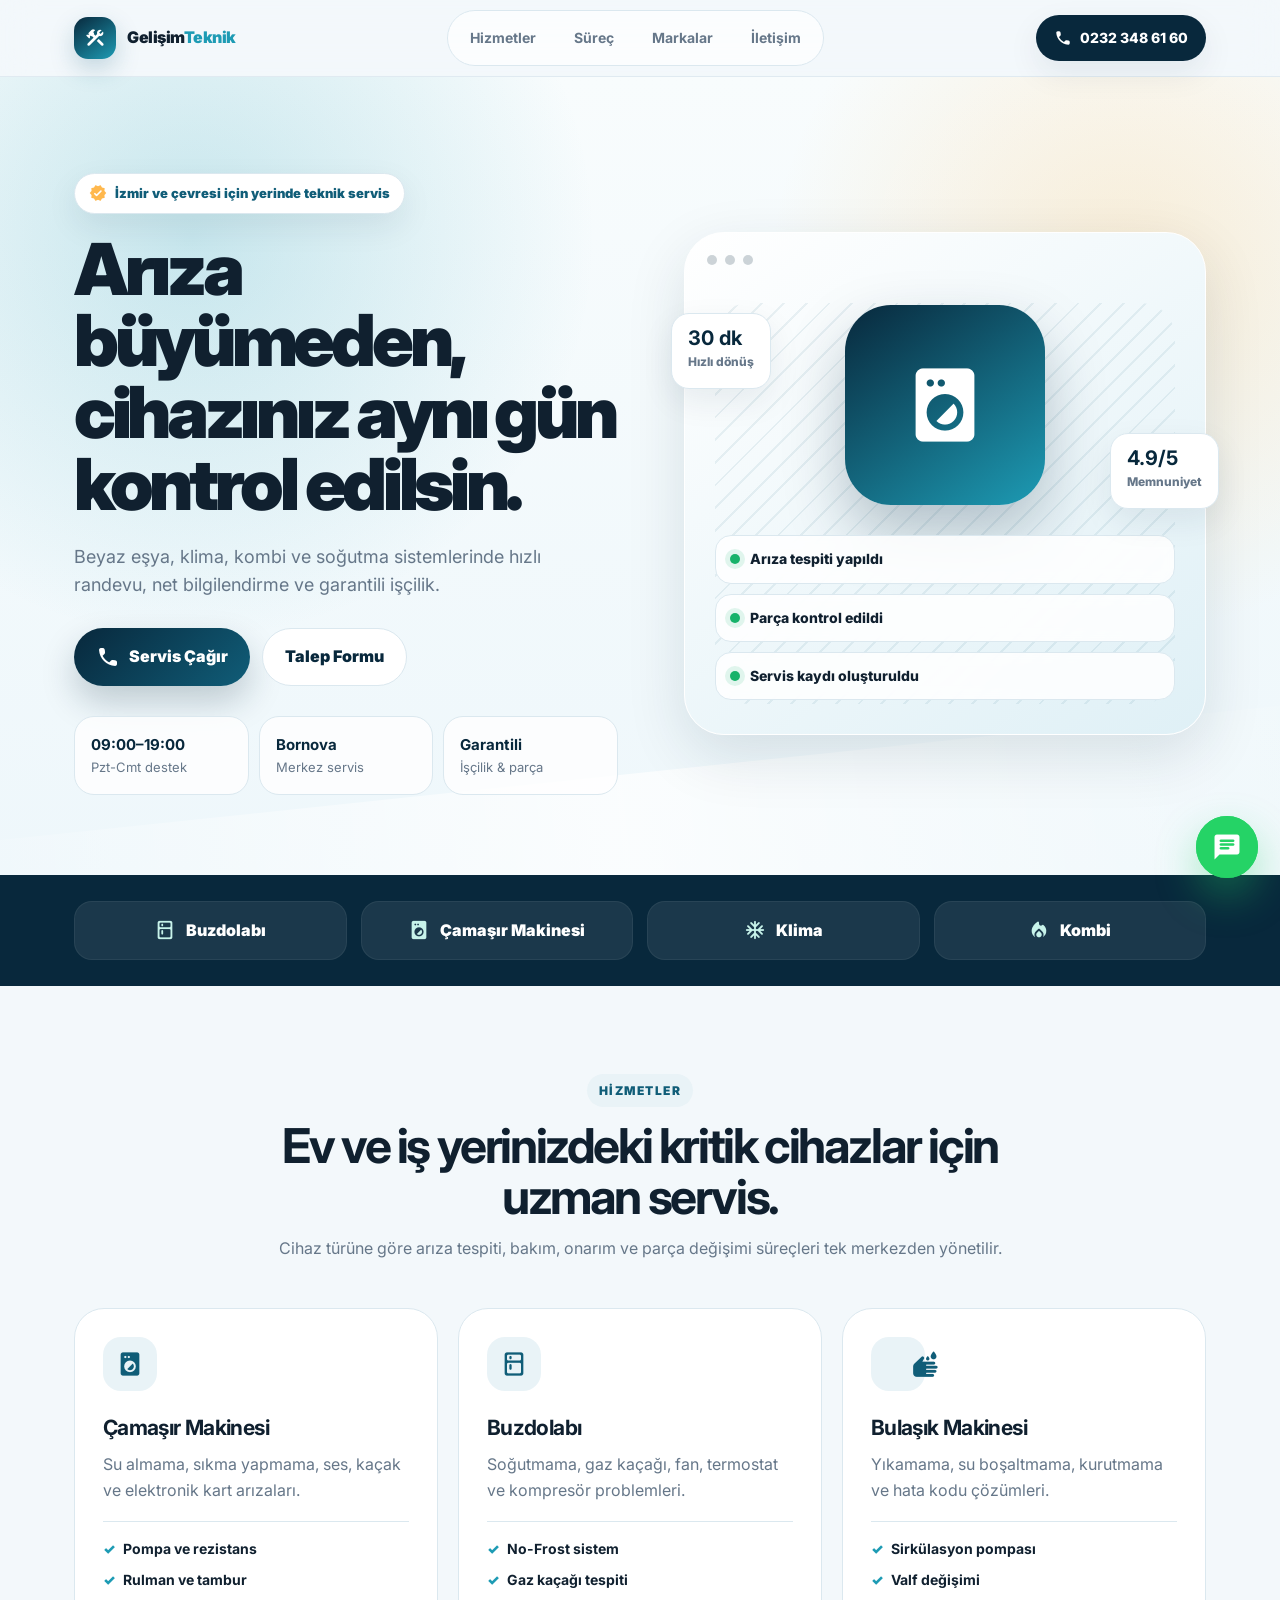
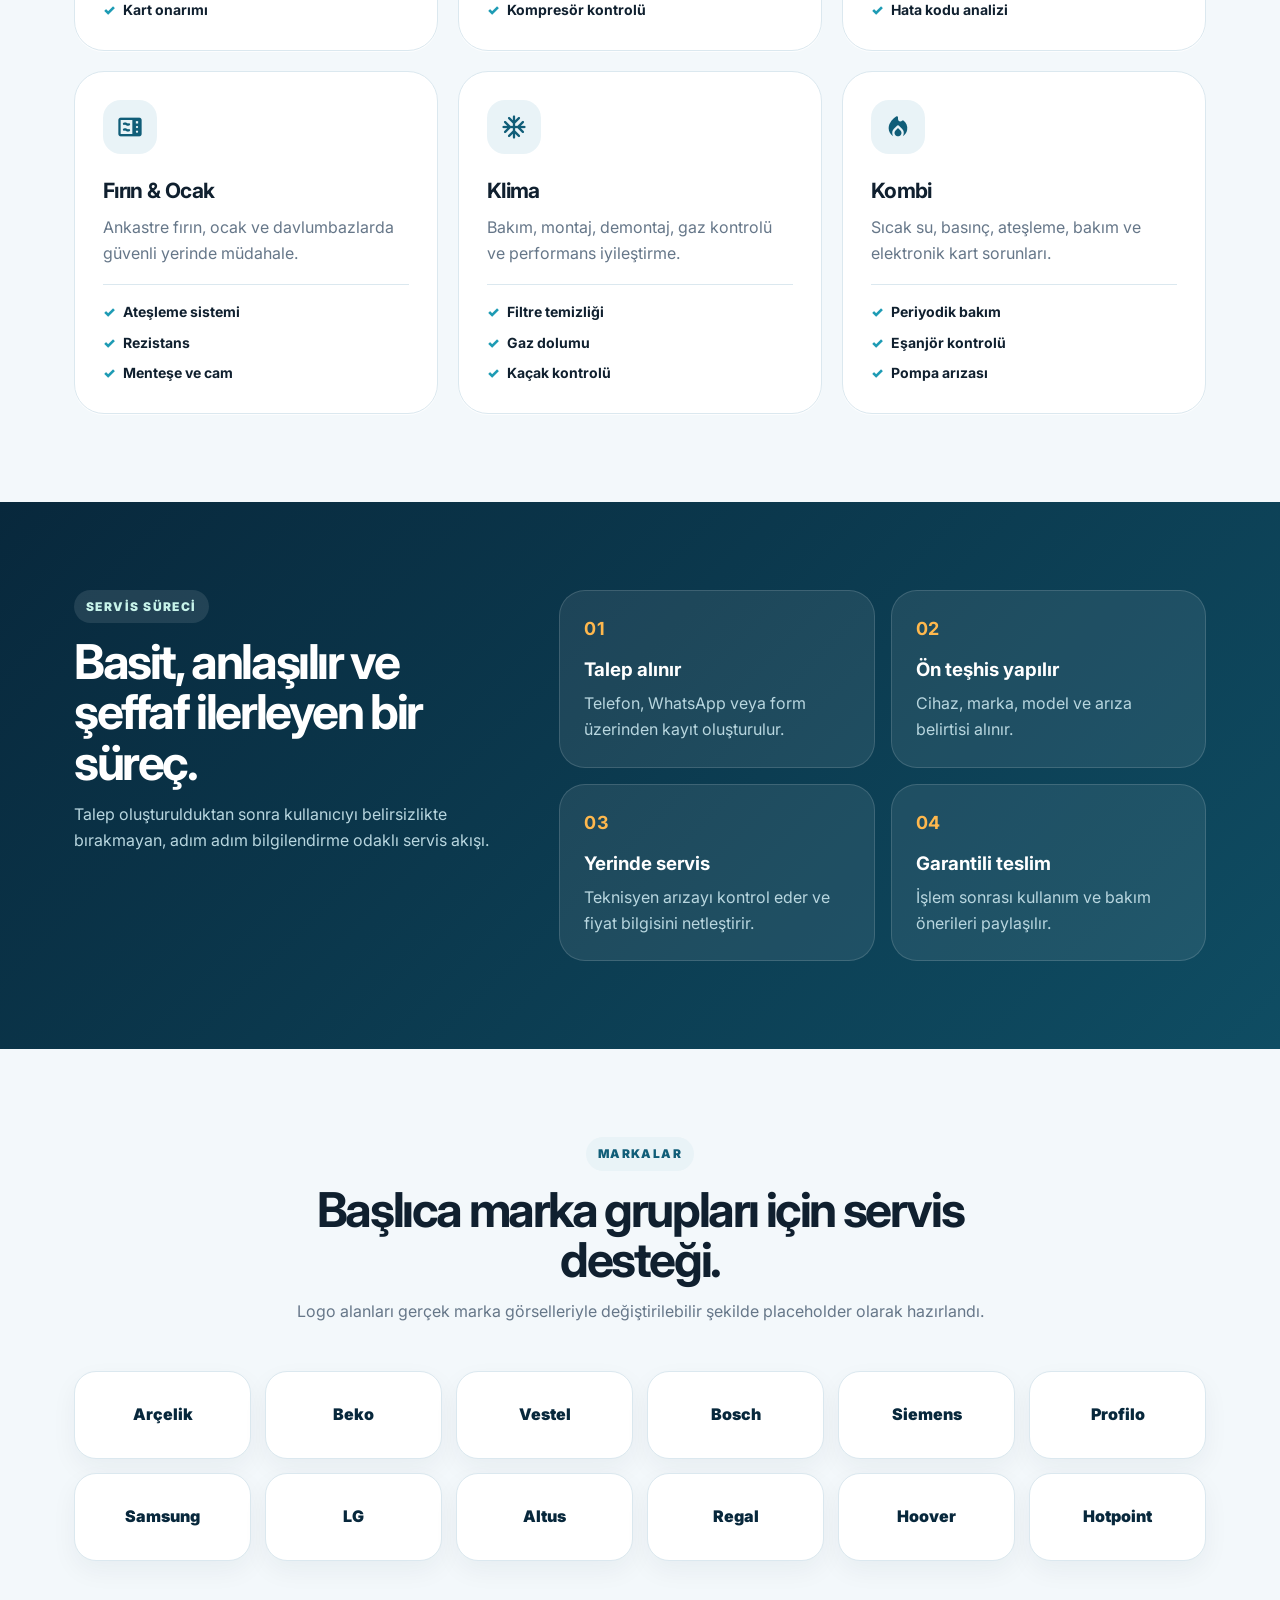
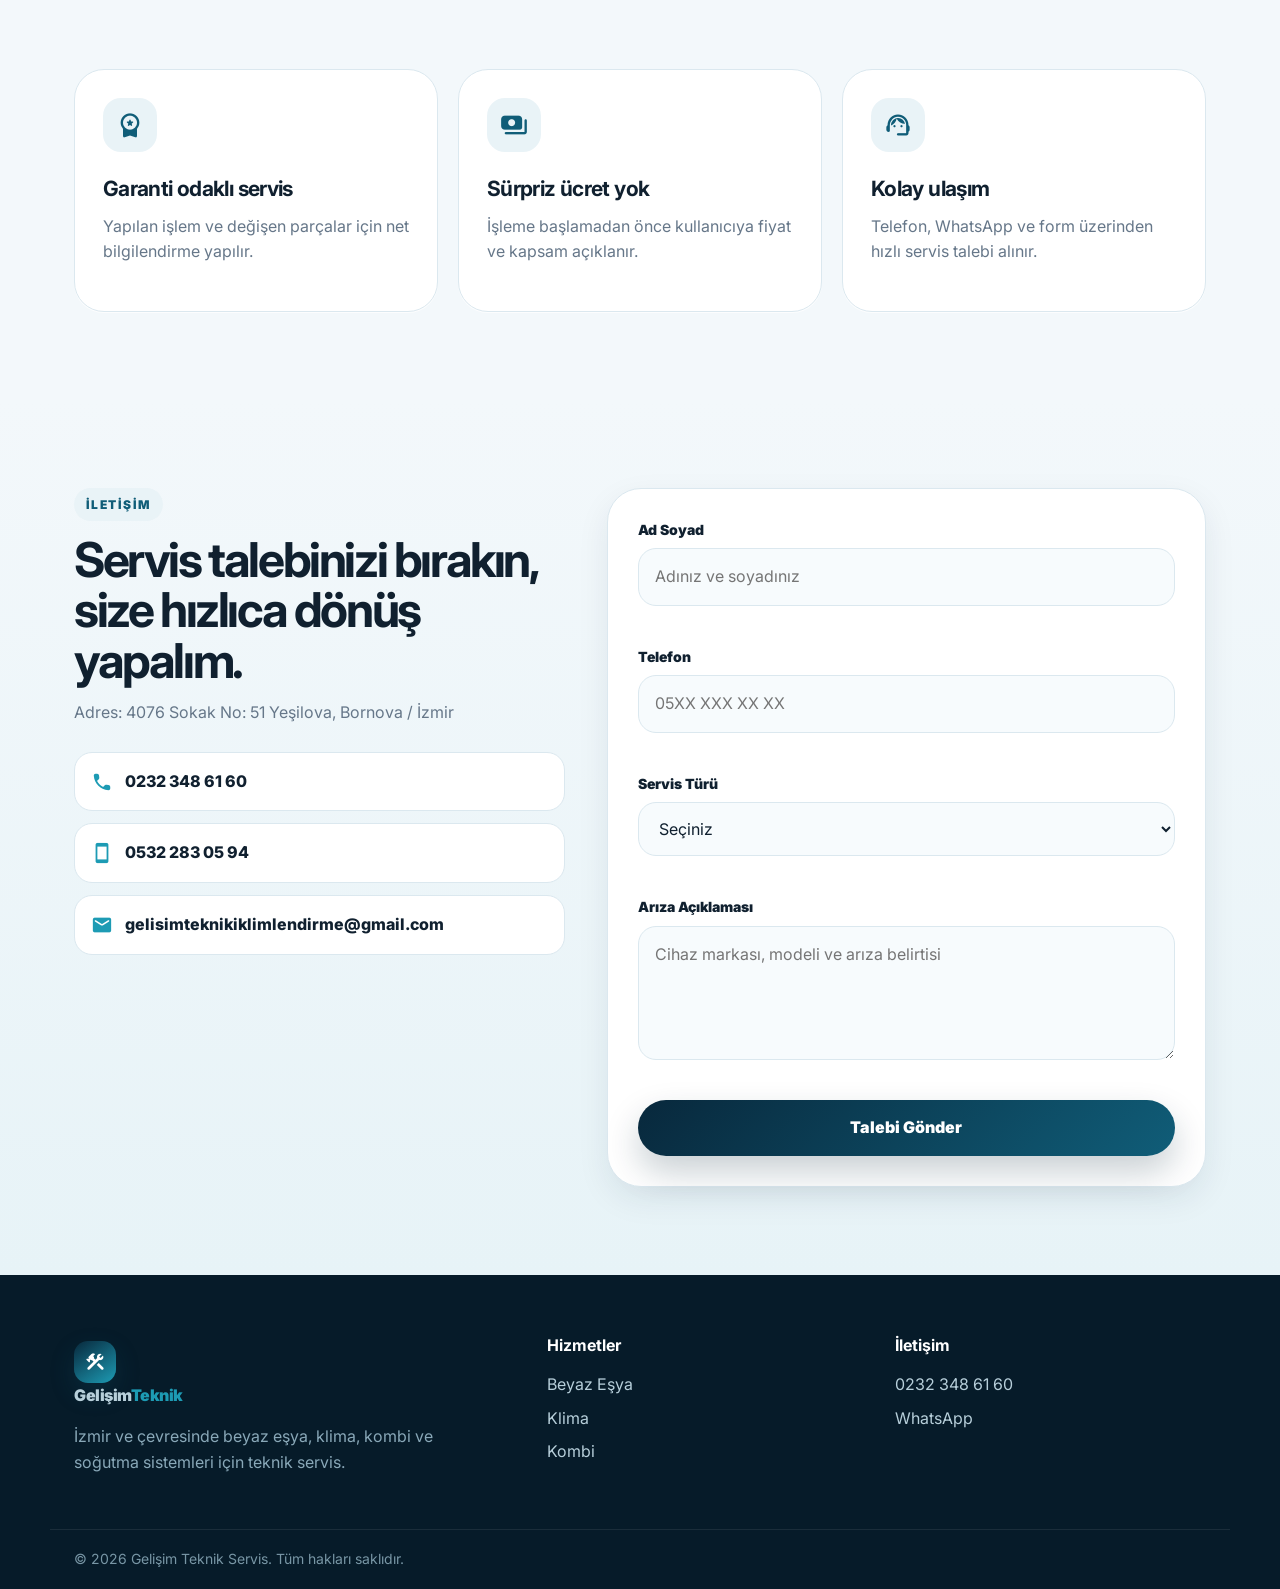
<file: index-Third.html>
<!DOCTYPE html>
<html lang="tr">
<head>
  <meta charset="UTF-8" />
  <meta name="viewport" content="width=device-width, initial-scale=1.0" />
  <title>Gelişim Teknik Servis | İzmir Beyaz Eşya, Klima ve Kombi Servisi</title>
  <meta name="description" content="İzmir Bornova merkezli Gelişim Teknik Servis; beyaz eşya, klima, kombi ve soğutma sistemleri için hızlı, garantili ve profesyonel teknik servis." />
  <link rel="preconnect" href="https://fonts.googleapis.com">
  <link rel="preconnect" href="https://fonts.gstatic.com" crossorigin>
  <link href="https://fonts.googleapis.com/css2?family=Inter:wght@400;500;600;700;800;900&display=swap" rel="stylesheet">
  <link href="https://fonts.googleapis.com/icon?family=Material+Icons+Round" rel="stylesheet">
  <link rel="stylesheet" href="./assets/css/main-alternative.css" />
</head>
<body>
  <header class="site-header" data-header>
    <div class="container header-shell">
      <a class="brand" href="#top" aria-label="Gelişim Teknik ana sayfa">
        <span class="brand-mark"><span class="material-icons-round">construction</span></span>
        <span class="brand-copy">Gelişim<span>Teknik</span></span>
      </a>

      <nav class="desktop-nav" aria-label="Ana menü">
        <a href="#hizmetler">Hizmetler</a>
        <a href="#surec">Süreç</a>
        <a href="#markalar">Markalar</a>
        <a href="#iletisim">İletişim</a>
      </nav>

      <div class="header-actions">
        <a class="quick-phone" href="tel:02323486160">
          <span class="material-icons-round">call</span>
          0232 348 61 60
        </a>
        <button class="menu-button" type="button" data-menu-button aria-label="Menüyü aç" aria-expanded="false">
          <span></span><span></span><span></span>
        </button>
      </div>
    </div>
  </header>

  <div class="mobile-panel" data-mobile-panel aria-hidden="true">
    <div class="mobile-panel-card">
      <div class="mobile-panel-top">
        <a class="brand" href="#top">
          <span class="brand-mark"><span class="material-icons-round">construction</span></span>
          <span class="brand-copy">Gelişim<span>Teknik</span></span>
        </a>
        <button class="panel-close" type="button" data-panel-close aria-label="Menüyü kapat">
          <span class="material-icons-round">close</span>
        </button>
      </div>
      <nav class="mobile-nav">
        <a href="#hizmetler">Hizmetler</a>
        <a href="#surec">Servis Süreci</a>
        <a href="#markalar">Markalar</a>
        <a href="#neden-biz">Neden Biz?</a>
        <a href="#iletisim">İletişim</a>
      </nav>
      <a class="btn btn-primary btn-block" href="tel:02323486160">Hemen Ara</a>
      <a class="btn btn-whatsapp btn-block" href="https://wa.me/905322830594" target="_blank" rel="noopener">WhatsApp'tan Yaz</a>
    </div>
  </div>

  <main id="top">
    <section class="hero-section">
      <div class="container hero-grid">
        <div class="hero-copy reveal">
          <div class="trust-pill">
            <span class="material-icons-round">verified</span>
            İzmir ve çevresi için yerinde teknik servis
          </div>
          <h1>Arıza büyümeden, cihazınız aynı gün kontrol edilsin.</h1>
          <p class="hero-lead">Beyaz eşya, klima, kombi ve soğutma sistemlerinde hızlı randevu, net bilgilendirme ve garantili işçilik.</p>
          <div class="hero-actions">
            <a class="btn btn-primary" href="tel:02323486160"><span class="material-icons-round">call</span> Servis Çağır</a>
            <a class="btn btn-secondary" href="#iletisim">Talep Formu</a>
          </div>
          <div class="hero-stats" aria-label="Servis avantajları">
            <div><strong>09:00–19:00</strong><span>Pzt-Cmt destek</span></div>
            <div><strong>Bornova</strong><span>Merkez servis</span></div>
            <div><strong>Garantili</strong><span>İşçilik & parça</span></div>
          </div>
        </div>

        <div class="hero-visual reveal">
          <div class="device-card">
            <div class="device-toolbar"><span></span><span></span><span></span></div>
            <div class="device-illustration">
              <div class="washer-shape">
                <span class="material-icons-round">local_laundry_service</span>
              </div>
              <div class="diagnostic-list">
                <div><span class="ok-dot"></span> Arıza tespiti yapıldı</div>
                <div><span class="ok-dot"></span> Parça kontrol edildi</div>
                <div><span class="ok-dot"></span> Servis kaydı oluşturuldu</div>
              </div>
            </div>
            <div class="floating-note note-left"><strong>30 dk</strong><span>Hızlı dönüş</span></div>
            <div class="floating-note note-right"><strong>4.9/5</strong><span>Memnuniyet</span></div>
          </div>
        </div>
      </div>
    </section>

    <section class="section service-strip" aria-label="Hızlı servis kategorileri">
      <div class="container strip-grid">
        <a href="#hizmetler"><span class="material-icons-round">kitchen</span>Buzdolabı</a>
        <a href="#hizmetler"><span class="material-icons-round">local_laundry_service</span>Çamaşır Makinesi</a>
        <a href="#hizmetler"><span class="material-icons-round">ac_unit</span>Klima</a>
        <a href="#hizmetler"><span class="material-icons-round">local_fire_department</span>Kombi</a>
      </div>
    </section>

    <section class="section" id="hizmetler">
      <div class="container">
        <div class="section-heading reveal">
          <span>Hizmetler</span>
          <h2>Ev ve iş yerinizdeki kritik cihazlar için uzman servis.</h2>
          <p>Cihaz türüne göre arıza tespiti, bakım, onarım ve parça değişimi süreçleri tek merkezden yönetilir.</p>
        </div>
        <div class="cards-grid service-cards">
          <article class="service-card reveal"><span class="material-icons-round">local_laundry_service</span><h3>Çamaşır Makinesi</h3><p>Su almama, sıkma yapmama, ses, kaçak ve elektronik kart arızaları.</p><ul><li>Pompa ve rezistans</li><li>Rulman ve tambur</li><li>Kart onarımı</li></ul></article>
          <article class="service-card reveal"><span class="material-icons-round">kitchen</span><h3>Buzdolabı</h3><p>Soğutmama, gaz kaçağı, fan, termostat ve kompresör problemleri.</p><ul><li>No-Frost sistem</li><li>Gaz kaçağı tespiti</li><li>Kompresör kontrolü</li></ul></article>
          <article class="service-card reveal"><span class="material-icons-round">dishwasher</span><h3>Bulaşık Makinesi</h3><p>Yıkamama, su boşaltmama, kurutmama ve hata kodu çözümleri.</p><ul><li>Sirkülasyon pompası</li><li>Valf değişimi</li><li>Hata kodu analizi</li></ul></article>
          <article class="service-card reveal"><span class="material-icons-round">microwave</span><h3>Fırın & Ocak</h3><p>Ankastre fırın, ocak ve davlumbazlarda güvenli yerinde müdahale.</p><ul><li>Ateşleme sistemi</li><li>Rezistans</li><li>Menteşe ve cam</li></ul></article>
          <article class="service-card reveal"><span class="material-icons-round">ac_unit</span><h3>Klima</h3><p>Bakım, montaj, demontaj, gaz kontrolü ve performans iyileştirme.</p><ul><li>Filtre temizliği</li><li>Gaz dolumu</li><li>Kaçak kontrolü</li></ul></article>
          <article class="service-card reveal"><span class="material-icons-round">local_fire_department</span><h3>Kombi</h3><p>Sıcak su, basınç, ateşleme, bakım ve elektronik kart sorunları.</p><ul><li>Periyodik bakım</li><li>Eşanjör kontrolü</li><li>Pompa arızası</li></ul></article>
        </div>
      </div>
    </section>

    <section class="section process-section" id="surec">
      <div class="container process-grid">
        <div class="section-heading align-left reveal">
          <span>Servis Süreci</span>
          <h2>Basit, anlaşılır ve şeffaf ilerleyen bir süreç.</h2>
          <p>Talep oluşturulduktan sonra kullanıcıyı belirsizlikte bırakmayan, adım adım bilgilendirme odaklı servis akışı.</p>
        </div>
        <div class="timeline reveal">
          <div><b>01</b><h3>Talep alınır</h3><p>Telefon, WhatsApp veya form üzerinden kayıt oluşturulur.</p></div>
          <div><b>02</b><h3>Ön teşhis yapılır</h3><p>Cihaz, marka, model ve arıza belirtisi alınır.</p></div>
          <div><b>03</b><h3>Yerinde servis</h3><p>Teknisyen arızayı kontrol eder ve fiyat bilgisini netleştirir.</p></div>
          <div><b>04</b><h3>Garantili teslim</h3><p>İşlem sonrası kullanım ve bakım önerileri paylaşılır.</p></div>
        </div>
      </div>
    </section>

    <section class="section" id="markalar">
      <div class="container">
        <div class="section-heading reveal">
          <span>Markalar</span>
          <h2>Başlıca marka grupları için servis desteği.</h2>
          <p>Logo alanları gerçek marka görselleriyle değiştirilebilir şekilde placeholder olarak hazırlandı.</p>
        </div>
        <div class="brand-grid reveal">
          <div class="brand-logo">Arçelik</div><div class="brand-logo">Beko</div><div class="brand-logo">Vestel</div><div class="brand-logo">Bosch</div>
          <div class="brand-logo">Siemens</div><div class="brand-logo">Profilo</div><div class="brand-logo">Samsung</div><div class="brand-logo">LG</div>
          <div class="brand-logo">Altus</div><div class="brand-logo">Regal</div><div class="brand-logo">Hoover</div><div class="brand-logo">Hotpoint</div>
        </div>
      </div>
    </section>

    <section class="section why-section" id="neden-biz">
      <div class="container why-grid">
        <div class="why-card reveal"><span class="material-icons-round">workspace_premium</span><h3>Garanti odaklı servis</h3><p>Yapılan işlem ve değişen parçalar için net bilgilendirme yapılır.</p></div>
        <div class="why-card reveal"><span class="material-icons-round">payments</span><h3>Sürpriz ücret yok</h3><p>İşleme başlamadan önce kullanıcıya fiyat ve kapsam açıklanır.</p></div>
        <div class="why-card reveal"><span class="material-icons-round">support_agent</span><h3>Kolay ulaşım</h3><p>Telefon, WhatsApp ve form üzerinden hızlı servis talebi alınır.</p></div>
      </div>
    </section>

    <section class="section contact-section" id="iletisim">
      <div class="container contact-layout">
        <div class="contact-copy reveal">
          <span class="section-kicker">İletişim</span>
          <h2>Servis talebinizi bırakın, size hızlıca dönüş yapalım.</h2>
          <p>Adres: 4076 Sokak No: 51 Yeşilova, Bornova / İzmir</p>
          <div class="contact-list">
            <a href="tel:02323486160"><span class="material-icons-round">call</span>0232 348 61 60</a>
            <a href="tel:05322830594"><span class="material-icons-round">smartphone</span>0532 283 05 94</a>
            <a href="mailto:gelisimteknikiklimlendirme@gmail.com"><span class="material-icons-round">mail</span>gelisimteknikiklimlendirme@gmail.com</a>
          </div>
        </div>
        <form class="contact-form reveal" data-contact-form novalidate>
          <div class="form-line">
            <label for="fullName">Ad Soyad</label>
            <input id="fullName" name="fullName" type="text" placeholder="Adınız ve soyadınız" minlength="3" required>
            <small data-error-for="fullName"></small>
          </div>
          <div class="form-line">
            <label for="phoneNumber">Telefon</label>
            <input id="phoneNumber" name="phoneNumber" type="tel" placeholder="05XX XXX XX XX" pattern="0[0-9]{10}" maxlength="11" required>
            <small data-error-for="phoneNumber"></small>
          </div>
          <div class="form-line">
            <label for="serviceType">Servis Türü</label>
            <select id="serviceType" name="serviceType" required>
              <option value="">Seçiniz</option>
              <option>Çamaşır Makinesi</option><option>Buzdolabı</option><option>Bulaşık Makinesi</option><option>Fırın & Ocak</option><option>Klima</option><option>Kombi</option><option>Soğutma Sistemleri</option>
            </select>
            <small data-error-for="serviceType"></small>
          </div>
          <div class="form-line">
            <label for="faultMessage">Arıza Açıklaması</label>
            <textarea id="faultMessage" name="faultMessage" rows="4" placeholder="Cihaz markası, modeli ve arıza belirtisi" minlength="10" maxlength="500" required></textarea>
            <small data-error-for="faultMessage"></small>
          </div>
          <button class="btn btn-primary btn-block" type="submit">Talebi Gönder</button>
          <p class="form-success" data-form-success>Talebiniz alındı. En kısa sürede dönüş yapılacaktır.</p>
        </form>
      </div>
    </section>
  </main>

  <footer class="site-footer">
    <div class="container footer-grid">
      <div>
        <a class="brand footer-brand" href="#top"><span class="brand-mark"><span class="material-icons-round">construction</span></span><span class="brand-copy">Gelişim<span>Teknik</span></span></a>
        <p>İzmir ve çevresinde beyaz eşya, klima, kombi ve soğutma sistemleri için teknik servis.</p>
      </div>
      <div><h4>Hizmetler</h4><a href="#hizmetler">Beyaz Eşya</a><a href="#hizmetler">Klima</a><a href="#hizmetler">Kombi</a></div>
      <div><h4>İletişim</h4><a href="tel:02323486160">0232 348 61 60</a><a href="https://wa.me/905322830594">WhatsApp</a></div>
    </div>
    <div class="container footer-bottom">© 2026 Gelişim Teknik Servis. Tüm hakları saklıdır.</div>
  </footer>

  <a class="whatsapp-float" href="https://wa.me/905322830594" target="_blank" rel="noopener" aria-label="WhatsApp ile yaz">
    <span class="material-icons-round">chat</span>
  </a>

  <script src="./assets/js/main-alternative.js"></script>
</body>
</html>
</file>
<file: assets/css/main.css>
/* =========================================================
   Gelişim Teknik Servis — style.css
   ========================================================= */

/* ---------- Reset & Tokens ---------- */
:root {
  --primary: #0F3D5E;
  --primary-dark: #071926;
  --secondary: #1F7A8C;
  --accent: #F59E0B;
  --bg: #F6FAFC;
  --surface: #FFFFFF;
  --soft: #EAF4F7;
  --text: #102033;
  --muted: #64748B;
  --border: #DDEAF0;

  --radius-sm: 10px;
  --radius: 14px;
  --radius-lg: 20px;
  --radius-xl: 28px;

  --shadow-sm: 0 1px 2px rgba(15, 61, 94, 0.06);
  --shadow: 0 8px 24px rgba(15, 61, 94, 0.08);
  --shadow-lg: 0 24px 60px rgba(15, 61, 94, 0.12);

  --container: 1180px;
  --t: 0.25s cubic-bezier(0.4, 0, 0.2, 1);
}

*,
*::before,
*::after {
  box-sizing: border-box;
}

html {
  scroll-behavior: smooth;
  -webkit-text-size-adjust: 100%;
}

body {
  margin: 0;
  font-family: "Plus Jakarta Sans", system-ui, -apple-system, Segoe UI, Roboto,
    sans-serif;
  font-size: 16px;
  line-height: 1.6;
  color: var(--text);
  background: var(--bg);
  -webkit-font-smoothing: antialiased;
  -moz-osx-font-smoothing: grayscale;
}

img,
svg {
  display: block;
  max-width: 100%;
}

a {
  color: inherit;
  text-decoration: none;
  transition: color var(--t);
}

ul {
  list-style: none;
  padding: 0;
  margin: 0;
}

h1,
h2,
h3,
h4,
h5 {
  margin: 0 0 0.4em;
  font-weight: 700;
  color: var(--text);
  letter-spacing: -0.01em;
}

h1 { font-size: clamp(2rem, 4.5vw, 3.25rem); line-height: 1.15; font-weight: 800; }
h2 { font-size: clamp(1.6rem, 3vw, 2.25rem); line-height: 1.2; }
h3 { font-size: 1.2rem; line-height: 1.35; }
h4 { font-size: 1.05rem; }
p  { margin: 0 0 1em; color: var(--muted); }

.container {
  width: 100%;
  max-width: var(--container);
  margin: 0 auto;
  padding: 0 24px;
}

.material-icons-round {
  font-family: "Material Icons Round";
  font-feature-settings: "liga";
  user-select: none;
}

/* ---------- Buttons ---------- */
.btn {
  display: inline-flex;
  align-items: center;
  gap: 8px;
  padding: 12px 20px;
  border-radius: 999px;
  font-weight: 600;
  font-size: 0.95rem;
  cursor: pointer;
  border: 1px solid transparent;
  transition: transform var(--t), box-shadow var(--t), background var(--t),
    color var(--t), border-color var(--t);
  white-space: nowrap;
  font-family: inherit;
}

.btn .material-icons-round { font-size: 20px; }

.btn-lg {
  padding: 14px 24px;
  font-size: 1rem;
}

.btn-primary {
  background: linear-gradient(135deg, var(--primary), var(--secondary));
  color: #fff;
  box-shadow: 0 8px 20px rgba(15, 61, 94, 0.18);
}
.btn-primary:hover {
  transform: translateY(-2px);
  box-shadow: 0 14px 28px rgba(15, 61, 94, 0.24);
}

.btn-ghost {
  background: rgba(255, 255, 255, 0.7);
  color: var(--primary);
  border-color: var(--border);
  backdrop-filter: blur(8px);
}
.btn-ghost:hover {
  background: var(--surface);
  border-color: var(--secondary);
  color: var(--primary-dark);
  transform: translateY(-2px);
}

/* ---------- Header ---------- */
.site-header {
  position: sticky;
  top: 0;
  z-index: 50;
  background: rgba(255, 255, 255, 0.78);
  backdrop-filter: saturate(160%) blur(14px);
  -webkit-backdrop-filter: saturate(160%) blur(14px);
  border-bottom: 1px solid rgba(221, 234, 240, 0.6);
}

.header-inner {
  display: flex;
  align-items: center;
  justify-content: space-between;
  height: 76px;
  gap: 24px;
}

.logo {
  display: inline-flex;
  align-items: center;
  gap: 10px;
  font-weight: 800;
  font-size: 1.15rem;
  color: var(--primary-dark);
  letter-spacing: -0.01em;
}

.logo-mark {
  display: inline-flex;
  align-items: center;
  justify-content: center;
  width: 40px;
  height: 40px;
  border-radius: 12px;
  background: linear-gradient(135deg, var(--primary), var(--secondary));
  color: #fff;
  box-shadow: 0 6px 14px rgba(15, 61, 94, 0.25);
}
.logo-mark .material-icons-round { font-size: 22px; }

.logo-text-accent {
  color: var(--secondary);
}

.nav {
  display: flex;
  align-items: center;
  gap: 8px;
}
.nav a {
  position: relative;
  padding: 8px 14px;
  font-weight: 500;
  font-size: 0.95rem;
  color: var(--text);
  border-radius: 999px;
  transition: color var(--t), background var(--t);
}
.nav a:hover {
  color: var(--primary);
  background: var(--soft);
}

/* ---------- Hero ---------- */
.hero {
  position: relative;
  padding: clamp(64px, 9vw, 120px) 0 clamp(64px, 9vw, 110px);
  overflow: hidden;
}

.hero-bg {
  position: absolute;
  inset: 0;
  background:
    radial-gradient(circle at 12% 10%, rgba(31, 122, 140, 0.18), transparent 55%),
    radial-gradient(circle at 90% 30%, rgba(15, 61, 94, 0.14), transparent 50%),
    radial-gradient(circle at 70% 95%, rgba(245, 158, 11, 0.10), transparent 50%),
    linear-gradient(180deg, #F6FAFC 0%, #FFFFFF 100%);
  z-index: -1;
}

.hero-inner {
  display: grid;
  grid-template-columns: 1.05fr 1fr;
  gap: 64px;
  align-items: center;
}

.badge {
  display: inline-flex;
  align-items: center;
  gap: 6px;
  background: var(--surface);
  border: 1px solid var(--border);
  color: var(--primary);
  padding: 8px 14px;
  border-radius: 999px;
  font-size: 0.85rem;
  font-weight: 600;
  box-shadow: var(--shadow-sm);
  margin-bottom: 22px;
}
.badge .material-icons-round { font-size: 18px; color: var(--accent); }

.hero h1 .hl {
  display: inline-block;
  background: linear-gradient(135deg, var(--primary), var(--secondary));
  -webkit-background-clip: text;
  background-clip: text;
  color: transparent;
}

.hero-desc {
  font-size: 1.08rem;
  color: var(--muted);
  max-width: 540px;
  margin-bottom: 28px;
}

.hero-cta {
  display: flex;
  gap: 12px;
  flex-wrap: wrap;
  margin-bottom: 36px;
}

.hero-meta {
  display: flex;
  align-items: center;
  gap: 18px;
  flex-wrap: wrap;
  padding: 16px 20px;
  background: var(--surface);
  border: 1px solid var(--border);
  border-radius: var(--radius);
  width: fit-content;
  box-shadow: var(--shadow-sm);
}

.meta-item {
  display: flex;
  align-items: center;
  gap: 10px;
}
.meta-item strong {
  display: block;
  font-size: 0.95rem;
  color: var(--text);
  line-height: 1.2;
}
.meta-item span {
  font-size: 0.8rem;
  color: var(--muted);
}
.meta-icon {
  display: inline-flex;
  align-items: center;
  justify-content: center;
  width: 36px;
  height: 36px;
  border-radius: 10px;
  background: var(--soft);
  color: var(--primary);
}
.meta-icon .material-icons-round { font-size: 20px; }
.meta-divider {
  width: 1px;
  height: 28px;
  background: var(--border);
}

/* Hero görsel kart */
.hero-visual {
  position: relative;
}

.hero-card {
  position: relative;
  aspect-ratio: 5 / 4;
  background:
    linear-gradient(135deg, rgba(15, 61, 94, 0.04), rgba(31, 122, 140, 0.10));
  border: 1px solid var(--border);
  border-radius: var(--radius-xl);
  box-shadow: var(--shadow-lg);
  overflow: hidden;
}

.hero-card-img {
  position: absolute;
  inset: 0;
  display: flex;
  flex-direction: column;
  align-items: center;
  justify-content: center;
  gap: 14px;
  background:
    repeating-linear-gradient(45deg, rgba(15, 61, 94, 0.03) 0 2px, transparent 2px 16px),
    radial-gradient(circle at 50% 40%, rgba(31, 122, 140, 0.18), transparent 60%);
  color: var(--primary);
}
.hero-card-icon {
  font-size: 96px !important;
  color: var(--secondary);
  filter: drop-shadow(0 8px 20px rgba(31, 122, 140, 0.25));
}
.hero-card-label {
  font-weight: 600;
  letter-spacing: 0.02em;
  font-size: 0.95rem;
  color: var(--primary);
  background: rgba(255, 255, 255, 0.7);
  backdrop-filter: blur(8px);
  padding: 6px 14px;
  border-radius: 999px;
  border: 1px solid var(--border);
}

.floating-card {
  position: absolute;
  display: flex;
  align-items: center;
  gap: 12px;
  padding: 12px 16px;
  background: var(--surface);
  border: 1px solid var(--border);
  border-radius: var(--radius);
  box-shadow: var(--shadow);
  font-size: 0.85rem;
}
.floating-card strong {
  display: block;
  font-size: 1rem;
  font-weight: 700;
  color: var(--text);
  line-height: 1.1;
}
.floating-card span { color: var(--muted); font-size: 0.78rem; }

.floating-icon {
  display: inline-flex;
  align-items: center;
  justify-content: center;
  width: 38px;
  height: 38px;
  border-radius: 12px;
}
.floating-icon.ok   { background: rgba(31, 122, 140, 0.12); color: var(--secondary); }
.floating-icon.star { background: rgba(245, 158, 11, 0.15); color: var(--accent); }
.floating-icon .material-icons-round { font-size: 22px; }

.floating-1 { top: 24px; left: -22px; }
.floating-2 { bottom: 24px; right: -22px; }

/* ---------- Sections ---------- */
.section {
  padding: clamp(60px, 8vw, 100px) 0;
}

.section-soft {
  background:
    linear-gradient(180deg, transparent, rgba(234, 244, 247, 0.6) 12%, rgba(234, 244, 247, 0.6) 88%, transparent);
}

.section-head {
  max-width: 720px;
  margin: 0 auto 56px;
  text-align: center;
}
.eyebrow {
  display: inline-block;
  font-size: 0.78rem;
  font-weight: 700;
  letter-spacing: 0.12em;
  text-transform: uppercase;
  color: var(--secondary);
  background: var(--soft);
  padding: 6px 12px;
  border-radius: 999px;
  margin-bottom: 14px;
}
.section-head p { font-size: 1.02rem; }

/* ---------- Hizmetler ---------- */
.services-grid {
  display: grid;
  grid-template-columns: repeat(3, 1fr);
  gap: 22px;
}

.service-card {
  background: var(--surface);
  border: 1px solid var(--border);
  border-radius: var(--radius-lg);
  padding: 28px;
  transition: transform var(--t), border-color var(--t), box-shadow var(--t);
  position: relative;
  overflow: hidden;
}
.service-card::before {
  content: "";
  position: absolute;
  inset: 0;
  background: linear-gradient(135deg, rgba(31, 122, 140, 0.06), transparent 60%);
  opacity: 0;
  transition: opacity var(--t);
  pointer-events: none;
}
.service-card:hover {
  transform: translateY(-4px);
  border-color: rgba(31, 122, 140, 0.4);
  box-shadow: var(--shadow);
}
.service-card:hover::before { opacity: 1; }

.service-icon {
  width: 54px;
  height: 54px;
  border-radius: 14px;
  display: inline-flex;
  align-items: center;
  justify-content: center;
  background: linear-gradient(135deg, var(--soft), #fff);
  color: var(--primary);
  border: 1px solid var(--border);
  margin-bottom: 18px;
  transition: transform var(--t), background var(--t), color var(--t);
}
.service-icon .material-icons-round { font-size: 28px; }

.service-card:hover .service-icon {
  background: linear-gradient(135deg, var(--primary), var(--secondary));
  color: #fff;
  transform: scale(1.05);
  border-color: transparent;
}

.service-card h3 { color: var(--primary-dark); }
.service-card p  { font-size: 0.95rem; margin-bottom: 16px; }

.fault-list {
  display: flex;
  flex-direction: column;
  gap: 8px;
  border-top: 1px dashed var(--border);
  padding-top: 14px;
}
.fault-list li {
  display: flex;
  align-items: center;
  gap: 8px;
  font-size: 0.9rem;
  color: var(--text);
}
.fault-list .material-icons-round {
  font-size: 18px;
  color: var(--secondary);
}

/* ---------- Markalar ---------- */
.brands-grid {
  display: grid;
  grid-template-columns: repeat(7, 1fr);
  gap: 14px;
}

.brand-chip {
  display: flex;
  align-items: center;
  justify-content: center;
  height: 72px;
  background: var(--surface);
  border: 1px solid var(--border);
  border-radius: var(--radius);
  padding: 0 14px;
  text-align: center;
  font-weight: 700;
  font-size: 0.95rem;
  color: var(--primary-dark);
  letter-spacing: -0.01em;
  transition: transform var(--t), border-color var(--t), color var(--t),
    box-shadow var(--t), background var(--t);
}
.brand-chip:hover {
  transform: translateY(-3px);
  border-color: var(--secondary);
  color: var(--secondary);
  box-shadow: var(--shadow-sm);
  background: #fff;
}
.brand-chip span {
  background: linear-gradient(135deg, var(--primary-dark), var(--primary));
  -webkit-background-clip: text;
  background-clip: text;
  color: transparent;
  transition: background var(--t);
}
.brand-chip:hover span {
  background: linear-gradient(135deg, var(--primary), var(--secondary));
  -webkit-background-clip: text;
  background-clip: text;
}

/* ---------- Neden Biz ---------- */
.benefits-grid {
  display: grid;
  grid-template-columns: repeat(3, 1fr);
  gap: 22px;
}

.benefit-card {
  background: var(--surface);
  border: 1px solid var(--border);
  border-radius: var(--radius-lg);
  padding: 26px;
  transition: transform var(--t), border-color var(--t), box-shadow var(--t);
}
.benefit-card:hover {
  transform: translateY(-3px);
  border-color: rgba(31, 122, 140, 0.4);
  box-shadow: var(--shadow);
}
.benefit-icon {
  display: inline-flex;
  align-items: center;
  justify-content: center;
  width: 46px;
  height: 46px;
  border-radius: 12px;
  background: var(--soft);
  color: var(--secondary);
  margin-bottom: 14px;
  transition: background var(--t), color var(--t);
}
.benefit-icon .material-icons-round { font-size: 24px; }
.benefit-card:hover .benefit-icon {
  background: linear-gradient(135deg, var(--secondary), var(--primary));
  color: #fff;
}
.benefit-card h4 { color: var(--primary-dark); }
.benefit-card p  { font-size: 0.93rem; margin: 0; }

/* ---------- İletişim ---------- */
.contact-grid {
  display: grid;
  grid-template-columns: 0.85fr 1.15fr;
  gap: 32px;
  align-items: start;
}

.contact-info {
  display: flex;
  flex-direction: column;
  gap: 14px;
}

.info-card {
  display: flex;
  align-items: center;
  gap: 14px;
  padding: 18px 20px;
  background: var(--surface);
  border: 1px solid var(--border);
  border-radius: var(--radius);
  transition: transform var(--t), border-color var(--t), box-shadow var(--t);
}
.info-card:hover {
  transform: translateX(3px);
  border-color: var(--secondary);
  box-shadow: var(--shadow-sm);
}

.info-icon {
  display: inline-flex;
  align-items: center;
  justify-content: center;
  width: 44px;
  height: 44px;
  border-radius: 12px;
  background: linear-gradient(135deg, var(--primary), var(--secondary));
  color: #fff;
  flex-shrink: 0;
}
.info-icon .material-icons-round { font-size: 22px; }

.info-label {
  display: block;
  font-size: 0.78rem;
  font-weight: 600;
  color: var(--muted);
  text-transform: uppercase;
  letter-spacing: 0.06em;
  margin-bottom: 2px;
}
.info-value {
  font-weight: 700;
  color: var(--primary-dark);
  font-size: 1.05rem;
  line-height: 1.3;
  word-break: break-word;
}
.info-value-sm { font-size: 0.92rem; font-weight: 600; }
a.info-value:hover { color: var(--secondary); }

.info-hours {
  display: flex;
  align-items: center;
  gap: 12px;
  padding: 16px 20px;
  background: linear-gradient(135deg, var(--primary), var(--primary-dark));
  border-radius: var(--radius);
  color: #fff;
  margin-top: 4px;
}
.info-hours .material-icons-round {
  background: rgba(255, 255, 255, 0.15);
  padding: 8px;
  border-radius: 10px;
  font-size: 22px;
}
.info-hours strong { display: block; font-size: 0.95rem; }
.info-hours span { font-size: 0.85rem; opacity: 0.85; }

/* Form */
.contact-form {
  background: var(--surface);
  border: 1px solid var(--border);
  border-radius: var(--radius-lg);
  padding: 32px;
  box-shadow: var(--shadow);
  display: flex;
  flex-direction: column;
  gap: 18px;
}

.form-row {
  display: grid;
  grid-template-columns: 1fr 1fr;
  gap: 14px;
}

.form-group {
  display: flex;
  flex-direction: column;
  gap: 6px;
}

.form-group label {
  font-size: 0.85rem;
  font-weight: 600;
  color: var(--text);
}

.form-group input,
.form-group select,
.form-group textarea {
  width: 100%;
  padding: 13px 16px;
  font-size: 0.95rem;
  font-family: inherit;
  color: var(--text);
  background: var(--bg);
  border: 1.5px solid var(--border);
  border-radius: 12px;
  transition: border-color var(--t), background var(--t), box-shadow var(--t);
  outline: none;
}
.form-group input::placeholder,
.form-group textarea::placeholder { color: #9aa6b6; }

.form-group input:focus,
.form-group select:focus,
.form-group textarea:focus {
  background: var(--surface);
  border-color: var(--secondary);
  box-shadow: 0 0 0 4px rgba(31, 122, 140, 0.12);
}

.form-group textarea {
  resize: vertical;
  min-height: 120px;
}

.select-wrap {
  position: relative;
}
.select-wrap select {
  appearance: none;
  -webkit-appearance: none;
  padding-right: 44px;
  cursor: pointer;
}
.select-caret {
  position: absolute;
  right: 12px;
  top: 50%;
  transform: translateY(-50%);
  color: var(--muted);
  pointer-events: none;
}

.form-submit {
  align-self: flex-start;
  margin-top: 4px;
}

.form-note {
  display: flex;
  align-items: center;
  gap: 6px;
  font-size: 0.82rem;
  color: var(--muted);
  margin: 0;
}
.form-note .material-icons-round { font-size: 16px; color: var(--secondary); }

/* ---------- Footer ---------- */
.site-footer {
  background: var(--primary-dark);
  color: #cfe0ea;
  margin-top: 40px;
}

.footer-inner {
  display: grid;
  grid-template-columns: 1.4fr 1fr 1fr 1.2fr;
  gap: 40px;
  padding: 64px 24px 40px;
}

.footer-brand p {
  color: #98b3c4;
  font-size: 0.92rem;
  max-width: 320px;
  margin-top: 14px;
}

.logo-light { color: #fff; }
.logo-light .logo-text-accent { color: var(--accent); }

.footer-col h5 {
  color: #fff;
  font-size: 0.95rem;
  margin-bottom: 16px;
  letter-spacing: 0.02em;
}
.footer-col ul { display: flex; flex-direction: column; gap: 8px; }
.footer-col a {
  color: #98b3c4;
  font-size: 0.92rem;
  transition: color var(--t), padding-left var(--t);
}
.footer-col a:hover { color: #fff; padding-left: 4px; }

.footer-contact li {
  display: flex;
  align-items: center;
  gap: 8px;
  color: #98b3c4;
  font-size: 0.92rem;
}
.footer-contact .material-icons-round {
  font-size: 18px;
  color: var(--accent);
}

.footer-bottom {
  border-top: 1px solid rgba(255, 255, 255, 0.08);
  padding: 18px 0;
  font-size: 0.85rem;
}
.footer-bottom-inner {
  display: flex;
  align-items: center;
  justify-content: space-between;
  color: #7a93a4;
}
.footer-region {
  display: inline-flex;
  align-items: center;
  gap: 4px;
}
.footer-region .material-icons-round { font-size: 16px; }

/* ---------- WhatsApp Float ---------- */
.whatsapp-float {
  position: fixed;
  right: 22px;
  bottom: 22px;
  width: 60px;
  height: 60px;
  border-radius: 50%;
  background: linear-gradient(135deg, #25D366, #128C7E);
  color: #fff;
  display: inline-flex;
  align-items: center;
  justify-content: center;
  box-shadow: 0 14px 28px rgba(37, 211, 102, 0.35);
  z-index: 100;
  transition: transform var(--t), box-shadow var(--t);
}
.whatsapp-float::before {
  content: "";
  position: absolute;
  inset: -6px;
  border-radius: 50%;
  background: rgba(37, 211, 102, 0.35);
  z-index: -1;
  animation: pulse 2s ease-out infinite;
}
.whatsapp-float:hover {
  transform: scale(1.08);
  box-shadow: 0 18px 36px rgba(37, 211, 102, 0.45);
}

@keyframes pulse {
  0%   { transform: scale(0.95); opacity: 0.7; }
  70%  { transform: scale(1.25); opacity: 0;   }
  100% { transform: scale(1.25); opacity: 0;   }
}

/* =========================================================
   RESPONSIVE
   ========================================================= */

/* Tablet */
@media (max-width: 1024px) {
  .hero-inner {
    grid-template-columns: 1fr;
    gap: 48px;
    text-align: center;
  }
  .hero-content { display: flex; flex-direction: column; align-items: center; }
  .hero-desc { margin-left: auto; margin-right: auto; }
  .hero-cta { justify-content: center; }
  .hero-meta { margin: 0 auto; }
  .hero-card { max-width: 540px; margin: 0 auto; }

  .services-grid,
  .benefits-grid {
    grid-template-columns: repeat(2, 1fr);
  }

  .brands-grid {
    grid-template-columns: repeat(4, 1fr);
  }

  .contact-grid {
    grid-template-columns: 1fr;
    gap: 24px;
  }

  .footer-inner {
    grid-template-columns: 1fr 1fr;
    gap: 32px;
  }

  .nav { display: none; }
}

/* Mobile */
@media (max-width: 640px) {
  .container { padding: 0 18px; }

  .header-inner { height: 64px; gap: 10px; }
  .logo-text { font-size: 1.05rem; }
  .header-cta { padding: 10px 14px; font-size: 0.85rem; }
  .header-cta .material-icons-round { font-size: 18px; }

  .hero { padding: 56px 0 64px; }
  .hero-cta { width: 100%; flex-direction: column; }
  .hero-cta .btn { width: 100%; justify-content: center; }

  .hero-meta {
    width: 100%;
    flex-direction: column;
    align-items: stretch;
    gap: 12px;
  }
  .meta-divider { display: none; }
  .meta-item {
    background: var(--bg);
    padding: 10px 12px;
    border-radius: 10px;
  }

  .floating-1 { left: 10px; top: 12px; padding: 8px 12px; }
  .floating-2 { right: 10px; bottom: 12px; padding: 8px 12px; }
  .floating-card strong { font-size: 0.9rem; }
  .floating-card span { font-size: 0.72rem; }

  .services-grid,
  .benefits-grid {
    grid-template-columns: 1fr;
  }
  .service-card-wide { grid-column: auto; }

  .brands-grid { grid-template-columns: repeat(2, 1fr); }
  .brand-chip { height: 64px; font-size: 0.9rem; }

  .form-row { grid-template-columns: 1fr; }
  .contact-form { padding: 22px; }
  .form-submit { width: 100%; justify-content: center; }

  .footer-inner {
    grid-template-columns: 1fr;
    padding: 48px 18px 32px;
    gap: 28px;
  }
  .footer-bottom-inner {
    flex-direction: column;
    gap: 6px;
    text-align: center;
  }

  .whatsapp-float {
    width: 54px;
    height: 54px;
    right: 16px;
    bottom: 16px;
  }
  .whatsapp-float svg { width: 26px; height: 26px; }
}

/* Reduced motion */
@media (prefers-reduced-motion: reduce) {
  *, *::before, *::after {
    animation-duration: 0.01ms !important;
    transition-duration: 0.01ms !important;
  }
  html { scroll-behavior: auto; }
}
/* =========================================================
   FORM — Input iyileştirmeleri
   ========================================================= */

/* iOS'ta input'a tıklayınca zoom etmesini engellemek için 16px taban */
.form-group input,
.form-group select,
.form-group textarea {
  font-size: 16px;
  min-height: 48px;
}

/* Telefon/Number — sayı oklarını gizle */
.form-group input[type="tel"]::-webkit-outer-spin-button,
.form-group input[type="tel"]::-webkit-inner-spin-button,
.form-group input[type="number"]::-webkit-outer-spin-button,
.form-group input[type="number"]::-webkit-inner-spin-button {
  -webkit-appearance: none;
  margin: 0;
}
.form-group input[type="tel"],
.form-group input[type="number"] {
  -moz-appearance: textfield;
}

/* Telefon/E-posta için tabular hizalama */
.form-group input[type="tel"],
.form-group input[type="email"] {
  font-variant-numeric: tabular-nums;
  letter-spacing: 0.01em;
}

/* Validation state'leri — kullanıcı bir şey yazdıktan sonra */
.form-group input:not(:placeholder-shown):invalid,
.form-group textarea:not(:placeholder-shown):invalid {
  border-color: #E55353;
  background: #FFF6F6;
}
.form-group input:not(:placeholder-shown):invalid:focus,
.form-group textarea:not(:placeholder-shown):invalid:focus {
  box-shadow: 0 0 0 4px rgba(229, 83, 83, 0.12);
}

.form-group input:not(:placeholder-shown):valid,
.form-group textarea:not(:placeholder-shown):valid {
  border-color: #B6D6CA;
}

/* Disabled / readonly */
.form-group input:disabled,
.form-group textarea:disabled,
.form-group select:disabled {
  background: #F0F4F7;
  color: var(--muted);
  cursor: not-allowed;
}

/* Label içindeki opsiyonel etiket */
.form-group label .optional {
  font-weight: 500;
  color: var(--muted);
  font-size: 0.78rem;
  margin-left: 4px;
}

/* Karakter / yardım metni */
.form-hint {
  font-size: 0.78rem;
  color: var(--muted);
  margin-top: 2px;
}

/* Textarea — daha doğal yazım */
.form-group textarea {
  line-height: 1.5;
  font-family: inherit;
  resize: vertical;
}

/* ---------- Form responsive ek düzeltmeler ---------- */
@media (max-width: 768px) {
  .contact-form {
    padding: 24px 20px;
    gap: 16px;
  }
  .form-row {
    grid-template-columns: 1fr;
    gap: 16px;
  }
  .form-group label {
    font-size: 0.88rem;
  }
  .form-group input,
  .form-group select,
  .form-group textarea {
    padding: 14px 16px;
    border-radius: 11px;
  }
  .form-submit {
    width: 100%;
    justify-content: center;
  }
}

/* Çok küçük cihazlar */
@media (max-width: 380px) {
  .contact-form { padding: 20px 16px; }
  .form-group input,
  .form-group select,
  .form-group textarea {
    padding: 12px 14px;
    font-size: 16px; /* iOS zoom için 16'nın altına asla inme */
  }
}

/* =========================================================
   HAMBURGER BUTTON (mobilde görünür)
   ========================================================= */
.hamburger {
  display: none;
  flex-direction: column;
  justify-content: center;
  align-items: center;
  gap: 5px;
  width: 44px;
  height: 44px;
  background: var(--soft);
  border: 1px solid var(--border);
  border-radius: 12px;
  cursor: pointer;
  padding: 0;
  transition: background var(--t), border-color var(--t);
}
.hamburger:hover {
  background: #fff;
  border-color: var(--secondary);
}
.hamburger span {
  display: block;
  width: 20px;
  height: 2px;
  background: var(--primary);
  border-radius: 2px;
  transition: transform var(--t), opacity var(--t);
  transform-origin: center;
}
.hamburger.is-active span:nth-child(1) {
  transform: translateY(7px) rotate(45deg);
}
.hamburger.is-active span:nth-child(2) {
  opacity: 0;
}
.hamburger.is-active span:nth-child(3) {
  transform: translateY(-7px) rotate(-45deg);
}

/* =========================================================
   MOBİL MENÜ
   ========================================================= */
.mobile-menu-backdrop {
  position: fixed;
  inset: 0;
  background: rgba(7, 25, 38, 0.55);
  backdrop-filter: blur(4px);
  -webkit-backdrop-filter: blur(4px);
  opacity: 0;
  visibility: hidden;
  z-index: 90;
  transition: opacity 0.3s ease, visibility 0.3s ease;
}
.mobile-menu-backdrop.is-open {
  opacity: 1;
  visibility: visible;
}

.mobile-menu {
  position: fixed;
  top: 0;
  right: 0;
  width: min(360px, 88vw);
  height: 100vh;
  height: 100dvh;
  background: var(--surface);
  z-index: 100;
  transform: translateX(100%);
  transition: transform 0.35s cubic-bezier(0.4, 0, 0.2, 1);
  display: flex;
  flex-direction: column;
  overflow-y: auto;
  box-shadow: -20px 0 60px rgba(15, 61, 94, 0.18);
}
.mobile-menu.is-open {
  transform: translateX(0);
}

.mobile-menu-head {
  display: flex;
  align-items: center;
  justify-content: space-between;
  padding: 20px 22px;
  border-bottom: 1px solid var(--border);
}

.mobile-menu-close {
  width: 40px;
  height: 40px;
  border-radius: 12px;
  border: 1px solid var(--border);
  background: var(--soft);
  color: var(--primary-dark);
  cursor: pointer;
  display: inline-flex;
  align-items: center;
  justify-content: center;
  transition: background var(--t), color var(--t), transform var(--t);
}
.mobile-menu-close:hover {
  background: var(--primary);
  color: #fff;
  transform: rotate(90deg);
}
.mobile-menu-close .material-icons-round { font-size: 22px; }

.mobile-nav {
  display: flex;
  flex-direction: column;
  padding: 12px 14px;
  gap: 4px;
}

.mobile-nav-link {
  display: flex;
  align-items: center;
  gap: 14px;
  padding: 14px 14px;
  border-radius: 12px;
  color: var(--text);
  font-weight: 600;
  font-size: 1rem;
  transition: background var(--t), color var(--t), transform var(--t);
  border: 1px solid transparent;
}
.mobile-nav-link > .material-icons-round:first-child {
  display: inline-flex;
  align-items: center;
  justify-content: center;
  width: 40px;
  height: 40px;
  border-radius: 10px;
  background: var(--soft);
  color: var(--secondary);
  font-size: 22px;
  flex-shrink: 0;
  transition: background var(--t), color var(--t);
}
.mobile-nav-link span { flex: 1; }
.mobile-nav-link .arrow {
  font-size: 22px;
  color: var(--muted);
  transition: transform var(--t), color var(--t);
}
.mobile-nav-link:hover,
.mobile-nav-link:active {
  background: var(--soft);
  color: var(--primary);
  border-color: var(--border);
}
.mobile-nav-link:hover > .material-icons-round:first-child {
  background: linear-gradient(135deg, var(--primary), var(--secondary));
  color: #fff;
}
.mobile-nav-link:hover .arrow {
  transform: translateX(3px);
  color: var(--secondary);
}

.mobile-menu-cta {
  margin-top: auto;
  padding: 16px 22px 12px;
  display: flex;
  flex-direction: column;
  gap: 10px;
  border-top: 1px solid var(--border);
}
.mobile-cta-btn {
  width: 100%;
  justify-content: center;
}
.mobile-cta-wa {
  background: rgba(37, 211, 102, 0.08);
  color: #128C7E;
  border-color: rgba(37, 211, 102, 0.3);
}
.mobile-cta-wa:hover {
  background: #25D366;
  color: #fff;
  border-color: #25D366;
}

.mobile-menu-info {
  padding: 12px 22px 24px;
  display: flex;
  flex-direction: column;
  gap: 10px;
}
.mobile-info-item {
  display: flex;
  align-items: flex-start;
  gap: 10px;
  font-size: 0.85rem;
  color: var(--muted);
  line-height: 1.45;
}
.mobile-info-item .material-icons-round {
  font-size: 18px;
  color: var(--secondary);
  flex-shrink: 0;
  margin-top: 2px;
}

/* =========================================================
   HAMBURGER GÖRÜNÜRLÜĞÜ (responsive)
   ========================================================= */
@media (max-width: 1024px) {
  .hamburger { display: inline-flex; }
  .header-cta { display: none; } /* CTA mobil menüye taşındı */
}

/* =========================================================
   FORM — Required, error, success, counter
   ========================================================= */
.form-group label .req {
  color: #E55353;
  font-weight: 700;
  margin-left: 2px;
}

/* Validation state'lerinin native :invalid versiyonunu kapatıyoruz —
   artık .has-error ile manuel kontrol ediyoruz */
.form-group input:not(:placeholder-shown):invalid,
.form-group textarea:not(:placeholder-shown):invalid,
.form-group input:not(:placeholder-shown):valid,
.form-group textarea:not(:placeholder-shown):valid {
  border-color: var(--border);
  background: var(--bg);
  box-shadow: none;
}

/* Hata durumu — JS'in eklediği .has-error class'ıyla */
.form-group.has-error input,
.form-group.has-error select,
.form-group.has-error textarea {
  border-color: #E55353;
  background: #FFF6F6;
}
.form-group.has-error input:focus,
.form-group.has-error select:focus,
.form-group.has-error textarea:focus {
  border-color: #E55353;
  box-shadow: 0 0 0 4px rgba(229, 83, 83, 0.12);
}
.form-group.has-error label {
  color: #C53030;
}

/* Hata mesajı */
.form-error {
  display: none;
  align-items: center;
  gap: 6px;
  font-size: 0.82rem;
  color: #C53030;
  font-weight: 500;
  line-height: 1.35;
  margin-top: 2px;
  animation: errorSlide 0.25s ease-out;
}
.form-group.has-error .form-error {
  display: flex;
}
.form-error::before {
  content: "error_outline";
  font-family: "Material Icons Round";
  font-size: 16px;
  flex-shrink: 0;
}

@keyframes errorSlide {
  from {
    opacity: 0;
    transform: translateY(-4px);
  }
  to {
    opacity: 1;
    transform: translateY(0);
  }
}

/* Form-meta: textarea altında error + counter yan yana */
.form-meta {
  display: flex;
  align-items: center;
  justify-content: space-between;
  gap: 12px;
  margin-top: 2px;
}
.form-meta .form-error { margin-top: 0; flex: 1; }
.form-counter {
  font-size: 0.78rem;
  color: var(--muted);
  white-space: nowrap;
}
.form-counter span { font-weight: 600; color: var(--text); }

/* Başarı mesajı */
.form-success {
  display: none;
  align-items: center;
  gap: 8px;
  padding: 14px 16px;
  border-radius: 12px;
  background: rgba(31, 122, 140, 0.08);
  border: 1px solid rgba(31, 122, 140, 0.25);
  color: var(--secondary);
  font-size: 0.92rem;
  font-weight: 600;
  margin: 0;
  animation: successSlide 0.4s ease-out;
}
.form-success.is-visible { display: flex; }
.form-success .material-icons-round {
  font-size: 22px;
  color: var(--secondary);
}

@keyframes successSlide {
  from {
    opacity: 0;
    transform: translateY(-8px);
  }
  to {
    opacity: 1;
    transform: translateY(0);
  }
}
</file>
<file: assets/css/main-alternative.css>
:root{
  --ink:#10202f;--muted:#667789;--line:#dbe8ef;--bg:#f3f8fb;--surface:#fff;--surface-2:#e9f3f7;
  --navy:#08283c;--blue:#105d78;--cyan:#1d9bb4;--mint:#c7f3ea;--orange:#ffb84d;
  --radius-sm:12px;--radius:20px;--radius-lg:32px;
  --shadow:0 20px 60px rgba(8,40,60,.12);--shadow-soft:0 12px 32px rgba(8,40,60,.08);
  --container:1180px;--ease:cubic-bezier(.22,1,.36,1)
}
*{box-sizing:border-box}
html{scroll-behavior:smooth}
body{margin:0;font-family:Inter,system-ui,-apple-system,Segoe UI,sans-serif;background:var(--bg);color:var(--ink);line-height:1.6;-webkit-font-smoothing:antialiased}
body.menu-open{overflow:hidden}
a{text-decoration:none;color:inherit}
button,input,select,textarea{font:inherit}
:focus-visible{outline:3px solid rgba(29,155,180,.55);outline-offset:3px;border-radius:6px}
.material-icons-round{font-family:'Material Icons Round';font-feature-settings:'liga';line-height:1;font-style:normal;font-weight:normal;letter-spacing:normal;text-transform:none;white-space:nowrap;direction:ltr;-webkit-font-feature-settings:'liga';-webkit-font-smoothing:antialiased;display:inline-flex;align-items:center;justify-content:center}
.container{width:100%;max-width:var(--container);margin:0 auto;padding:0 24px}

/* HEADER */
.site-header{position:sticky;top:0;z-index:40;background:rgba(243,248,251,.78);backdrop-filter:blur(18px);-webkit-backdrop-filter:blur(18px);border-bottom:1px solid rgba(219,232,239,.8)}
.header-shell{height:76px;display:flex;align-items:center;justify-content:space-between;gap:24px}
.brand{display:inline-flex;align-items:center;gap:11px;font-weight:900;letter-spacing:-.03em;transition:opacity .25s var(--ease)}
.brand:hover{opacity:.85}
.brand-mark{width:42px;height:42px;border-radius:14px;display:grid;place-items:center;color:white;background:linear-gradient(145deg,var(--navy),var(--cyan));box-shadow:0 10px 24px rgba(16,93,120,.22);transition:transform .35s var(--ease),box-shadow .35s var(--ease)}
.brand:hover .brand-mark{transform:rotate(-8deg) scale(1.06);box-shadow:0 14px 28px rgba(16,93,120,.3)}
.brand-mark span{font-size:22px}
.brand-copy span{color:var(--cyan)}

.desktop-nav{display:flex;align-items:center;gap:6px;padding:6px;background:rgba(255,255,255,.65);border:1px solid var(--line);border-radius:999px}
.desktop-nav a{padding:10px 16px;border-radius:999px;font-size:14px;font-weight:700;color:var(--muted);transition:.25s var(--ease)}
.desktop-nav a:hover{background:var(--navy);color:white}

.header-actions{display:flex;align-items:center;gap:12px}
.quick-phone{display:inline-flex;align-items:center;gap:8px;padding:12px 18px;border-radius:999px;background:var(--navy);color:white;font-weight:800;font-size:14px;box-shadow:var(--shadow-soft);transition:transform .25s var(--ease),box-shadow .25s var(--ease),background .25s var(--ease)}
.quick-phone:hover{transform:translateY(-2px);background:linear-gradient(135deg,var(--navy),var(--blue));box-shadow:0 18px 36px rgba(8,40,60,.28)}
.quick-phone span{font-size:18px}

.menu-button{display:none;width:44px;height:44px;border:0;border-radius:14px;background:white;box-shadow:var(--shadow-soft);align-items:center;justify-content:center;flex-direction:column;gap:5px;cursor:pointer;transition:transform .25s var(--ease),background .25s var(--ease)}
.menu-button:hover{transform:translateY(-2px);background:var(--surface-2)}
.menu-button span{width:19px;height:2px;background:var(--navy);border-radius:10px;transition:transform .25s var(--ease)}

/* MOBILE PANEL */
.mobile-panel{position:fixed;inset:0;z-index:60;background:rgba(8,40,60,.45);opacity:0;pointer-events:none;transition:.25s}
.mobile-panel.is-open{opacity:1;pointer-events:auto}
.mobile-panel-card{margin-left:auto;width:min(390px,90vw);height:100%;background:white;padding:22px;transform:translateX(100%);transition:.35s var(--ease);box-shadow:-20px 0 60px rgba(0,0,0,.18);overflow-y:auto}
.mobile-panel.is-open .mobile-panel-card{transform:translateX(0)}
.mobile-panel-top{display:flex;align-items:center;justify-content:space-between}
.panel-close{width:42px;height:42px;border:0;border-radius:14px;background:var(--surface-2);color:var(--navy);cursor:pointer;display:grid;place-items:center;transition:background .25s var(--ease),transform .25s var(--ease)}
.panel-close:hover{background:var(--navy);color:white;transform:rotate(90deg)}
.mobile-nav{display:grid;gap:10px;margin:28px 0}
.mobile-nav a{padding:16px;border-radius:18px;background:var(--bg);font-weight:800;transition:background .25s var(--ease),color .25s var(--ease),transform .25s var(--ease)}
.mobile-nav a:hover{background:var(--navy);color:white;transform:translateX(4px)}
.mobile-panel-card .btn{margin-top:8px}

/* BUTTONS */
.btn{display:inline-flex;align-items:center;justify-content:center;gap:9px;border:0;border-radius:999px;padding:15px 22px;font-weight:900;cursor:pointer;transition:transform .25s var(--ease),box-shadow .25s var(--ease),background .25s var(--ease),color .25s var(--ease),border-color .25s var(--ease)}
.btn:hover{transform:translateY(-2px)}
.btn:active{transform:translateY(0)}
.btn-primary{background:linear-gradient(135deg,var(--navy),var(--blue));color:white;box-shadow:0 16px 34px rgba(8,40,60,.22)}
.btn-primary:hover{box-shadow:0 22px 44px rgba(8,40,60,.32);background:linear-gradient(135deg,var(--blue),var(--cyan))}
.btn-secondary{background:white;color:var(--navy);border:1px solid var(--line)}
.btn-secondary:hover{background:var(--navy);color:white;border-color:var(--navy);box-shadow:var(--shadow-soft)}
.btn-whatsapp{background:#25d366;color:white;box-shadow:0 14px 30px rgba(37,211,102,.3)}
.btn-whatsapp:hover{background:#1ebe5a;box-shadow:0 18px 38px rgba(37,211,102,.42)}
.btn-block{width:100%}

/* HERO */
.hero-section{position:relative;overflow:hidden;padding:96px 0 80px;background:radial-gradient(circle at 15% 20%,rgba(29,155,180,.22),transparent 32%),radial-gradient(circle at 88% 25%,rgba(255,184,77,.22),transparent 28%),linear-gradient(180deg,#f8fcfd 0%,#eef7fb 100%)}
.hero-section:before{content:"";position:absolute;inset:auto -10% -40% -10%;height:420px;background:linear-gradient(90deg,transparent,rgba(255,255,255,.72),transparent);transform:rotate(-6deg);pointer-events:none}
.hero-grid{position:relative;display:grid;grid-template-columns:1.02fr .98fr;gap:66px;align-items:center}
.trust-pill{display:inline-flex;align-items:center;gap:8px;padding:9px 14px;border-radius:999px;background:white;border:1px solid var(--line);color:var(--blue);font-weight:900;font-size:13px;box-shadow:var(--shadow-soft);margin-bottom:20px}
.trust-pill span{font-size:18px;color:var(--orange)}
h1{font-size:clamp(40px,5.6vw,72px);line-height:1;letter-spacing:-.06em;margin:0 0 22px;font-weight:900;max-width:780px}
.hero-lead{font-size:18px;color:var(--muted);max-width:590px;margin:0 0 28px}
.hero-actions{display:flex;flex-wrap:wrap;gap:12px;margin-bottom:30px}
.hero-stats{display:grid;grid-template-columns:repeat(3,1fr);gap:10px;max-width:610px}
.hero-stats div{padding:16px;background:rgba(255,255,255,.8);border:1px solid var(--line);border-radius:20px;transition:transform .25s var(--ease),box-shadow .25s var(--ease),border-color .25s var(--ease)}
.hero-stats div:hover{transform:translateY(-3px);box-shadow:var(--shadow-soft);border-color:rgba(29,155,180,.35)}
.hero-stats strong{display:block;color:var(--navy);font-size:15px}
.hero-stats span{display:block;color:var(--muted);font-size:13px}

/* HERO VISUAL — fixed: device-card no longer clips floating notes; washer & list don't overlap */
.hero-visual{position:relative}
.device-card{position:relative;border-radius:40px;background:linear-gradient(145deg,#fff,#dff0f6);border:1px solid white;box-shadow:var(--shadow);padding:22px;transition:transform .35s var(--ease)}
.device-card:hover{transform:translateY(-4px)}
.device-card:before{content:"";position:absolute;inset:70px 30px 30px;border-radius:34px;background:repeating-linear-gradient(135deg,rgba(16,93,120,.08) 0 2px,transparent 2px 16px);pointer-events:none}
.device-toolbar{position:relative;display:flex;gap:8px}
.device-toolbar span{width:10px;height:10px;border-radius:999px;background:rgba(8,40,60,.2)}
.device-illustration{position:relative;display:flex;flex-direction:column;align-items:center;gap:30px;padding:40px 8px 12px}
.washer-shape{width:200px;height:200px;border-radius:46px;background:linear-gradient(145deg,var(--navy),var(--cyan));display:grid;place-items:center;color:white;box-shadow:0 28px 60px rgba(8,40,60,.26);transition:transform .5s var(--ease)}
.device-card:hover .washer-shape{transform:rotate(-3deg) scale(1.03)}
.washer-shape span{font-size:88px}
.diagnostic-list{position:relative;display:grid;gap:10px;width:100%}
.diagnostic-list div{display:flex;align-items:center;gap:10px;padding:12px 14px;border-radius:16px;background:rgba(255,255,255,.86);border:1px solid var(--line);font-size:14px;font-weight:800;backdrop-filter:blur(6px);-webkit-backdrop-filter:blur(6px)}
.ok-dot{width:10px;height:10px;border-radius:50%;background:#17b26a;box-shadow:0 0 0 5px rgba(23,178,106,.12);flex-shrink:0}
.floating-note{position:absolute;padding:14px 16px;border-radius:18px;background:white;border:1px solid var(--line);box-shadow:var(--shadow-soft);transition:transform .35s var(--ease)}
.floating-note:hover{transform:translateY(-3px) scale(1.04)}
.floating-note strong{display:block;color:var(--navy);font-size:20px;line-height:1}
.floating-note span{font-size:12px;color:var(--muted);font-weight:800}
.note-left{top:80px;left:-14px;z-index:2}
.note-right{right:-14px;top:200px;z-index:2}

/* SECTIONS */
.section{padding:88px 0}
.service-strip{padding:26px 0;background:var(--navy)}
.strip-grid{display:grid;grid-template-columns:repeat(4,1fr);gap:14px}
.strip-grid a{display:flex;align-items:center;justify-content:center;gap:10px;padding:16px;border-radius:18px;background:rgba(255,255,255,.08);color:white;font-weight:900;border:1px solid rgba(255,255,255,.06);transition:background .25s var(--ease),border-color .25s var(--ease),transform .25s var(--ease)}
.strip-grid a:hover{background:rgba(255,255,255,.16);border-color:rgba(199,243,234,.35);transform:translateY(-2px)}
.strip-grid span{color:var(--mint);font-size:22px}

.section-heading{text-align:center;max-width:760px;margin:0 auto 46px}
.section-heading.align-left{text-align:left;margin:0}
.section-heading span,.section-kicker{display:inline-flex;padding:7px 12px;border-radius:999px;background:var(--surface-2);color:var(--blue);text-transform:uppercase;letter-spacing:.12em;font-size:12px;font-weight:900}
.section-heading h2,.contact-copy h2{font-size:clamp(30px,4vw,48px);line-height:1.05;letter-spacing:-.05em;margin:14px 0}
.section-heading p,.contact-copy p{color:var(--muted);margin:0}

/* SERVICE & WHY CARDS */
.cards-grid{display:grid;grid-template-columns:repeat(3,1fr);gap:20px}
.service-card,.why-card{position:relative;background:white;border:1px solid var(--line);border-radius:30px;padding:28px;box-shadow:0 1px 0 rgba(255,255,255,.8);transition:transform .35s var(--ease),box-shadow .35s var(--ease),border-color .35s var(--ease);overflow:hidden}
.service-card:before{content:"";position:absolute;inset:0;background:linear-gradient(145deg,rgba(29,155,180,.09),transparent 55%);opacity:0;transition:opacity .35s var(--ease);pointer-events:none}
.service-card:hover,.why-card:hover{transform:translateY(-6px);box-shadow:var(--shadow);border-color:rgba(29,155,180,.45)}
.service-card:hover:before{opacity:1}
.service-card>span,.why-card>span{position:relative;width:54px;height:54px;border-radius:18px;display:grid;place-items:center;background:var(--surface-2);color:var(--blue);font-size:28px;transition:background .35s var(--ease),color .35s var(--ease),transform .35s var(--ease)}
.service-card:hover>span,.why-card:hover>span{background:linear-gradient(145deg,var(--navy),var(--cyan));color:white;transform:rotate(-6deg) scale(1.06)}
.service-card h3,.why-card h3{position:relative;margin:20px 0 8px;font-size:21px;letter-spacing:-.03em}
.service-card p,.why-card p{position:relative;color:var(--muted);margin:0 0 18px}
.service-card ul{position:relative;margin:0;padding:16px 0 0;border-top:1px solid var(--line);list-style:none;display:grid;gap:8px}
.service-card li{color:var(--ink);font-size:14px;font-weight:700}
.service-card li:before{content:"✓";color:var(--cyan);margin-right:8px;font-weight:900}

/* PROCESS */
.process-section{background:linear-gradient(135deg,var(--navy),#0f4d63);color:white}
.process-section .section-heading span{background:rgba(255,255,255,.1);color:var(--mint)}
.process-section .section-heading h2{color:white}
.process-section .section-heading p{color:#b8d6df}
.process-grid{display:grid;grid-template-columns:.8fr 1.2fr;gap:54px;align-items:start}
.timeline{display:grid;grid-template-columns:repeat(2,1fr);gap:16px}
.timeline div{padding:24px;border-radius:26px;background:rgba(255,255,255,.08);border:1px solid rgba(255,255,255,.14);transition:transform .35s var(--ease),background .35s var(--ease),border-color .35s var(--ease)}
.timeline div:hover{transform:translateY(-4px);background:rgba(255,255,255,.14);border-color:rgba(199,243,234,.45)}
.timeline b{color:var(--orange);font-size:18px;letter-spacing:.05em}
.timeline h3{margin:12px 0 6px}
.timeline p{margin:0;color:#b8d6df}

/* BRANDS */
.brand-grid{display:grid;grid-template-columns:repeat(6,1fr);gap:14px}
.brand-logo{height:88px;border-radius:22px;background:white;border:1px solid var(--line);display:grid;place-items:center;font-weight:900;color:var(--navy);box-shadow:0 10px 26px rgba(8,40,60,.05);transition:transform .35s var(--ease),box-shadow .35s var(--ease),border-color .35s var(--ease),color .35s var(--ease)}
.brand-logo:hover{transform:translateY(-4px);box-shadow:var(--shadow-soft);border-color:rgba(29,155,180,.45);color:var(--blue)}

.why-section{padding-top:20px}
.why-grid{display:grid;grid-template-columns:repeat(3,1fr);gap:20px}

/* CONTACT */
.contact-section{background:linear-gradient(180deg,#f3f8fb,#e7f3f7)}
.contact-layout{display:grid;grid-template-columns:.9fr 1.1fr;gap:42px;align-items:start}
.contact-list{display:grid;gap:12px;margin-top:26px}
.contact-list a{display:flex;align-items:center;gap:12px;padding:16px;border-radius:18px;background:white;border:1px solid var(--line);font-weight:800;word-break:break-word;transition:transform .25s var(--ease),box-shadow .25s var(--ease),border-color .25s var(--ease)}
.contact-list a:hover{transform:translateX(4px);box-shadow:var(--shadow-soft);border-color:rgba(29,155,180,.45)}
.contact-list span{color:var(--cyan);font-size:22px}

.contact-form{background:white;border:1px solid var(--line);border-radius:34px;padding:30px;box-shadow:var(--shadow-soft);display:grid;gap:16px}
.form-line{display:grid;gap:7px}
.form-line label{font-size:14px;font-weight:900}
.form-line input,.form-line select,.form-line textarea{width:100%;border:1px solid var(--line);background:#f7fbfd;border-radius:18px;padding:15px 16px;outline:0;color:var(--ink);font-size:16px;transition:border-color .25s var(--ease),box-shadow .25s var(--ease),background .25s var(--ease);font-family:inherit}
.form-line textarea{resize:vertical;min-height:110px}
.form-line input:hover,.form-line select:hover,.form-line textarea:hover{border-color:rgba(29,155,180,.5)}
.form-line input:focus,.form-line select:focus,.form-line textarea:focus{border-color:var(--cyan);box-shadow:0 0 0 5px rgba(29,155,180,.12);background:white}
.form-line small{min-height:17px;color:#d92d20;font-weight:700;font-size:12px}
.form-success{display:none;margin:0;padding:14px 16px;border-radius:16px;background:#ecfdf3;color:#027a48;font-weight:800}
.form-success.is-visible{display:block}

/* FOOTER */
.site-footer{background:#061b29;color:#b7cfda;padding-top:58px}
.footer-grid{display:grid;grid-template-columns:1.4fr 1fr 1fr;gap:38px}
.footer-brand{color:white}
.site-footer p{max-width:360px;color:#89a8b8}
.site-footer h4{color:white;margin:0 0 14px}
.site-footer a{display:block;color:#b7cfda;margin:8px 0;transition:color .25s var(--ease),transform .25s var(--ease);width:fit-content}
.site-footer a:hover{color:var(--mint);transform:translateX(3px)}
.footer-bottom{border-top:1px solid rgba(255,255,255,.08);margin-top:38px;padding:18px 24px;color:#7896a5;font-size:14px}

/* WHATSAPP FLOAT */
.whatsapp-float{position:fixed;right:22px;bottom:22px;width:62px;height:62px;border-radius:50%;display:grid;place-items:center;background:#25d366;color:white;box-shadow:0 18px 42px rgba(37,211,102,.36);z-index:30;transition:transform .25s var(--ease),box-shadow .25s var(--ease)}
.whatsapp-float:before{content:"";position:absolute;inset:0;border-radius:50%;border:2px solid #25d366;animation:waPulse 2.4s var(--ease) infinite;pointer-events:none}
.whatsapp-float:hover{transform:scale(1.08);box-shadow:0 22px 50px rgba(37,211,102,.5)}
.whatsapp-float span{font-size:30px}
@keyframes waPulse{0%{transform:scale(1);opacity:.7}100%{transform:scale(1.6);opacity:0}}

/* REVEAL */
.reveal{opacity:0;transform:translateY(18px);transition:opacity .7s var(--ease),transform .7s var(--ease)}
.reveal.is-visible{opacity:1;transform:none}

/* RESPONSIVE */
@media (max-width:1024px){
  .desktop-nav{display:none}
  .menu-button{display:flex}
  .hero-grid,.process-grid,.contact-layout{grid-template-columns:1fr}
  .hero-copy{text-align:center}
  .hero-lead,.hero-stats{margin-left:auto;margin-right:auto}
  .hero-actions{justify-content:center}
  .cards-grid,.why-grid{grid-template-columns:repeat(2,1fr)}
  .brand-grid{grid-template-columns:repeat(4,1fr)}
  .section-heading.align-left{text-align:center;margin:0 auto 34px}
  .device-card{max-width:540px;margin:0 auto}
}
@media (max-width:720px){
  .container{padding:0 18px}
  .header-shell{height:66px}
  .quick-phone{display:none}
  .hero-section{padding:62px 0 38px}
  h1{font-size:40px;letter-spacing:-.04em}
  .hero-actions{display:grid}
  .hero-stats{grid-template-columns:1fr}
  .device-card{border-radius:30px;padding:18px}
  .device-illustration{padding-top:30px;gap:24px}
  .washer-shape{width:160px;height:160px;border-radius:36px}
  .washer-shape span{font-size:68px}
  .floating-note{display:none}
  .strip-grid,.cards-grid,.timeline,.brand-grid,.why-grid{grid-template-columns:1fr}
  .section{padding:62px 0}
  .brand-grid{grid-template-columns:repeat(2,1fr)}
  .contact-form{padding:22px;border-radius:26px}
  .footer-grid{grid-template-columns:1fr}
  .mobile-panel-card{width:100%}
  .whatsapp-float{right:16px;bottom:16px;width:56px;height:56px}
  .whatsapp-float span{font-size:26px}
}
@media (prefers-reduced-motion:reduce){
  *,*::before,*::after{animation:none!important;transition:none!important}
  html{scroll-behavior:auto}
  .reveal{opacity:1;transform:none}
}
</file>
